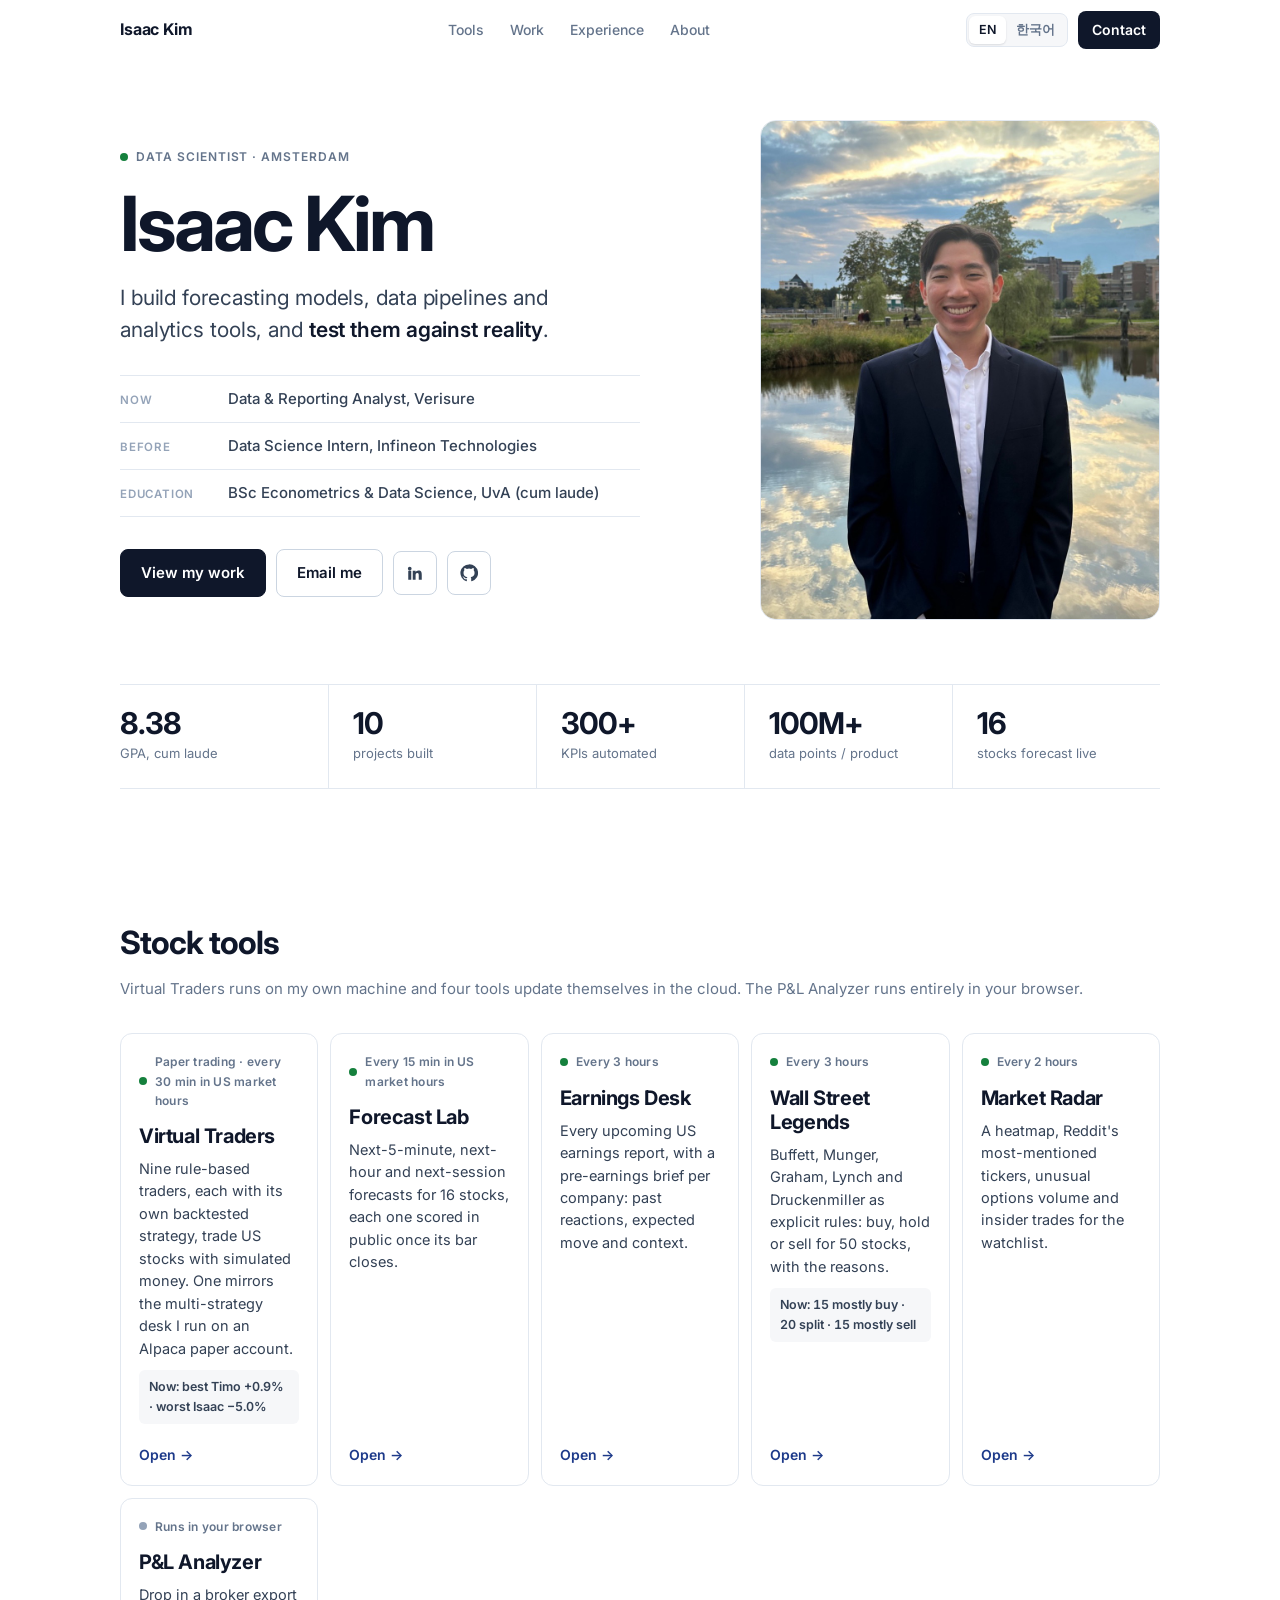
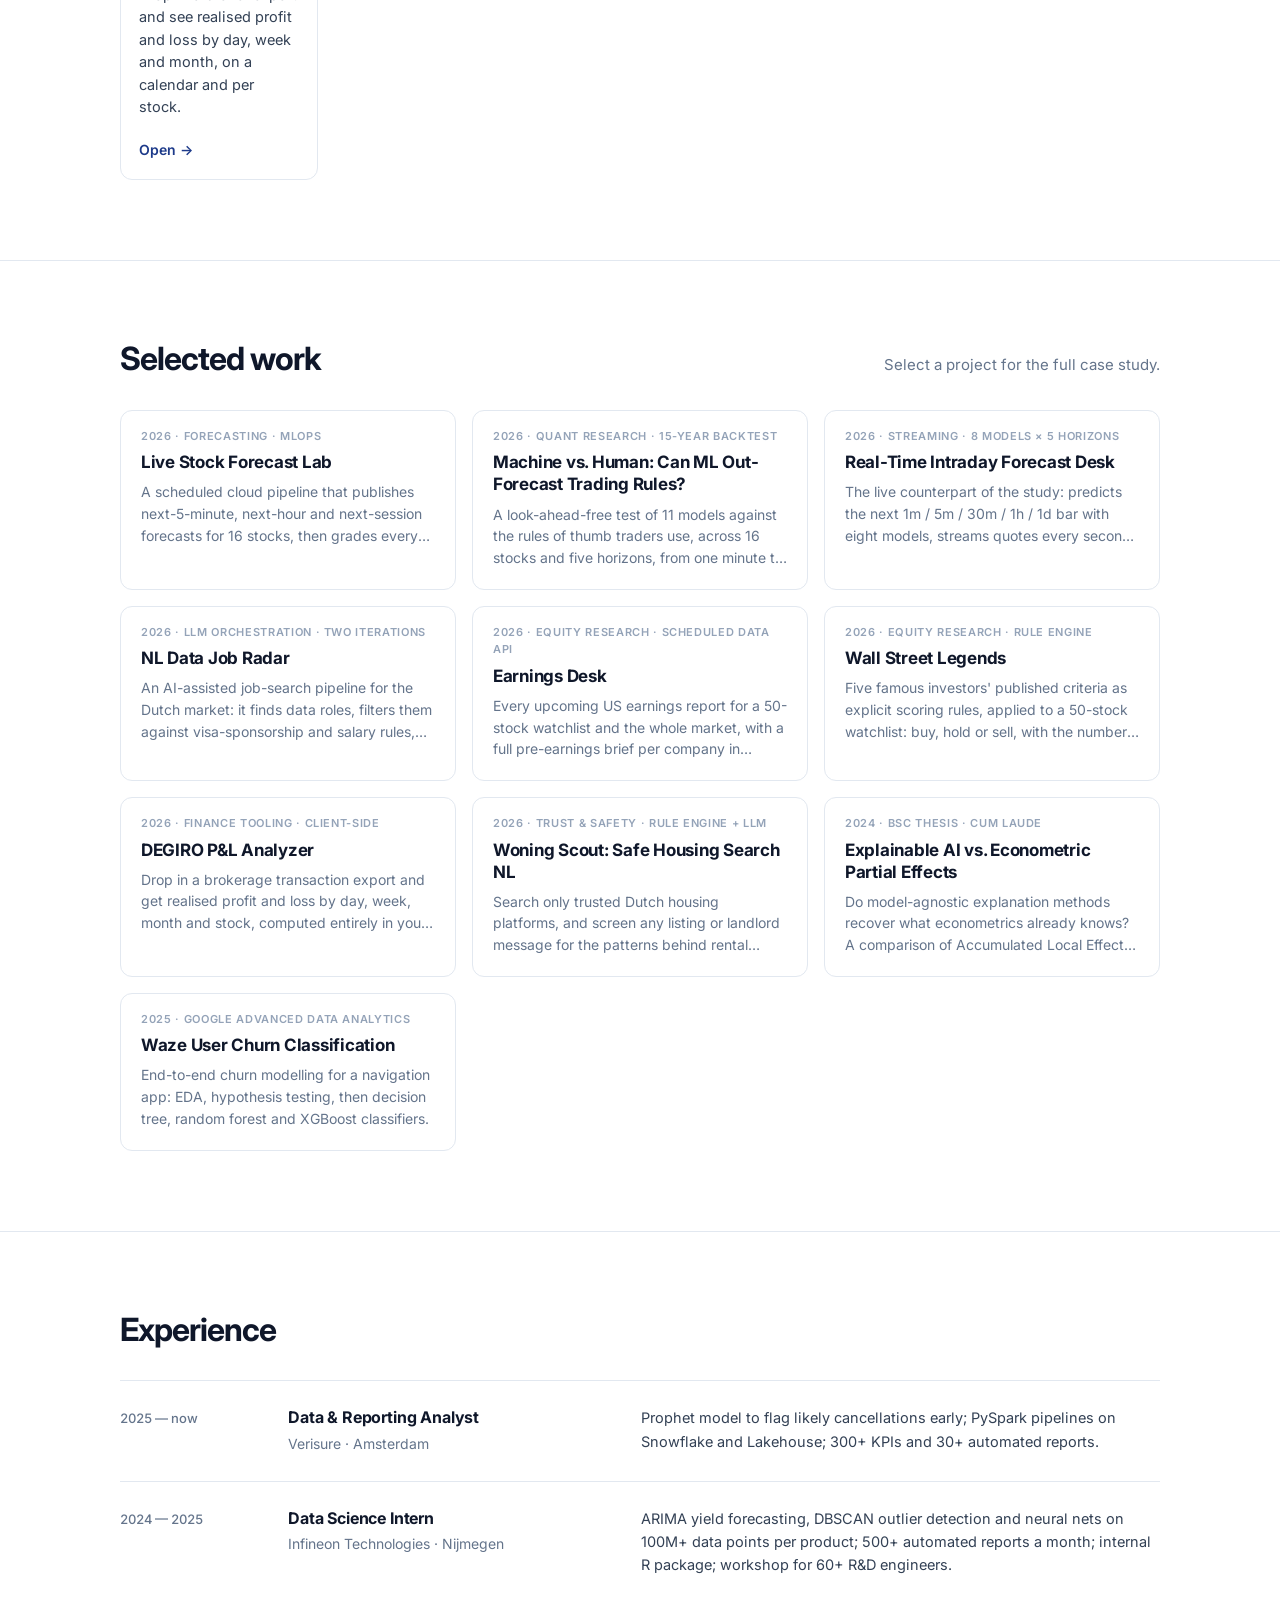
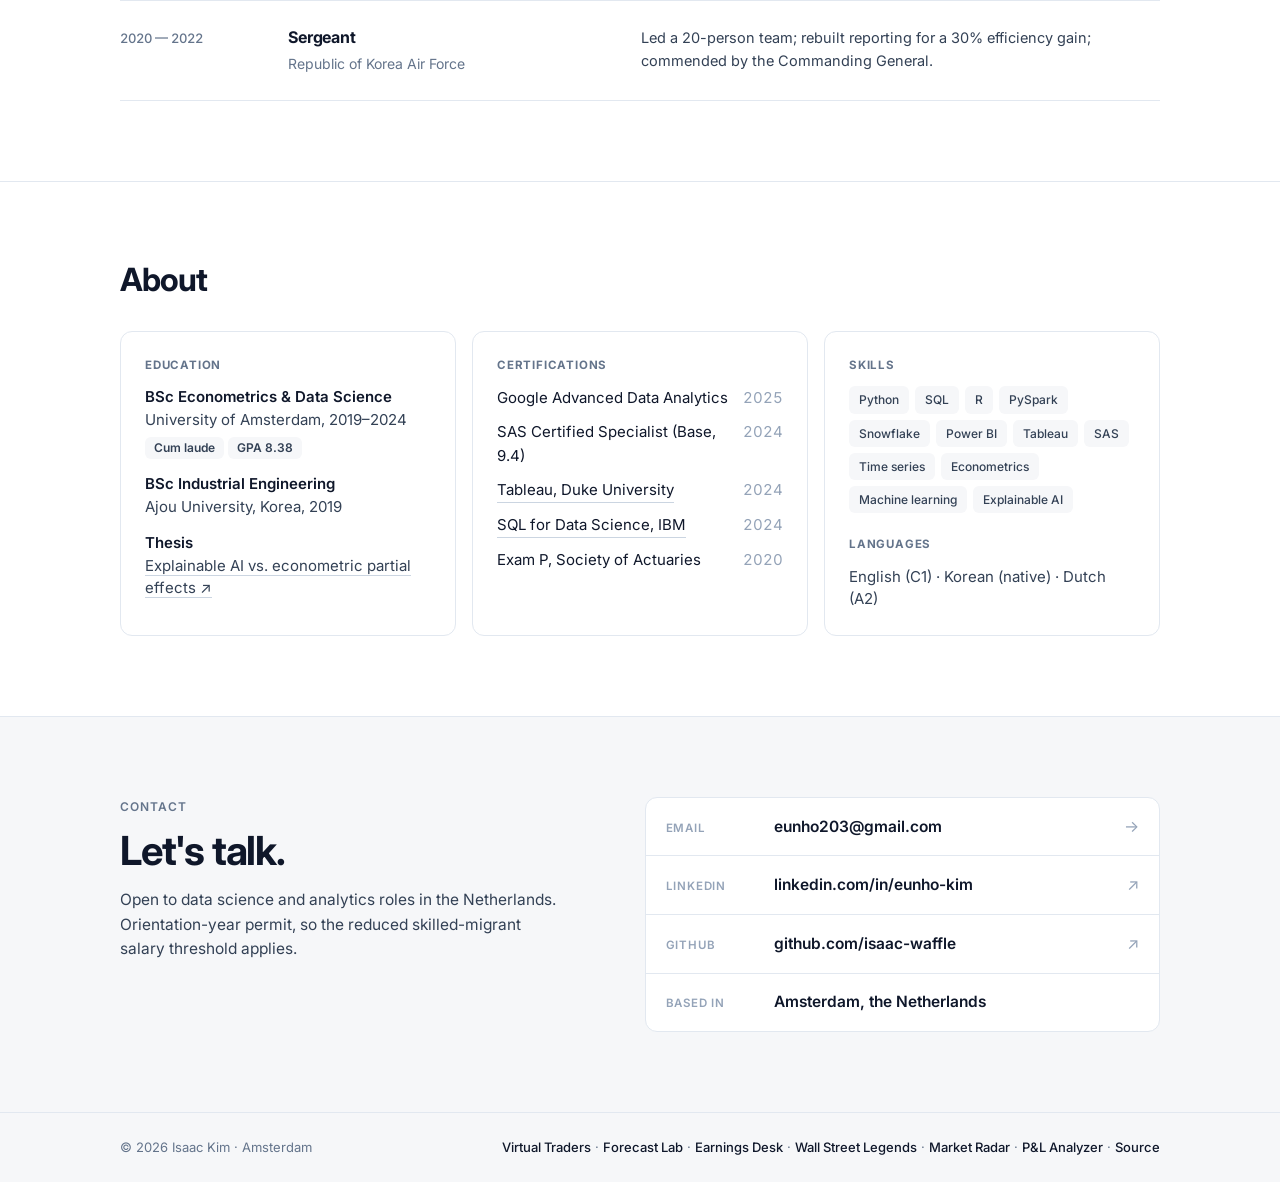
<file: site/index.html>
<!doctype html>
<html lang="en">
<head>
<meta charset="utf-8">
<meta name="viewport" content="width=device-width,initial-scale=1,viewport-fit=cover">
<title>Isaac Kim — Data Scientist</title>
<meta name="description" content="Isaac Kim is a data scientist and econometrician in Amsterdam building forecasting models, data pipelines and analytics tools. Includes a live stock forecast lab that grades itself in public.">
<meta name="theme-color" content="#ffffff">
<meta property="og:title" content="Isaac Kim — Data Scientist">
<meta property="og:description" content="Forecasting, econometrics and data engineering. Live stock forecast lab, case studies and experience.">
<meta property="og:type" content="website">
<meta property="og:url" content="https://isaac-waffle.github.io/portfolio/">
<meta property="og:image" content="https://isaac-waffle.github.io/portfolio/assets/img/isaac.jpg?v=2">
<link rel="icon" href="assets/img/favicon.ico">
<link rel="icon" type="image/png" sizes="32x32" href="assets/img/favicon-32x32.png">
<link rel="apple-touch-icon" href="assets/img/apple-touch-icon.png">
<link rel="preconnect" href="https://fonts.googleapis.com">
<link rel="preconnect" href="https://fonts.gstatic.com" crossorigin>
<link rel="stylesheet" href="https://fonts.googleapis.com/css2?family=Inter:wght@400;500;600;700&display=swap">
<link rel="stylesheet" href="assets/css/style.css?v=23">
<link rel="stylesheet" href="assets/css/home.css?v=6">
<script async src="https://www.googletagmanager.com/gtag/js?id=G-LF9100HZBE"></script>
<script>window.dataLayer=window.dataLayer||[];function gtag(){dataLayer.push(arguments)}gtag('js',new Date());gtag('config','G-LF9100HZBE');</script>
</head>
<body class="home">

<header class="nav" id="nav">
  <div class="wrap">
    <a class="brand" href="#top">Isaac Kim</a>
    <nav aria-label="Primary">
      <ul id="menu">
        <li><a href="#tools" data-i18n="nav.tools">Tools</a></li>
        <li><a href="#work" data-i18n="nav.work">Work</a></li>
        <li><a href="#experience" data-i18n="nav.exp">Experience</a></li>
        <li><a href="#about" data-i18n="nav.about">About</a></li>
      </ul>
    </nav>
    <div class="nav-end">
      <div class="lang" role="group" aria-label="Language">
        <button type="button" id="lang-en" aria-pressed="true">EN</button>
        <button type="button" id="lang-ko" aria-pressed="false">한국어</button>
      </div>
      <a class="cta" href="#contact" data-i18n="nav.contact">Contact</a>
      <button class="menu-btn" id="menuBtn" aria-label="Open menu" aria-expanded="false" aria-controls="menu">
        <svg width="18" height="18" viewBox="0 0 18 18" fill="none" stroke="currentColor" stroke-width="1.6"><path d="M2 5h14M2 13h14"/></svg>
      </button>
    </div>
  </div>
</header>

<main id="top">
  <section class="intro">
    <div class="wrap intro-grid">
      <div class="intro-text">
        <p class="eyebrow"><span class="dot"></span><span data-i18n="hero.eyebrow">Data Scientist · Amsterdam</span></p>
        <h1 class="name">Isaac Kim</h1>
        <p class="pitch" data-i18n="hero.pitch">I build forecasting models, data pipelines and analytics tools, and <em>test them against reality</em>.</p>
        <ul class="facts">
          <li><span data-i18n="hero.now">Now</span><b data-i18n="hero.nowV">Data &amp; Reporting Analyst, Verisure</b></li>
          <li><span data-i18n="hero.before">Before</span><b data-i18n="hero.beforeV">Data Science Intern, Infineon Technologies</b></li>
          <li><span data-i18n="hero.edu">Education</span><b data-i18n="hero.eduV">BSc Econometrics &amp; Data Science, UvA (cum laude)</b></li>
        </ul>
        <div class="actions">
          <a class="btn primary" href="#work" data-i18n="hero.cta">View my work</a>
          <a class="btn" href="mailto:eunho203@gmail.com" data-i18n="hero.mail">Email me</a>
          <a class="icon-btn" href="https://www.linkedin.com/in/eunho-kim" target="_blank" rel="noopener" aria-label="LinkedIn"><svg viewBox="0 0 24 24" fill="currentColor"><path d="M4.98 3.5a2.5 2.5 0 1 1 0 5 2.5 2.5 0 0 1 0-5zM3 9h4v12H3zM9 9h3.8v1.7h.05c.53-1 1.83-2.05 3.77-2.05C20.6 8.65 21 11.2 21 14.5V21h-4v-5.8c0-1.4-.03-3.2-1.95-3.2-1.95 0-2.25 1.5-2.25 3.1V21H9z"/></svg></a>
          <a class="icon-btn" href="https://github.com/isaac-waffle" target="_blank" rel="noopener" aria-label="GitHub"><svg viewBox="0 0 24 24" fill="currentColor"><path d="M12 .5a11.5 11.5 0 0 0-3.64 22.4c.58.1.79-.25.79-.56v-2c-3.2.7-3.88-1.37-3.88-1.37-.52-1.33-1.28-1.69-1.28-1.69-1.04-.71.08-.7.08-.7 1.16.08 1.77 1.19 1.77 1.19 1.03 1.76 2.7 1.25 3.36.96.1-.75.4-1.25.73-1.54-2.55-.29-5.24-1.28-5.24-5.69 0-1.26.45-2.29 1.19-3.1-.12-.29-.52-1.46.11-3.05 0 0 .97-.31 3.17 1.18a11 11 0 0 1 5.77 0c2.2-1.49 3.17-1.18 3.17-1.18.63 1.59.23 2.76.11 3.05.74.81 1.19 1.84 1.19 3.1 0 4.42-2.7 5.4-5.26 5.68.41.36.78 1.06.78 2.14v3.17c0 .31.21.67.8.56A11.5 11.5 0 0 0 12 .5z"/></svg></a>
        </div>
      </div>
      <figure class="portrait">
        <img src="assets/img/isaac.jpg?v=2" alt="Portrait of Isaac Kim" width="960" height="1200">
      </figure>
    </div>
    <div class="wrap">
      <div class="kpi-row">
        <div><b>8.38</b><span data-i18n="kpi.gpa">GPA, cum laude</span></div>
        <div><b id="projCount">10</b><span data-i18n="kpi.proj">projects built</span></div>
        <div><b>300+</b><span data-i18n="kpi.kpis">KPIs automated</span></div>
        <div><b>100M+</b><span data-i18n="kpi.data">data points / product</span></div>
        <div><b>16</b><span data-i18n="kpi.live">stocks forecast live</span></div>
      </div>
    </div>
  </section>

  <section class="sec" id="tools">
    <div class="wrap">
      <div class="sec-row">
        <h2 data-i18n="tools.h">Stock tools</h2>
        <p data-i18n="tools.p">Virtual Traders runs on my own machine and four tools update themselves in the cloud. The P&amp;L Analyzer runs entirely in your browser.</p>
      </div>
      <div class="tool-grid">
        <a class="tool" href="demos/traders.html">
          <span class="tool-top"><span class="dot"></span><span data-i18n="tools.tr.when">Paper trading · every 30 min in US market hours</span></span>
          <h3 data-i18n="tools.tr.h">Virtual Traders</h3>
          <p data-i18n="tools.tr.p">Nine rule-based traders, each with its own backtested strategy, trade US stocks with simulated money. One mirrors the multi-strategy desk I run on an Alpaca paper account.</p>
          <span class="tool-live" id="trLive" hidden></span>
          <span class="go" data-i18n="tools.open">Open</span>
        </a>
        <a class="tool" href="lab.html">
          <span class="tool-top"><span class="dot"></span><span data-i18n="tools.lab.when">Every 15 min in US market hours</span></span>
          <h3>Forecast Lab</h3>
          <p data-i18n="tools.lab.p">Next-5-minute, next-hour and next-session forecasts for 16 stocks, each one scored in public once its bar closes.</p>
          <span class="go" data-i18n="tools.open">Open</span>
        </a>
        <a class="tool" href="demos/earnings.html">
          <span class="tool-top"><span class="dot"></span><span data-i18n="tools.earn.when">Every 3 hours</span></span>
          <h3>Earnings Desk</h3>
          <p data-i18n="tools.earn.p">Every upcoming US earnings report, with a pre-earnings brief per company: past reactions, expected move and context.</p>
          <span class="go" data-i18n="tools.open">Open</span>
        </a>
        <a class="tool" href="demos/legends.html">
          <span class="tool-top"><span class="dot"></span><span data-i18n="tools.leg.when">Every 3 hours</span></span>
          <h3 data-i18n="tools.leg.h">Wall Street Legends</h3>
          <p data-i18n="tools.leg.p">Buffett, Munger, Graham, Lynch and Druckenmiller as explicit rules: buy, hold or sell for 50 stocks, with the reasons.</p>
          <span class="tool-live" id="legLive" hidden></span>
          <span class="go" data-i18n="tools.open">Open</span>
        </a>
        <a class="tool" href="demos/radar.html">
          <span class="tool-top"><span class="dot"></span><span data-i18n="tools.radar.when">Every 2 hours</span></span>
          <h3 data-i18n="tools.radar.h">Market Radar</h3>
          <p data-i18n="tools.radar.p">A heatmap, Reddit's most-mentioned tickers, unusual options volume and insider trades for the watchlist.</p>
          <span class="go" data-i18n="tools.open">Open</span>
        </a>
        <a class="tool" href="demos/pnl.html">
          <span class="tool-top"><span class="dot off"></span><span data-i18n="tools.pnl.when">Runs in your browser</span></span>
          <h3 data-i18n="tools.pnl.h">P&amp;L Analyzer</h3>
          <p data-i18n="tools.pnl.p">Drop in a broker export and see realised profit and loss by day, week and month, on a calendar and per stock.</p>
          <span class="go" data-i18n="tools.open">Open</span>
        </a>
      </div>
    </div>
  </section>

  <section class="sec" id="work">
    <div class="wrap">
      <div class="sec-row">
        <h2 data-i18n="work.h">Selected work</h2>
        <p data-i18n="work.p">Select a project for the full case study.</p>
      </div>
      <div class="work-grid" id="workGrid"></div>
    </div>
  </section>

  <section class="sec" id="experience">
    <div class="wrap">
      <div class="sec-row"><h2 data-i18n="exp.h">Experience</h2></div>
      <div class="xp">
        <div class="xp-row">
          <span class="when" data-i18n="exp.1.when">2025 — now</span>
          <div><b data-i18n="exp.1.role">Data &amp; Reporting Analyst</b><span class="org" data-i18n="exp.1.org">Verisure · Amsterdam</span></div>
          <p data-i18n="exp.1.p">Prophet model to flag likely cancellations early; PySpark pipelines on Snowflake and Lakehouse; 300+ KPIs and 30+ automated reports.</p>
        </div>
        <div class="xp-row">
          <span class="when">2024 — 2025</span>
          <div><b data-i18n="exp.2.role">Data Science Intern</b><span class="org" data-i18n="exp.2.org">Infineon Technologies · Nijmegen</span></div>
          <p data-i18n="exp.2.p">ARIMA yield forecasting, DBSCAN outlier detection and neural nets on 100M+ data points per product; 500+ automated reports a month; internal R package; workshop for 60+ R&amp;D engineers.</p>
        </div>
        <div class="xp-row">
          <span class="when">2020 — 2022</span>
          <div><b data-i18n="exp.3.role">Sergeant</b><span class="org" data-i18n="exp.3.org">Republic of Korea Air Force</span></div>
          <p data-i18n="exp.3.p">Led a 20-person team; rebuilt reporting for a 30% efficiency gain; commended by the Commanding General.</p>
        </div>
      </div>
    </div>
  </section>

  <section class="sec" id="about">
    <div class="wrap">
      <div class="sec-row"><h2 data-i18n="about.h">About</h2></div>
      <div class="about-grid">
        <div class="box">
          <h3 data-i18n="about.edu">Education</h3>
          <p><b data-i18n="about.edu1">BSc Econometrics &amp; Data Science</b><br><span data-i18n="about.edu1s">University of Amsterdam, 2019–2024</span><br><span class="pill">Cum laude</span> <span class="pill">GPA 8.38</span></p>
          <p><b data-i18n="about.edu2">BSc Industrial Engineering</b><br><span data-i18n="about.edu2s">Ajou University, Korea, 2019</span></p>
          <p><b data-i18n="about.thesis">Thesis</b><br><a class="ul" href="https://scripties.uba.uva.nl/search?id=c11249314" target="_blank" rel="noopener" data-i18n="about.thesisT">Explainable AI vs. econometric partial effects ↗</a></p>
        </div>
        <div class="box">
          <h3 data-i18n="about.cert">Certifications</h3>
          <ul class="clean">
            <li>Google Advanced Data Analytics <span>2025</span></li>
            <li>SAS Certified Specialist (Base, 9.4) <span>2024</span></li>
            <li><a class="ul" href="https://www.coursera.org/account/accomplishments/certificate/SLLYQ0B54LX5" target="_blank" rel="noopener">Tableau, Duke University</a> <span>2024</span></li>
            <li><a class="ul" href="https://www.coursera.org/account/accomplishments/certificate/SN6JCJCMASDN" target="_blank" rel="noopener">SQL for Data Science, IBM</a> <span>2024</span></li>
            <li>Exam P, Society of Actuaries <span>2020</span></li>
          </ul>
        </div>
        <div class="box">
          <h3 data-i18n="about.skills">Skills</h3>
          <div class="tags"><span>Python</span><span>SQL</span><span>R</span><span>PySpark</span><span>Snowflake</span><span>Power BI</span><span>Tableau</span><span>SAS</span><span>Time series</span><span>Econometrics</span><span>Machine learning</span><span>Explainable AI</span></div>
          <h3 style="margin-top:22px" data-i18n="about.langs">Languages</h3>
          <p data-i18n="about.langsV">English (C1) · Korean (native) · Dutch (A2)</p>
        </div>
      </div>
    </div>
  </section>

  <section class="sec contact-sec" id="contact">
    <div class="wrap contact-grid">
      <div class="contact-text">
        <p class="label" data-i18n="contact.label">Contact</p>
        <h2 data-i18n="contact.h">Let's talk.</h2>
        <p data-i18n="contact.p">Open to data science and analytics roles in the Netherlands. Orientation-year permit, so the reduced skilled-migrant salary threshold applies.</p>
      </div>
      <ul class="contact-list">
        <li><a href="mailto:eunho203@gmail.com"><span data-i18n="contact.email">Email</span><b>eunho203@gmail.com</b><i aria-hidden="true">→</i></a></li>
        <li><a href="https://www.linkedin.com/in/eunho-kim" target="_blank" rel="noopener"><span>LinkedIn</span><b>linkedin.com/in/eunho-kim</b><i aria-hidden="true">↗</i></a></li>
        <li><a href="https://github.com/isaac-waffle" target="_blank" rel="noopener"><span>GitHub</span><b>github.com/isaac-waffle</b><i aria-hidden="true">↗</i></a></li>
        <li><div><span data-i18n="contact.loc">Based in</span><b data-i18n="contact.locV">Amsterdam, the Netherlands</b></div></li>
      </ul>
    </div>
  </section>
</main>

<footer>
  <div class="wrap">
    <span>© <span id="yr">2026</span> Isaac Kim · Amsterdam</span>
    <span><a href="demos/traders.html" data-i18n="tools.tr.h">Virtual Traders</a> · <a href="lab.html">Forecast Lab</a> · <a href="demos/earnings.html">Earnings Desk</a> · <a href="demos/legends.html" data-i18n="tools.leg.h">Wall Street Legends</a> · <a href="demos/radar.html" data-i18n="tools.radar.h">Market Radar</a> · <a href="demos/pnl.html" data-i18n="tools.pnl.h">P&amp;L Analyzer</a> · <a href="https://github.com/isaac-waffle/portfolio" target="_blank" rel="noopener" data-i18n="foot.src">Source</a></span>
  </div>
</footer>

<dialog class="case" id="caseDlg" aria-labelledby="caseTitle"></dialog>

<script>if("serviceWorker" in navigator)navigator.serviceWorker.getRegistrations().then(function(rs){rs.forEach(function(r){r.unregister()})});</script>
<script src="assets/js/i18n.js?v=4"></script>
<script src="assets/js/main.js?v=23"></script>
</body>
</html>
</file>
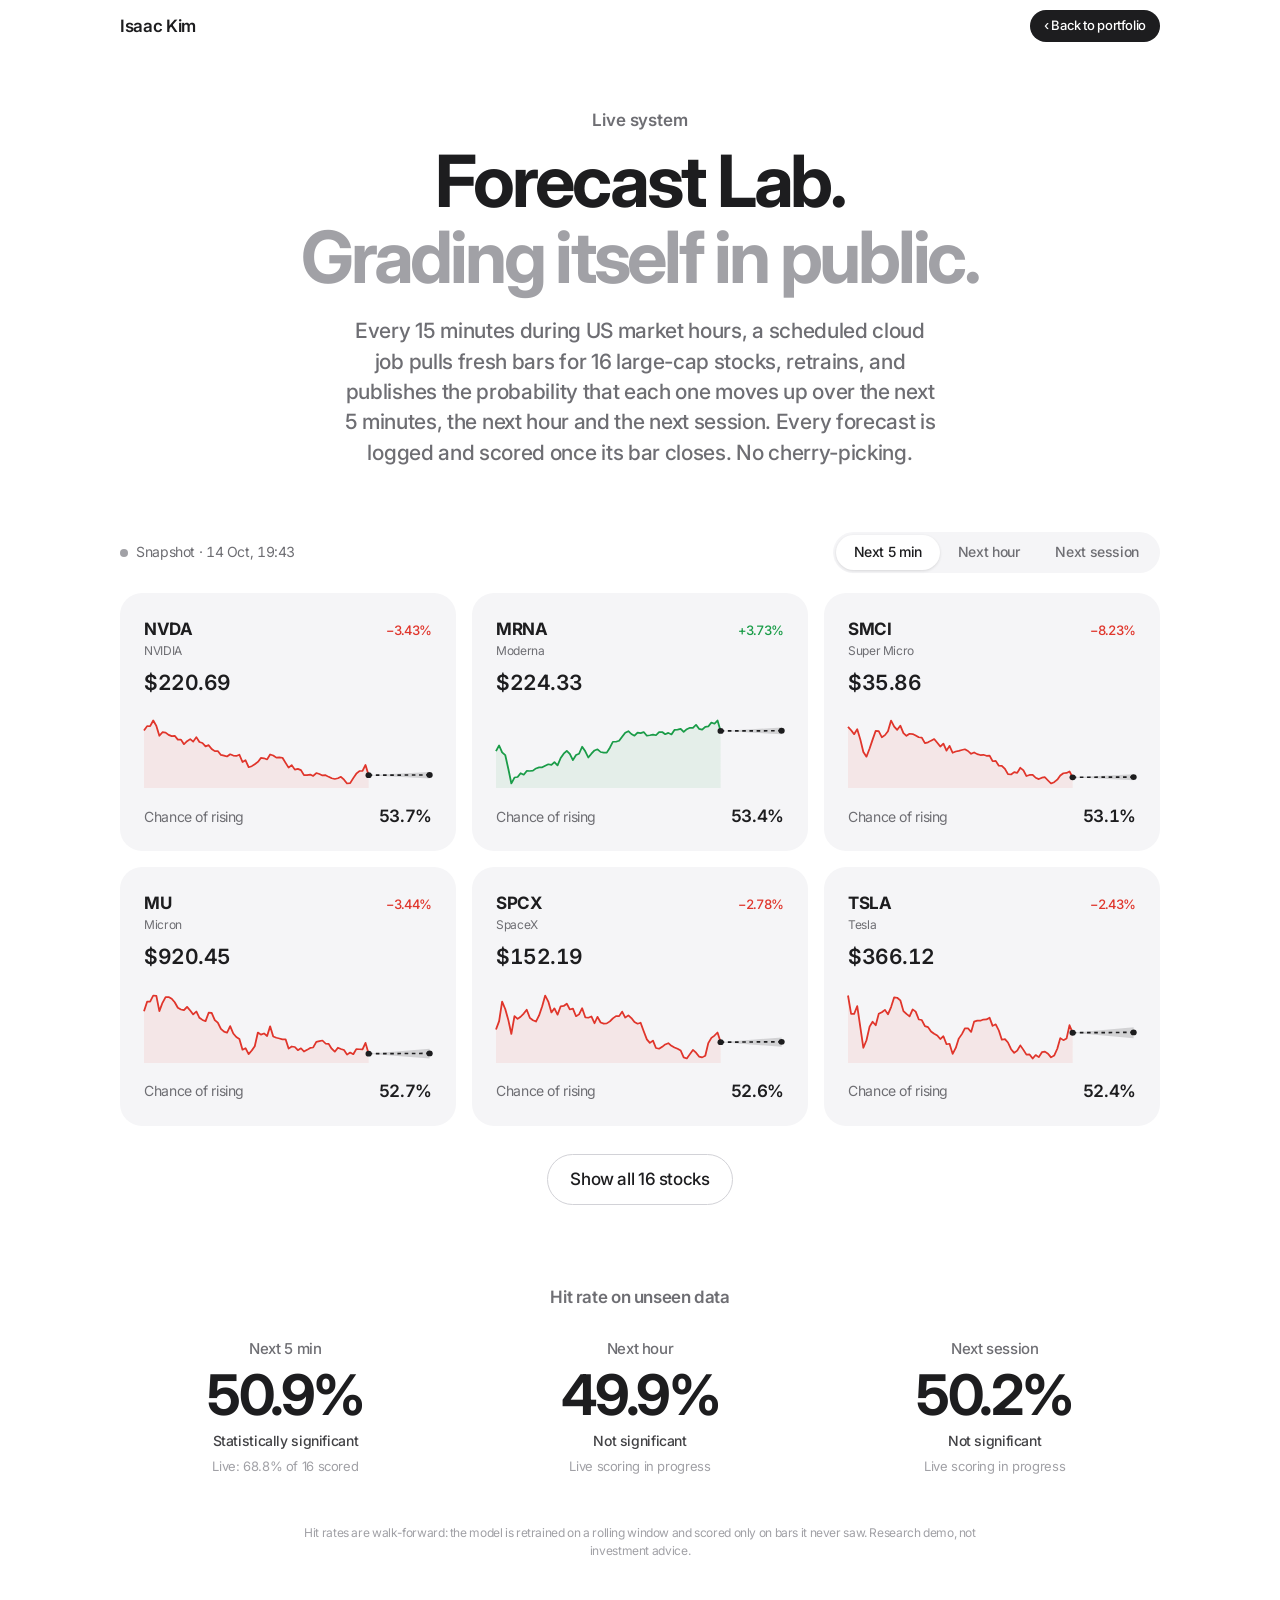
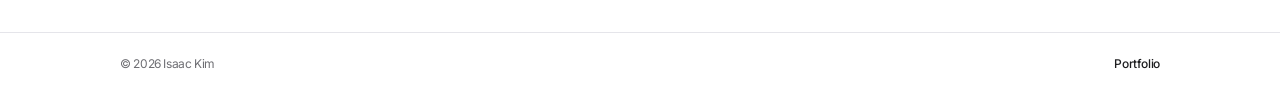
<file: site/lab.html>
<!doctype html>
<html lang="en">
<head>
<meta charset="utf-8">
<meta name="viewport" content="width=device-width,initial-scale=1,viewport-fit=cover">
<title>Forecast Lab — Isaac Kim</title>
<meta name="description" content="Isaac Kim is a data scientist and econometrician in Amsterdam building forecasting models, data pipelines and analytics tools. Includes a live stock forecast lab that grades itself in public.">
<meta name="theme-color" content="#ffffff">
<meta property="og:title" content="Isaac Kim — Data Scientist">
<meta property="og:description" content="Forecasting, econometrics and data engineering. Live stock forecast lab, case studies and experience.">
<meta property="og:type" content="website">
<meta property="og:url" content="https://isaac-waffle.github.io/portfolio/">
<meta property="og:image" content="https://isaac-waffle.github.io/portfolio/assets/img/isaac.jpg?v=2">
<link rel="icon" href="assets/img/favicon.ico">
<link rel="icon" type="image/png" sizes="32x32" href="assets/img/favicon-32x32.png">
<link rel="apple-touch-icon" href="assets/img/apple-touch-icon.png">
<link rel="preconnect" href="https://fonts.googleapis.com">
<link rel="preconnect" href="https://fonts.gstatic.com" crossorigin>
<link rel="stylesheet" href="https://fonts.googleapis.com/css2?family=Inter:wght@400;500;600;700;800&display=swap">
<link rel="stylesheet" href="assets/css/style.css?v=21">
<script async src="https://www.googletagmanager.com/gtag/js?id=G-LF9100HZBE"></script>
<script>window.dataLayer=window.dataLayer||[];function gtag(){dataLayer.push(arguments)}gtag('js',new Date());gtag('config','G-LF9100HZBE');</script>
</head>
<body>
<header class="nav" id="nav">
  <div class="wrap">
    <a class="brand" href="./">Isaac Kim</a>
    <a class="cta" href="./#work">‹ Back to portfolio</a>
  </div>
</header>
<main style="padding-top:52px">
  <section class="block lab" id="lab">
    <div class="wrap">
      <div class="sec-head">
        <div class="reveal">
          <div class="kicker">Live system</div>
          <h2 class="title">Forecast Lab. <em>Grading itself in public.</em></h2>
        </div>
        <p class="reveal">Every 15 minutes during US market hours, a scheduled cloud job pulls fresh bars for 16 large-cap stocks, retrains, and publishes the probability that each one moves up over the next 5 minutes, the next hour and the next session. Every forecast is logged and scored once its bar closes. No cherry-picking.</p>
      </div>

      <div class="lab-bar reveal">
        <span class="status" id="labStatus"><span class="dot off"></span>Loading live data…</span>
        <div class="seg" role="group" aria-label="Forecast horizon" id="hzSeg">
          <button type="button" data-h="5m" aria-pressed="true">Next 5 min</button>
          <button type="button" data-h="1h" aria-pressed="false">Next hour</button>
          <button type="button" data-h="1d" aria-pressed="false">Next session</button>
        </div>
      </div>

      <div class="cards reveal" id="cards" aria-live="polite"></div>
      <div class="more-wrap"><button class="btn" type="button" id="moreBtn">Show all 16 stocks</button></div>

      <div class="scores reveal" id="scorecard" aria-label="Model scorecard"></div>
      <p class="disclaimer">Hit rates are walk-forward: the model is retrained on a rolling window and scored only on bars it never saw. Research demo, not investment advice.</p>
    </div>
  </section>
</main>
<footer><div class="wrap"><span>© 2026 Isaac Kim</span><a href="./">Portfolio</a></div></footer>
<dialog class="case tm" id="tickerDlg" aria-label="Stock forecast detail"></dialog>
<script>
document.querySelectorAll(".reveal").forEach(function(e){e.classList.add("in")});
document.querySelectorAll("dialog.case").forEach(function(d){d.addEventListener("click",function(e){if(e.target===d||e.target.closest("[data-close]"))d.close()})});
</script>
<script src="assets/js/lab.js?v=20"></script>
</body>
</html>
</file>
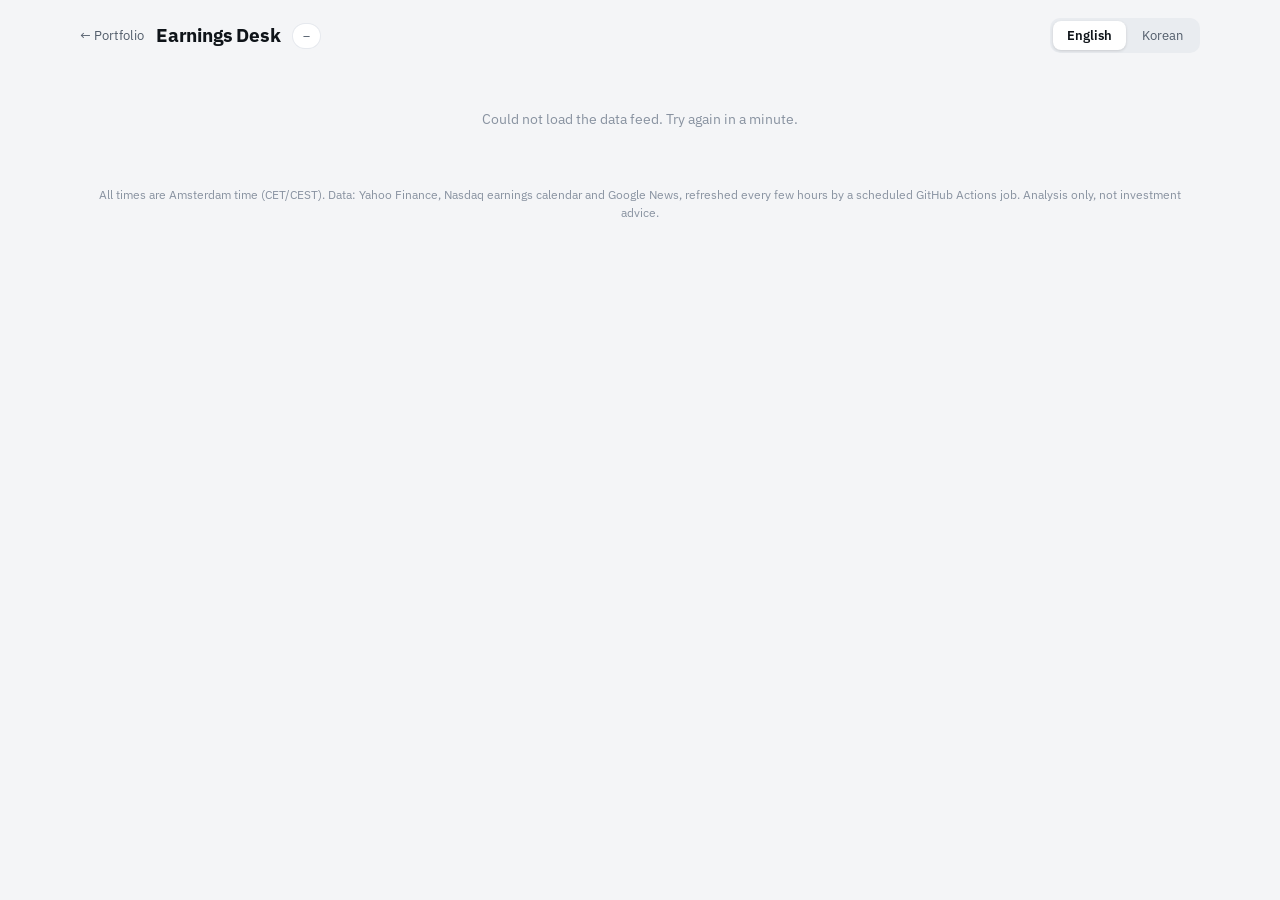
<file: site/demos/earnings.html>
<!doctype html>
<html lang="en">
<head>
<meta charset="utf-8">
<meta name="viewport" content="width=device-width,initial-scale=1,viewport-fit=cover">
<title>Earnings Desk</title>
<meta name="description" content="Upcoming US earnings for a watchlist and the whole market, with company profiles, price analysis, past earnings reactions and options-implied moves. English and Korean.">
<link rel="icon" href="../assets/img/favicon.ico">
<link rel="preconnect" href="https://fonts.googleapis.com">
<link rel="preconnect" href="https://fonts.gstatic.com" crossorigin>
<link href="https://fonts.googleapis.com/css2?family=IBM+Plex+Sans:wght@400;500;600;700&family=IBM+Plex+Mono:wght@400;500&display=swap" rel="stylesheet">
<style>
/* Layout: top bar → calendar (watchlist | all US) or ticker detail (header + section nav + 8 stacked sections). One column, max 1120px */
:root{
  --bg:#f4f5f7; --surface:#ffffff; --cell:#f6f7f9; --seg-bg:#e9ecf0;
  --ink:#0f1419; --ink2:#525d6b; --muted:#8892a0; --line:#e6e9ee; --axis:#cdd3db; --hover:rgba(15,20,25,.05);
  --gain:#0e9f8e; --gain-ink:#06695c; --loss:#e5484d; --loss-ink:#c0252a; --blue:#2f6fe0; --amber:#d08a00; --violet:#7c5cd6;
  --accent:#0f1419; --accent-ink:#ffffff; --focus:#2f6fe0;
  --note-bg:#fff6e0; --note-ink:#6b4a00; --note-line:#f0dba5; --shadow:0 1px 2px rgba(15,20,25,.05),0 8px 24px rgba(15,20,25,.04);
  --font:"IBM Plex Sans","Apple SD Gothic Neo","Malgun Gothic","Noto Sans KR",system-ui,sans-serif;
  --mono:"IBM Plex Mono",ui-monospace,SFMono-Regular,Menlo,monospace;
}
@media (prefers-color-scheme: dark){
  :root:not([data-theme="light"]){
    --bg:#0b0e12; --surface:#14181e; --cell:#1a1f26; --seg-bg:#232932;
    --ink:#eef1f5; --ink2:#b4bcc8; --muted:#8a93a0; --line:#232932; --axis:#394150; --hover:rgba(255,255,255,.06);
    --gain:#16a493; --gain-ink:#4fd6c4; --loss:#e45e5e; --loss-ink:#ff9ea1; --blue:#5b94f5; --amber:#e3a52b; --violet:#a28bf0;
    --accent:#eef1f5; --accent-ink:#0b0e12; --focus:#7aa8ff;
    --note-bg:#2a2412; --note-ink:#e9c76a; --note-line:#4a3f1c; --shadow:0 0 0 1px rgba(255,255,255,.02);
    color-scheme:dark;
  }
}
:root[data-theme="dark"]{
  --bg:#0b0e12; --surface:#14181e; --cell:#1a1f26; --seg-bg:#232932;
  --ink:#eef1f5; --ink2:#b4bcc8; --muted:#8a93a0; --line:#232932; --axis:#394150; --hover:rgba(255,255,255,.06);
  --gain:#16a493; --gain-ink:#4fd6c4; --loss:#e45e5e; --loss-ink:#ff9ea1; --blue:#5b94f5; --amber:#e3a52b; --violet:#a28bf0;
  --accent:#eef1f5; --accent-ink:#0b0e12; --focus:#7aa8ff;
  --note-bg:#2a2412; --note-ink:#e9c76a; --note-line:#4a3f1c; --shadow:0 0 0 1px rgba(255,255,255,.02);
  color-scheme:dark;
}

*{box-sizing:border-box}
html{scroll-padding-top:calc(env(safe-area-inset-top,0px) + 64px)}
body{margin:0;background:var(--bg);color:var(--ink);font-family:var(--font);font-size:14px;line-height:1.5;
  padding-left:max(16px,env(safe-area-inset-left,0px));padding-right:max(16px,env(safe-area-inset-right,0px));padding-block:18px 56px}
.wrap{max-width:1120px;margin-inline:auto;display:flex;flex-direction:column;gap:16px}
h1{font-size:19px;font-weight:700;margin:0;letter-spacing:-.01em}
h2{font-size:16px;font-weight:600;margin:0;text-wrap:balance}
h3{font-size:13px;font-weight:600;margin:0;color:var(--ink2);text-transform:uppercase;letter-spacing:.05em}
p{margin:0}
a{color:var(--blue)}
.sub{color:var(--ink2);font-size:13px}
.mut{color:var(--muted)}
.g{color:var(--gain-ink)} .r{color:var(--loss-ink)}
.num{font-variant-numeric:tabular-nums}
.mono{font-family:var(--mono);font-size:12.5px}
button,select,input{font-family:inherit;font-size:13px}
:focus-visible{outline:2px solid var(--focus);outline-offset:2px}

.top{display:flex;flex-wrap:wrap;gap:10px 16px;align-items:center;justify-content:space-between}
.brand{display:flex;flex-wrap:wrap;gap:6px 12px;align-items:center;min-width:0}
.brand a.home{color:var(--ink2);text-decoration:none;font-size:13px}
.actions{display:flex;flex-wrap:wrap;gap:8px;align-items:center}
.pill{font-size:12px;color:var(--ink2);background:var(--surface);border-radius:999px;padding:3px 10px;box-shadow:0 0 0 1px var(--line);white-space:nowrap}
.pill.warn{color:var(--note-ink);background:var(--note-bg);box-shadow:0 0 0 1px var(--note-line)}
.btn{font-weight:500;border:0;background:var(--surface);color:var(--ink);border-radius:8px;padding:7px 14px;cursor:pointer;box-shadow:0 0 0 1px var(--axis)}
.btn:hover{background:var(--hover)}
.seg{display:inline-flex;background:var(--seg-bg);border-radius:10px;padding:3px;gap:2px;max-width:100%;overflow-x:auto}
.seg button{background:transparent;color:var(--ink2);border:0;border-radius:8px;padding:6px 14px;cursor:pointer;white-space:nowrap}
.seg button[aria-pressed="true"]{background:var(--surface);color:var(--ink);font-weight:600;box-shadow:0 1px 3px rgba(0,0,0,.14)}

.card{background:var(--surface);border-radius:14px;box-shadow:var(--shadow),0 0 0 1px var(--line);padding:18px;display:flex;flex-direction:column;gap:14px;min-width:0}
.card-head{display:flex;flex-wrap:wrap;gap:8px 14px;align-items:baseline;justify-content:space-between}
.tiles{display:grid;grid-template-columns:repeat(auto-fit,minmax(150px,1fr));gap:10px}
.tiles.t5{grid-template-columns:repeat(5,minmax(0,1fr))}
@media (max-width:760px){.tiles.t5{grid-template-columns:repeat(2,minmax(0,1fr))}.tiles.t5 .tile:last-child{grid-column:span 2}}
.tile{background:var(--cell);border-radius:10px;padding:10px 12px;display:flex;flex-direction:column;gap:2px;min-width:0}
.tile .k{font-size:12px;color:var(--ink2)}
.tile .v{font-size:20px;font-weight:600;letter-spacing:-.01em;font-variant-numeric:tabular-nums;overflow-wrap:anywhere}
.tile .s{font-size:12px;color:var(--muted)}
.note{background:var(--note-bg);color:var(--note-ink);border-radius:10px;padding:10px 12px;font-size:13px;box-shadow:0 0 0 1px var(--note-line)}
.grid2{display:grid;grid-template-columns:minmax(0,3fr) minmax(0,2fr);gap:16px}
.grid3{display:grid;grid-template-columns:repeat(3,minmax(0,1fr));gap:16px}
@media (max-width:820px){.grid2,.grid3{grid-template-columns:minmax(0,1fr)}}

.tbl-wrap{overflow-x:auto;border-radius:10px;box-shadow:0 0 0 1px var(--line)}
table{border-collapse:collapse;width:100%;font-variant-numeric:tabular-nums}
th{background:var(--cell);text-align:left;font-weight:500;font-size:12px;color:var(--ink2);padding:8px 10px;white-space:nowrap;position:sticky;top:0}
td{padding:8px 10px;border-top:1px solid var(--line);white-space:nowrap}
td.n,th.n{text-align:right}
tr.go{cursor:pointer;user-select:none}
tr.go:hover td{background:var(--hover)}
tr.off td{color:var(--muted)}
.tk{font-weight:600}
.dot{display:inline-block;width:6px;height:6px;border-radius:50%;background:var(--blue);margin-right:6px;vertical-align:middle}
.dd{display:inline-block;border-radius:6px;padding:1px 7px;font-size:12px;background:var(--cell);color:var(--ink2)}
.dd.hot{background:var(--accent);color:var(--accent-ink)}
.kv{display:grid;grid-template-columns:auto 1fr;gap:6px 16px;font-size:13px}
.kv dt{color:var(--ink2)} .kv dd{margin:0;text-align:right;font-variant-numeric:tabular-nums}
.filters{display:flex;flex-wrap:wrap;gap:10px;align-items:center}
.filters label{display:flex;gap:6px;align-items:center;font-size:13px;color:var(--ink2)}
.filters select,.filters input{background:var(--surface);color:var(--ink);border:0;box-shadow:0 0 0 1px var(--axis);border-radius:8px;padding:6px 10px}
.filters input{min-width:0;width:220px;max-width:100%}
.day-head{display:flex;gap:10px;align-items:baseline;margin-top:6px}

.dhead{display:flex;flex-wrap:wrap;gap:12px 24px;align-items:flex-end;justify-content:space-between}
.dhead .price{font-size:30px;font-weight:700;letter-spacing:-.02em;font-variant-numeric:tabular-nums}
.secnav{position:sticky;top:env(safe-area-inset-top,0px);z-index:5;background:var(--bg);padding-block:8px;display:flex;gap:6px;overflow-x:auto;scrollbar-width:none}
.secnav a{flex:none;font-size:13px;text-decoration:none;color:var(--ink2);background:var(--surface);box-shadow:0 0 0 1px var(--line);border-radius:999px;padding:5px 12px}
.secnav a:hover{color:var(--ink)}
.chart{width:100%;min-width:0;position:relative}
.chart svg{display:block;width:100%}
.tip{position:absolute;left:0;top:0;pointer-events:none;z-index:3;background:var(--surface);color:var(--ink);border-radius:9px;padding:8px 10px;font-size:12px;line-height:1.5;white-space:nowrap;font-variant-numeric:tabular-nums;box-shadow:0 0 0 1px var(--line),0 8px 24px rgba(15,20,25,.14);min-width:170px}
.tip .h{font-weight:600;margin-bottom:3px}
.tip .row{display:flex;justify-content:space-between;gap:16px}
.tip .row span:first-child{color:var(--ink2)}
.tip .sec{margin-top:6px;padding-top:5px;border-top:1px solid var(--line);font-weight:600}
.readout{font-size:12px;color:var(--ink2);min-height:18px;font-variant-numeric:tabular-nums}
.legend{display:flex;flex-wrap:wrap;gap:6px 14px;font-size:12px;color:var(--ink2)}
.legend i{display:inline-block;width:14px;height:3px;border-radius:2px;margin-right:6px;vertical-align:middle}
.seglist{margin:0;padding-left:18px;display:flex;flex-direction:column;gap:4px}
.news{display:flex;flex-direction:column}
.news a{display:flex;flex-direction:column;gap:2px;padding:10px 0;border-top:1px solid var(--line);text-decoration:none;color:var(--ink)}
.news a:first-child{border-top:0}
.news a:hover .t{text-decoration:underline}
.news .m{font-size:12px;color:var(--muted)}
.bars{display:flex;flex-direction:column;gap:6px}
.bars .row{display:grid;grid-template-columns:90px 1fr 32px;gap:8px;align-items:center;font-size:12px}
.bars .track{height:10px;background:var(--cell);border-radius:5px;overflow:hidden}
.bars .fill{height:100%;border-radius:5px}
.overview{max-width:68ch;line-height:1.65}
.empty{padding:40px 0;text-align:center;color:var(--muted)}
.foot{font-size:12px;color:var(--muted);text-align:center}
@media (prefers-reduced-motion:no-preference){html{scroll-behavior:smooth}}
</style>
</head>
<body>
<div class="wrap" id="app">
  <header class="top">
    <div class="brand">
      <a class="home" href="../#work" data-i18n="home">← Portfolio</a>
      <h1 id="title">Earnings Desk</h1>
      <span class="pill" id="updated">Loading…</span>
    </div>
    <div class="actions">
      <button class="btn" id="back" hidden data-i18n="back">← Calendar</button>
      <div class="seg" role="group" aria-label="Language">
        <button id="lang-en" aria-pressed="true">English</button>
        <button id="lang-ko" aria-pressed="false">Korean</button>
      </div>
    </div>
  </header>
  <main id="view"><div class="empty" data-i18n="loading">Loading the latest data…</div></main>
  <p class="foot" data-i18n="foot">All times are Amsterdam time (CET/CEST). Data: Yahoo Finance, Nasdaq earnings calendar and Google News, refreshed every few hours by a scheduled GitHub Actions job. Analysis only, not investment advice.</p>
</div>

<script>
(function () {
  "use strict";
  var qs = new URLSearchParams(location.search);
  var BASE = qs.get("data") || "https://raw.githubusercontent.com/isaac-waffle/portfolio/earnings-data/";
  if (BASE.slice(-1) !== "/") BASE += "/";

  /* ---------- i18n ---------- */
  var T = {
    en: {
      home: "← Portfolio", back: "← Calendar", loading: "Loading the latest data…",
      foot: "All times are Amsterdam time (CET/CEST). Data: Yahoo Finance, Nasdaq earnings calendar and Google News, refreshed every few hours by a scheduled GitHub Actions job. Analysis only, not investment advice.",
      before: "before", after: "after", earnRep: "Earnings report", odds: "Odds and size of the reaction-day move", downProb: "Down probability", avgRise: "Avg rise when up", avgDrop: "Avg drop when down", weighted: "Probability-weighted move", weightedNote: "P(up) × avg rise + P(down) × avg drop", allRep: "All reports", oddsNote: "Based on this stock's own reaction days on record; a small sample, not a forecast.", qoq: "Revenue vs prior quarter", yoy: "Revenue vs a year ago", qEnd: "Quarter ending", vsStart: "vs 5 sessions ago", vsDay: "vs day's first bar", beatW: "Beat", missW: "Miss", ams: "Amsterdam", estimated: "date estimated",
      updated: "Updated", loadFail: "Could not load the data feed. Try again in a minute.",
      watch: "My watchlist", allus: "All US", soon14: "Reporting in 14 days", thisweek: "This week", nextup: "Next up",
      hint: "Double-click a row (tap on a phone) to open the full analysis.",
      hintAll: "Rows with a blue dot are on the watchlist. Every watchlist name and every company worth $50B or more has full analysis; double-click a row to open it. Grey rows have no detail page.",
      ticker: "Ticker", company: "Company", nextE: "Next earnings", dday: "D-day", timing: "Timing", timeAms: "Date & time (Amsterdam)", session: "Pre / after market", clockAms: "Time (Amsterdam)", epsEst: "EPS est.", price: "Price", day: "Day",
      mcap: "Market cap", size: "Size", lyEps: "EPS a year ago", nEst: "Estimates",
      bmo: "Pre-market", amc: "After close", tba: "Time TBA", today: "Today", reported: "Reported", daysAgo: "d ago", noE: "No earnings",
      period: "Days ahead", minCap: "Min. market cap", all: "All", search: "Search ticker or company", companies: "companies", noDetail: "No detail page for this ticker yet",
      secCompany: "Company", secPrice: "Price", secPast: "Past earnings", secOutlook: "Earnings outlook", secSize: "Size", secFund: "Fundamentals", secNews: "News", secRecent: "Recent moves",
      overview: "Business overview", segments: "Main businesses", keyFin: "Key financials", quarterly: "Quarterly revenue and net income", revenue: "Revenue", netIncome: "Net income",
      revTTM: "Revenue (TTM)", revG: "Revenue growth (YoY)", epsG: "Earnings growth (YoY)", gm: "Gross margin", om: "Operating margin", pm: "Net margin", roe: "Return on equity", fcf: "Free cash flow",
      industry: "Industry", country: "Country", employees: "Employees", website: "Website", sector: "Sector",
      noKo: "", ret1w: "1 week", ret1m: "1 month", ret3m: "3 months", ret6m: "6 months", ytd: "Year to date", ret1y: "1 year", vsSpy: "1 year vs S&P 500",
      ma50: "50-day avg", ma200: "200-day avg", volume: "Volume", rsi: "RSI (14)", earnMark: "Dotted lines mark earnings reports",
      trend: "Trend", up: "Uptrend: price above the 50-day, which is above the 200-day.", down: "Downtrend: price below the 50-day, which is below the 200-day.", mixed: "Mixed: the averages disagree, often a turning point.",
      rsiL: "RSI (14)", overbought: "overbought", oversold: "oversold", neutral: "neutral",
      range52: "52-week range", position: "now at", offHigh: "from the high", vol: "Volatility (3-month, annualised)", beta: "beta",
      reports: "Reports on record", upRate: "Up on the reaction day", avgMove: "Average absolute move", beatRate: "Beat EPS estimate", maxMove: "Biggest up / down",
      reacDay: "Reaction day", gap: "Opening gap", w5: "5-day", surprise: "Surprise", est: "Estimate", actual: "Actual", date: "Date",
      reacNote: "Reaction day: same-day close vs prior close for pre-market reports; next-day close vs report-day close for after-close reports.",
      noPast: "No earnings history on record (new listing, or an asset without earnings).",
      disclaimer: "This is the range the options market is pricing plus how the stock has moved in the past. It does not predict the direction and is not investment advice.",
      noNext: "No upcoming earnings date on record.", implied: "Options-implied move", histMove: "Past average move", ratio: "Past ÷ implied",
      ratioLo: "Options price a bigger move than usual", ratioHi: "Past moves beat what options price",
      expiry: "expiry", strike: "strike", rangeTitle: "Expected price range after the report", rangeNote: "±1σ covers roughly 68% of outcomes and ±2σ roughly 95%. Falls back to the past average when options data is missing.",
      now: "Now", scen: "How the stock reacted, by result", beat: "Beat EPS estimate", miss: "Met or missed", count: "Times", avgReac: "Average reaction", upProb: "Up probability",
      scenNote: "If the stock often falls even after a beat, the good news was probably already in the price.", consensus: "Consensus for the next report", avg: "Average", low: "Low", high: "High", eps: "EPS",
      sizeTitle: "Market-cap class", sizeTable: [["Mega cap", "$200B and up", "Most liquid, moves the indexes, smaller earnings reactions"], ["Large cap", "$10B to $200B", "Established, broad analyst coverage"], ["Mid cap", "$2B to $10B", "Between growth and stability"], ["Small cap", "$300M to $2B", "More volatile, bigger earnings reactions"], ["Micro cap", "Under $300M", "Thin liquidity, high risk"]],
      cls: "Class", range: "Range", traits: "Typical traits",
      valuation: "Valuation", health: "Balance sheet and ownership", analysts: "Analysts",
      pe: "P/E (trailing)", fpe: "P/E (forward)", peg: "PEG", ps: "Price / sales", pb: "Price / book", evEbitda: "EV / EBITDA", epsTTM: "EPS (TTM)", div: "Dividend yield",
      cash: "Cash", debt: "Debt", de: "Debt / equity", cr: "Current ratio", short: "Short interest (float)", shortDays: "Days to cover", inst: "Institutions", insider: "Insiders",
      target: "Mean price target", targetRange: "range", analystsN: "analysts", rating: "rating",
      dist: ["Strong buy", "Buy", "Hold", "Sell", "Strong sell"], noNews: "No news in the last two weeks.",
      intraday: "Last 5 sessions (15-minute bars)", last15: "Last 15 sessions", open: "Open", hi: "High", lo: "Low", close: "Close", chg: "Change", volRel: "Volume vs 3M avg",
      bigMoves: "Moves over 2σ", none: "None", crypto: "Bitcoin is not a company, so it has no earnings; only the price sections apply.",
      sizeNames: ["Mega cap", "Large cap", "Mid cap", "Small cap", "Micro cap"], notFound: "No detail page for this ticker."
    },
    ko: {
      home: "← 포트폴리오", back: "← 캘린더", loading: "최신 데이터를 불러오는 중…",
      before: "이전", after: "이후", earnRep: "어닝 발표", odds: "반응일 상승·하락 확률과 폭", downProb: "하락 확률", avgRise: "상승 시 평균 상승폭", avgDrop: "하락 시 평균 하락폭", weighted: "확률 가중 평균 변동", weightedNote: "상승 확률 × 평균 상승폭 + 하락 확률 × 평균 하락폭", allRep: "전체 어닝", oddsNote: "이 종목의 과거 반응일 기록만으로 계산한 값이며, 표본이 작아 예측이 아닙니다.", qoq: "매출 전분기 대비", yoy: "매출 전년 동기 대비", qEnd: "분기 마감", vsStart: "5거래일 전 대비", vsDay: "당일 첫 봉 대비", beatW: "상회", missW: "하회", ams: "암스테르담", estimated: "예상 날짜",
      foot: "모든 시간은 암스테르담 시간(CET/CEST)입니다. 데이터: Yahoo Finance, 나스닥 어닝 캘린더, Google 뉴스. GitHub Actions 예약 작업이 몇 시간마다 갱신합니다. 분석 자료이며 투자 권유가 아닙니다.",
      updated: "갱신", loadFail: "데이터를 불러오지 못했습니다. 잠시 후 다시 시도해 주세요.",
      watch: "내 관심종목", allus: "미국 전체", soon14: "2주 내 어닝", thisweek: "이번 주", nextup: "가장 가까운 어닝",
      hint: "행을 더블클릭하면(휴대폰은 탭) 상세 분석이 열립니다.",
      hintAll: "파란 점은 관심종목입니다. 관심종목 전체와 시가총액 $50B 이상 기업은 상세 분석이 있으며, 행을 더블클릭하면 열립니다. 회색 행은 상세 분석이 없습니다.",
      ticker: "티커", company: "회사", nextE: "다음 어닝", dday: "D-day", timing: "발표 시점", timeAms: "발표 일시 (암스테르담)", session: "장전 / 장후", clockAms: "발표 시각 (암스테르담)", epsEst: "EPS 예상", price: "현재가", day: "일간",
      mcap: "시가총액", size: "규모", lyEps: "전년 EPS", nEst: "추정 수",
      bmo: "장전", amc: "장후", tba: "시간 미정", today: "오늘", reported: "발표됨", daysAgo: "일 전", noE: "어닝 없음",
      period: "기간(일)", minCap: "최소 시가총액", all: "전체", search: "티커 또는 회사명 검색", companies: "개 기업", noDetail: "이 종목은 아직 상세 분석이 없습니다",
      secCompany: "회사 분석", secPrice: "주가 분석", secPast: "과거 어닝 반응", secOutlook: "어닝 후 예측", secSize: "규모", secFund: "투자 지표", secNews: "최근 뉴스", secRecent: "최근 주가 변동",
      overview: "사업 개요", segments: "주요 사업", keyFin: "핵심 재무", quarterly: "분기 매출 · 순이익", revenue: "매출", netIncome: "순이익",
      revTTM: "매출 (TTM)", revG: "매출 성장률 (YoY)", epsG: "이익 성장률 (YoY)", gm: "매출총이익률", om: "영업이익률", pm: "순이익률", roe: "자기자본이익률 (ROE)", fcf: "잉여현금흐름",
      industry: "업종", country: "국가", employees: "직원 수", website: "웹사이트", sector: "섹터",
      noKo: "이 종목은 한국어 요약이 아직 없어 영어 원문을 보여드립니다.", ret1w: "1주", ret1m: "1개월", ret3m: "3개월", ret6m: "6개월", ytd: "연초 대비", ret1y: "1년", vsSpy: "1년 S&P500 대비",
      ma50: "50일선", ma200: "200일선", volume: "거래량", rsi: "RSI (14)", earnMark: "점선은 어닝 발표일입니다",
      trend: "추세", up: "상승 추세: 주가가 50일선 위, 50일선이 200일선 위에 있습니다.", down: "하락 추세: 주가가 50일선 아래, 50일선이 200일선 아래에 있습니다.", mixed: "혼조: 이동평균이 엇갈리는 추세 전환 구간입니다.",
      rsiL: "RSI (14)", overbought: "과매수", oversold: "과매도", neutral: "중립",
      range52: "52주 범위", position: "현재 위치", offHigh: "고점 대비", vol: "변동성 (3개월, 연율)", beta: "베타",
      reports: "기록된 어닝", upRate: "반응일 상승 확률", avgMove: "평균 절대 변동", beatRate: "EPS 예상 상회 비율", maxMove: "최대 상승 / 하락",
      reacDay: "반응일", gap: "시가 갭", w5: "5일 누적", surprise: "서프라이즈", est: "예상", actual: "실제", date: "발표일",
      reacNote: "반응일: 장전 발표는 당일 종가 / 전일 종가, 장후 발표는 다음날 종가 / 발표일 종가로 계산합니다.",
      noPast: "과거 어닝 기록이 없습니다 (신규 상장 또는 어닝이 없는 자산).",
      disclaimer: "옵션 시장이 가격에 반영한 변동 폭과 과거 주가 반응을 보여줄 뿐, 방향을 예측하지 않으며 투자 권유가 아닙니다.",
      noNext: "예정된 어닝 날짜가 없습니다.", implied: "옵션 내재 변동폭", histMove: "과거 평균 변동폭", ratio: "과거 ÷ 내재",
      ratioLo: "옵션이 평소보다 큰 변동을 반영", ratioHi: "과거 변동이 옵션 예상보다 큼",
      expiry: "만기", strike: "행사가", rangeTitle: "발표 후 예상 주가 범위", rangeNote: "±1σ는 약 68%, ±2σ는 약 95% 확률 구간입니다. 옵션 데이터가 없으면 과거 평균으로 대체합니다.",
      now: "현재", scen: "실적 결과별 과거 반응", beat: "EPS 상회 (Beat)", miss: "부합 또는 하회 (Miss)", count: "횟수", avgReac: "평균 반응", upProb: "상승 확률",
      scenNote: "EPS를 상회해도 자주 하락했다면, 기대가 이미 주가에 반영돼 있었다는 뜻일 수 있습니다.", consensus: "다음 실적 컨센서스", avg: "평균", low: "최저", high: "최고", eps: "EPS",
      sizeTitle: "시가총액 분류", sizeTable: [["초대형주", "$200B 이상", "유동성 최고, 지수 영향 큼, 어닝 반응이 상대적으로 작음"], ["대형주", "$10B ~ $200B", "안정적, 애널리스트 커버리지 많음"], ["중형주", "$2B ~ $10B", "성장성과 안정성의 중간"], ["소형주", "$300M ~ $2B", "변동성 큼, 어닝 반응이 큼"], ["초소형주", "$300M 미만", "유동성 낮음, 고위험"]],
      cls: "분류", range: "시가총액", traits: "일반적 특성",
      valuation: "밸류에이션", health: "재무 건전성 · 수급", analysts: "애널리스트",
      pe: "PER (TTM)", fpe: "PER (선행)", peg: "PEG", ps: "PSR", pb: "PBR", evEbitda: "EV/EBITDA", epsTTM: "EPS (TTM)", div: "배당수익률",
      cash: "현금", debt: "부채", de: "부채비율 (D/E)", cr: "유동비율", short: "공매도 비율 (유통주식)", shortDays: "숏 커버 일수", inst: "기관 보유", insider: "내부자 보유",
      target: "평균 목표가", targetRange: "범위", analystsN: "명", rating: "의견",
      dist: ["강력 매수", "매수", "보유", "매도", "강력 매도"], noNews: "최근 2주 뉴스가 없습니다.",
      intraday: "최근 5거래일 (15분봉)", last15: "최근 15거래일", open: "시가", hi: "고가", lo: "저가", close: "종가", chg: "등락", volRel: "거래량 / 3개월 평균",
      bigMoves: "2σ 이상 큰 움직임", none: "없음", crypto: "비트코인은 기업이 아니라 어닝이 없습니다. 주가 관련 항목만 해당됩니다.",
      sizeNames: ["초대형주", "대형주", "중형주", "소형주", "초소형주"], notFound: "이 종목은 상세 분석이 없습니다."
    }
  };
  var lang = "en";
  try { lang = localStorage.getItem("earn-lang") === "ko" ? "ko" : "en"; } catch (e) {}
  var t = function (k) { return T[lang][k] != null ? T[lang][k] : T.en[k]; };

  /* ---------- helpers ---------- */
  var $ = function (s, r) { return (r || document).querySelector(s); };
  var esc = function (s) { return String(s == null ? "" : s).replace(/[&<>"']/g, function (c) { return { "&": "&amp;", "<": "&lt;", ">": "&gt;", '"': "&quot;", "'": "&#39;" }[c]; }); };
  var isNum = function (x) { return typeof x === "number" && isFinite(x); };
  var big = function (x) { if (!isNum(x)) return "–"; var a = Math.abs(x); if (a >= 1e12) return "$" + (x / 1e12).toFixed(2) + "T"; if (a >= 1e9) return "$" + (x / 1e9).toFixed(1) + "B"; if (a >= 1e6) return "$" + (x / 1e6).toFixed(0) + "M"; return "$" + x.toFixed(0); };
  var pct = function (x, d, plain) { if (!isNum(x)) return "–"; var s = (x * 100).toFixed(d == null ? 1 : d) + "%"; return plain ? s : (x > 0 ? "+" : "") + s; };
  var num = function (x, d) { return isNum(x) ? x.toLocaleString("en-US", { minimumFractionDigits: d == null ? 2 : d, maximumFractionDigits: d == null ? 2 : d }) : "–"; };
  var usd = function (x) { return isNum(x) ? "$" + num(x, x >= 1000 ? 0 : 2) : "–"; };
  var cls = function (x) { return isNum(x) && x !== 0 ? (x > 0 ? "g" : "r") : ""; };
  var sizeIdx = function (mc) { if (!isNum(mc)) return -1; var b = mc / 1e9; return b >= 200 ? 0 : b >= 10 ? 1 : b >= 2 ? 2 : b >= 0.3 ? 3 : 4; };
  var sizeName = function (mc) { var i = sizeIdx(mc); return i < 0 ? "–" : t("sizeNames")[i]; };
  var timingName = function (x) { return x === "bmo" ? t("bmo") : x === "amc" ? t("amc") : t("tba"); };
  var parseD = function (s) { var p = s.split("-"); return new Date(+p[0], +p[1] - 1, +p[2]); };
  var daysBetween = function (a, b) { return Math.round((parseD(b) - parseD(a)) / 864e5); };
  var fmtDate = function (s, withDow) {
    if (!s) return "–"; var d = parseD(s);
    if (lang === "ko") return (d.getMonth() + 1) + "/" + d.getDate() + (withDow ? " (" + "일월화수목금토"[d.getDay()] + ")" : "");
    return d.toLocaleDateString("en-US", withDow ? { weekday: "short", month: "short", day: "numeric" } : { month: "short", day: "numeric", year: "numeric" });
  };
  /* every clock time is shown in Amsterdam time; US sessions are converted from New York wall time */
  var TZ = "Europe/Amsterdam";
  var amsClock = function (d) { return d.toLocaleTimeString("en-GB", { timeZone: TZ, hour: "2-digit", minute: "2-digit" }); };
  var amsDateTime = function (d, opts) { return d.toLocaleString(lang === "ko" ? "ko-KR" : "en-US", Object.assign({ timeZone: TZ, month: "short", day: "numeric", hour: "2-digit", minute: "2-digit", hourCycle: "h23" }, opts || {})); };
  var nyToUtc = function (ds, h, m) {
    var p = ds.split("-"), g = Date.UTC(+p[0], +p[1] - 1, +p[2], h, m), at = new Date(g);
    var off = new Date(at.toLocaleString("en-US", { timeZone: "America/New_York" })) - new Date(at.toLocaleString("en-US", { timeZone: "UTC" }));
    return new Date(g - off);
  };
  var parseTs = function (ts) { return ts ? new Date(ts.replace("Z", ":00Z")) : null; };
  var amsDay = function (d) { return d.toLocaleDateString("en-CA", { timeZone: TZ }); };
  /* report clock time in Amsterdam: exact when Yahoo has it, otherwise the US session boundary ("before 15:30") */
  var earnClock = function (timing, ds, ts) {
    var at = parseTs(ts);
    if (at) return amsClock(at);
    if (!ds || (timing !== "bmo" && timing !== "amc")) return "";
    var edge = amsClock(timing === "bmo" ? nyToUtc(ds, 9, 30) : nyToUtc(ds, 16, 0)), w = t(timing === "bmo" ? "before" : "after");
    return lang === "ko" ? edge + " " + w : w + " " + edge;
  };
  /* "Tue, Oct 21 22:00": the report's date and time in Amsterdam */
  var earnWhen = function (timing, ds, ts) {
    var at = parseTs(ts), c = earnClock(timing, ds, ts);
    return fmtDate(at ? amsDay(at) : ds, true) + (c ? " " + c : "");
  };
  var ddLabel = function (n) { return n == null ? "–" : n < 0 ? t("reported") + " " + (-n) + t("daysAgo") : n === 0 ? t("today") : "D-" + n; };
  var css = function (v) { return getComputedStyle(document.documentElement).getPropertyValue(v).trim(); };
  function get(path) { return fetch(BASE + path, { cache: "no-store" }).then(function (r) { if (!r.ok) throw new Error(r.status); return r.json(); }); }

  /* ---------- state ---------- */
  var S = { cal: null, tab: "watch", days: 10, minCap: 2e9, q: "", detail: {}, sym: null, range: 252 };
  try { var saved = JSON.parse(localStorage.getItem("earn-ui") || "{}"); if (saved.tab) S.tab = saved.tab; if (saved.minCap != null) S.minCap = saved.minCap; if (saved.days) S.days = saved.days; } catch (e) {}
  function saveUi() { try { localStorage.setItem("earn-ui", JSON.stringify({ tab: S.tab, minCap: S.minCap, days: S.days })); } catch (e) {} }

  /* ---------- language ---------- */
  function setLang(l) {
    lang = l;
    try { localStorage.setItem("earn-lang", l); } catch (e) {}
    document.documentElement.lang = l;
    $("#lang-en").setAttribute("aria-pressed", l === "en");
    $("#lang-ko").setAttribute("aria-pressed", l === "ko");
    document.querySelectorAll("[data-i18n]").forEach(function (el) { el.textContent = t(el.getAttribute("data-i18n")); });
    render();
  }
  $("#lang-en").onclick = function () { setLang("en"); };
  $("#lang-ko").onclick = function () { setLang("ko"); };
  $("#back").onclick = function () { location.hash = ""; };

  /* ---------- open a ticker: double-click on desktop, single tap on touch ---------- */
  var coarse = window.matchMedia("(pointer: coarse)").matches;
  function bindRows(root) {
    root.querySelectorAll("tr.go").forEach(function (tr) {
      var open = function () { location.hash = tr.getAttribute("data-sym"); };
      tr.addEventListener(coarse ? "click" : "dblclick", open);
      tr.addEventListener("keydown", function (e) { if (e.key === "Enter") open(); });
    });
  }

  /* ---------- calendar view ---------- */
  function renderCalendar() {
    var C = S.cal, today = C.today, covered = {};
    C.covered.forEach(function (s) { covered[s] = 1; });
    var watchSet = {}; C.watch.forEach(function (w) { watchSet[w.sym] = 1; });
    var h = '<div class="seg" role="group" aria-label="View" style="align-self:flex-start">' +
      '<button data-tab="watch" aria-pressed="' + (S.tab === "watch") + '">' + t("watch") + "</button>" +
      '<button data-tab="all" aria-pressed="' + (S.tab === "all") + '">' + t("allus") + "</button></div>";

    if (S.tab === "watch") {
      var rows = C.watch.map(function (w) { var n = w.next ? daysBetween(today, w.next) : null; return Object.assign({ dd: n }, w); });
      rows.sort(function (a, b) { var ka = a.dd == null ? 1e9 : a.dd < 0 ? 1e6 - a.dd : a.dd, kb = b.dd == null ? 1e9 : b.dd < 0 ? 1e6 - b.dd : b.dd; return ka - kb; });
      var soon = rows.filter(function (r) { return r.dd != null && r.dd >= 0 && r.dd <= 14; });
      var wk = rows.filter(function (r) { return r.dd != null && r.dd >= 0 && r.dd <= 6; });
      h += '<div class="tiles">' +
        tile(t("soon14"), soon.length) + tile(t("thisweek"), wk.length) +
        tile(t("nextup"), soon.length ? soon[0].sym : "–", soon.length ? earnWhen(soon[0].timing, soon[0].next, soon[0].ts) + " · " + timingName(soon[0].timing) : "") + "</div>";
      h += '<p class="sub">' + t("hint") + "</p>";
      h += '<div class="tbl-wrap"><table><thead><tr><th>' + t("ticker") + "</th><th>" + t("company") + "</th><th>" + t("timeAms") + "</th><th>" + t("dday") + "</th><th>" + t("session") +
        '</th><th class="n">' + t("epsEst") + '</th><th class="n">' + t("price") + '</th><th class="n">' + t("day") + '</th><th class="n">' + t("mcap") + "</th><th>" + t("size") + "</th></tr></thead><tbody>";
      rows.forEach(function (r) {
        var hot = r.dd != null && r.dd >= 0 && r.dd <= 2;
        h += '<tr class="go" tabindex="0" data-sym="' + esc(r.sym) + '"><td class="tk">' + esc(r.sym) + "</td><td>" + esc(trim(r.name, 30)) + "</td><td>" + (r.next ? (r.dd >= 0 ? earnWhen(r.timing, r.next, r.ts) : fmtDate(r.next, true)) : (r.sym.slice(-4) === "-USD" ? t("noE") : "–")) +
          '</td><td><span class="dd' + (hot ? " hot" : "") + '">' + ddLabel(r.dd) + "</span></td><td>" + (r.next && r.dd >= 0 ? timingName(r.timing) : "") +
          '</td><td class="n">' + num(r.eps) + '</td><td class="n">' + usd(r.price) + '</td><td class="n ' + cls(r.chg) + '">' + pct(r.chg, 2) + '</td><td class="n">' + big(r.mc) + "</td><td>" + sizeName(r.mc) + "</td></tr>";
      });
      h += "</tbody></table></div>";
    } else {
      var end = new Date(parseD(today).getTime() + S.days * 864e5), q = S.q.trim().toLowerCase();
      var list = C.calendar.filter(function (r) {
        return parseD(r.date) < end && (r.mc || 0) >= S.minCap && (!q || r.sym.toLowerCase().indexOf(q) >= 0 || (r.name || "").toLowerCase().indexOf(q) >= 0);
      });
      list.sort(function (a, b) { return a.date < b.date ? -1 : a.date > b.date ? 1 : (b.mc || 0) - (a.mc || 0); });
      var caps = [[0, t("all")], [3e8, "$300M+"], [2e9, "$2B+"], [1e10, "$10B+"], [2e11, "$200B+"]];
      h += '<div class="filters"><label>' + t("period") + ' <select id="f-days">' + [3, 5, 7, 10, 14].map(function (d) { return '<option value="' + d + '"' + (d === S.days ? " selected" : "") + ">" + d + "</option>"; }).join("") +
        '</select></label><label>' + t("minCap") + ' <select id="f-cap">' + caps.map(function (c) { return '<option value="' + c[0] + '"' + (c[0] === S.minCap ? " selected" : "") + ">" + c[1] + "</option>"; }).join("") +
        '</select></label><input id="f-q" type="search" placeholder="' + esc(t("search")) + '" value="' + esc(S.q) + '" aria-label="' + esc(t("search")) + '"></div>';
      h += '<p class="sub">' + list.length + (lang === "ko" ? t("companies") : " " + t("companies")) + " · " + t("hintAll") + "</p>";
      var byDay = {};
      list.forEach(function (r) { (byDay[r.date] = byDay[r.date] || []).push(r); });
      Object.keys(byDay).sort().forEach(function (d) {
        var g = byDay[d];
        h += '<div class="day-head"><h2>' + fmtDate(d, true) + '</h2><span class="sub">' + g.length + (lang === "ko" ? t("companies") : " " + t("companies")) + "</span></div>";
        h += '<div class="tbl-wrap"><table><thead><tr><th>' + t("ticker") + "</th><th>" + t("company") + "</th><th>" + t("clockAms") + "</th><th>" + t("session") + '</th><th class="n">' + t("mcap") + "</th><th>" + t("size") +
          '</th><th class="n">' + t("epsEst") + '</th><th class="n">' + t("lyEps") + '</th><th class="n">' + t("nEst") + "</th></tr></thead><tbody>";
        g.forEach(function (r) {
          var ok = covered[r.sym];
          h += "<tr" + (ok ? ' class="go" tabindex="0" data-sym="' + esc(r.sym) + '"' : ' class="off" title="' + esc(t("noDetail")) + '"') + '><td class="tk">' + (watchSet[r.sym] ? '<span class="dot" aria-hidden="true"></span>' : "") + esc(r.sym) +
            "</td><td>" + esc(trim(r.name, 36)) + "</td><td>" + (earnClock(r.timing, r.date, null) || "–") + "</td><td>" + timingName(r.timing) + '</td><td class="n">' + big(r.mc) + "</td><td>" + sizeName(r.mc) + '</td><td class="n">' + esc(r.eps || "–") +
            '</td><td class="n">' + esc(r.ly || "–") + '</td><td class="n">' + esc(r.n || "–") + "</td></tr>";
        });
        h += "</tbody></table></div>";
      });
      if (!list.length) h += '<div class="empty">–</div>';
    }
    var v = $("#view"); v.innerHTML = '<div style="display:flex;flex-direction:column;gap:14px">' + h + "</div>";
    v.querySelectorAll("[data-tab]").forEach(function (b) { b.onclick = function () { S.tab = b.getAttribute("data-tab"); saveUi(); render(); }; });
    var fd = $("#f-days"), fc = $("#f-cap"), fq = $("#f-q");
    if (fd) fd.onchange = function () { S.days = +fd.value; saveUi(); render(); };
    if (fc) fc.onchange = function () { S.minCap = +fc.value; saveUi(); render(); };
    if (fq) fq.oninput = function () { S.q = fq.value; var pos = fq.selectionStart; render(); var n = $("#f-q"); n.focus(); n.setSelectionRange(pos, pos); };
    bindRows(v);
  }
  function tile(k, v, s, vc) { return '<div class="tile"><span class="k">' + esc(k) + '</span><span class="v ' + (vc || "") + '">' + esc(v) + "</span>" + (s ? '<span class="s">' + esc(s) + "</span>" : "") + "</div>"; }
  function trim(s, n) { s = s || ""; return s.length > n ? s.slice(0, n - 1) + "…" : s; }

  /* ---------- charts (hand-rolled SVG, sized to the container) ---------- */
  function svgOpen(w, h, label) { return '<svg width="' + w + '" height="' + h + '" viewBox="0 0 ' + w + " " + h + '" role="img" aria-label="' + esc(label) + '">'; }
  function ticks(lo, hi, n) {
    var span = hi - lo || 1, step = Math.pow(10, Math.floor(Math.log10(span / n))), err = span / n / step;
    step *= err >= 7.5 ? 10 : err >= 3.5 ? 5 : err >= 1.5 ? 2 : 1;
    var out = []; for (var v = Math.ceil(lo / step) * step; v <= hi + 1e-9; v += step) out.push(+v.toFixed(10)); return out;
  }
  /* hover details: one floating card per chart, follows the pointer, flips at the right edge */
  function tipHtml(title, rows) {
    return '<div class="h">' + esc(title) + "</div>" + rows.filter(Boolean).map(function (r) {
      return r[0] === "§" ? '<div class="sec">' + esc(r[1]) + "</div>" : '<div class="row"><span>' + esc(r[0]) + '</span><span class="' + (r[2] || "") + '">' + r[1] + "</span></div>";
    }).join("");
  }
  function hover(el, o) {
    var svg = el.querySelector("svg"), tip = document.createElement("div"), cur = -1;
    tip.className = "tip"; tip.hidden = true; el.appendChild(tip); svg.style.touchAction = "pan-y";
    var hide = function () { cur = -1; tip.hidden = true; if (o.unmark) o.unmark(); };
    var at = function (e) {
      var b = svg.getBoundingClientRect(), px = e.clientX - b.left, py = e.clientY - b.top, i = o.idx(px);
      if (!(i >= 0 && i < o.n)) { hide(); return; }
      if (i !== cur) { cur = i; tip.innerHTML = o.html(i); if (o.mark) o.mark(i); }
      tip.hidden = false;
      var tw = tip.offsetWidth, th = tip.offsetHeight, ax = o.ax ? o.ax(i) : px, x = ax + 14;
      if (x + tw > b.width) x = ax - tw - 14;
      x = Math.max(0, Math.min(x, b.width - tw));
      tip.style.transform = "translate(" + x + "px," + Math.max(0, Math.min(py - th / 2, b.height - th)) + "px)";
    };
    svg.addEventListener("pointermove", at); svg.addEventListener("pointerdown", at); svg.addEventListener("pointerleave", hide);
  }
  var fmtLong = function (s) {
    var d = parseD(s);
    return lang === "ko" ? d.getFullYear() + "/" + (d.getMonth() + 1) + "/" + d.getDate() + " (" + "일월화수목금토"[d.getDay()] + ")" : d.toLocaleDateString("en-US", { weekday: "short", month: "short", day: "numeric", year: "numeric" });
  };
  var reacRows = function (r) {
    return [[t("timing"), timingName(r.timing)], [t("est"), num(r.est)], [t("actual"), num(r.act)],
      [t("surprise"), pct(r.sur) + (isNum(r.sur) ? " · " + (r.sur > 0 ? t("beatW") : t("missW")) : ""), cls(r.sur)],
      [t("gap"), pct(r.gap), cls(r.gap)], [t("reacDay"), "<b>" + pct(r.day) + "</b>", cls(r.day)], [t("w5"), pct(r.w5), cls(r.w5)]];
  };
  function priceChart(el, d) {
    var rows = d.ohlc.slice(-S.range), W = Math.max(300, el.clientWidth), PH = W < 560 ? 220 : 300, VH = 54, RH = 70, gap = 14, H = PH + VH + RH + gap * 2 + 22;
    var L = 8, R = 58, n = rows.length, x = function (i) { return L + (i + 0.5) * (W - L - R) / n; }, bw = Math.max(1, (W - L - R) / n * 0.7);
    var lo = Infinity, hi = -Infinity; rows.forEach(function (r) { lo = Math.min(lo, r[3], r[7] || Infinity, r[6] || Infinity); hi = Math.max(hi, r[2], r[7] || -Infinity, r[6] || -Infinity); });
    var pad = (hi - lo) * 0.05; lo -= pad; hi += pad;
    var y = function (v) { return 8 + (hi - v) / (hi - lo) * (PH - 16); };
    var vmax = Math.max.apply(null, rows.map(function (r) { return r[5]; })) || 1, vy0 = PH + gap, ry0 = PH + VH + gap * 2;
    var ry = function (v) { return ry0 + (100 - v) / 100 * RH; };
    var up = css("--gain"), dn = css("--loss"), ax = css("--axis"), mut = css("--muted"), line = css("--line");
    var s = svgOpen(W, H, d.sym + " price chart");
    ticks(lo, hi, 5).forEach(function (v) { s += '<line x1="' + L + '" x2="' + (W - R) + '" y1="' + y(v) + '" y2="' + y(v) + '" stroke="' + line + '"/><text x="' + (W - R + 6) + '" y="' + (y(v) + 4) + '" font-size="11" fill="' + mut + '">' + num(v, v >= 100 ? 0 : 2) + "</text>"; });
    var edates = {}; (d.reactions || []).forEach(function (r) { edates[r.date] = 1; });
    rows.forEach(function (r, i) { if (edates[r[0]]) s += '<line x1="' + x(i) + '" x2="' + x(i) + '" y1="4" y2="' + PH + '" stroke="' + mut + '" stroke-dasharray="2 3"/>'; });
    if (n <= 160) rows.forEach(function (r, i) {
      var c = r[4] >= r[1] ? up : dn;
      s += '<line x1="' + x(i) + '" x2="' + x(i) + '" y1="' + y(r[2]) + '" y2="' + y(r[3]) + '" stroke="' + c + '"/><rect x="' + (x(i) - bw / 2) + '" y="' + Math.min(y(r[1]), y(r[4])) + '" width="' + bw + '" height="' + Math.max(1, Math.abs(y(r[1]) - y(r[4]))) + '" fill="' + c + '"/>';
    });
    else s += '<path d="' + rows.map(function (r, i) { return (i ? "L" : "M") + x(i).toFixed(1) + " " + y(r[4]).toFixed(1); }).join("") + '" fill="none" stroke="' + css("--ink") + '" stroke-width="1.5"/>';
    [[6, css("--amber")], [7, css("--violet")]].forEach(function (m) {
      var p = "", on = false; rows.forEach(function (r, i) { if (isNum(r[m[0]])) { p += (on ? "L" : "M") + x(i).toFixed(1) + " " + y(r[m[0]]).toFixed(1); on = true; } });
      if (p) s += '<path d="' + p + '" fill="none" stroke="' + m[1] + '" stroke-width="1.4"/>';
    });
    rows.forEach(function (r, i) { var hgt = r[5] / vmax * VH; s += '<rect x="' + (x(i) - bw / 2) + '" y="' + (vy0 + VH - hgt) + '" width="' + bw + '" height="' + hgt + '" fill="' + (r[4] >= r[1] ? up : dn) + '" opacity=".45"/>'; });
    s += '<text x="' + (W - R + 6) + '" y="' + (vy0 + 10) + '" font-size="11" fill="' + mut + '">' + t("volume") + "</text>";
    [30, 70].forEach(function (v) { s += '<line x1="' + L + '" x2="' + (W - R) + '" y1="' + ry(v) + '" y2="' + ry(v) + '" stroke="' + (v === 70 ? dn : up) + '" stroke-dasharray="3 3" opacity=".7"/><text x="' + (W - R + 6) + '" y="' + (ry(v) + 4) + '" font-size="11" fill="' + mut + '">' + v + "</text>"; });
    s += '<path d="' + rows.map(function (r, i) { return isNum(r[8]) ? (i ? "L" : "M") + x(i).toFixed(1) + " " + ry(r[8]).toFixed(1) : ""; }).join("") + '" fill="none" stroke="' + css("--blue") + '" stroke-width="1.3"/>';
    s += '<text x="' + (W - R + 6) + '" y="' + (ry0 + RH / 2 + 4) + '" font-size="11" fill="' + mut + '">RSI</text>';
    var lab = Math.max(1, Math.floor(n / (W < 560 ? 3 : 6)));
    for (var i = 0; i < n; i += lab) s += '<text x="' + x(i) + '" y="' + (H - 4) + '" font-size="11" fill="' + mut + '" text-anchor="middle">' + rows[i][0].slice(2, 7).replace("-", ".") + "</text>";
    s += '<line id="xh" x1="0" x2="0" y1="0" y2="' + (H - 18) + '" stroke="' + ax + '" visibility="hidden"/><circle id="xd" r="4" fill="' + css("--ink") + '" stroke="' + css("--surface") + '" stroke-width="2" visibility="hidden"/></svg>';
    el.innerHTML = s;
    var ro = el.previousElementSibling, xh = el.querySelector("#xh"), xd = el.querySelector("#xd"), off = d.ohlc.length - n, emap = {};
    (d.reactions || []).forEach(function (r) { emap[r.date] = r; });
    var readout = function (i) { var r = rows[i]; ro.innerHTML = esc(r[0]) + " · O " + num(r[1]) + " H " + num(r[2]) + " L " + num(r[3]) + " C <b>" + num(r[4]) + "</b> · " + t("volume") + " " + num(r[5] / 1e6, 1) + "M · RSI " + (isNum(r[8]) ? r[8].toFixed(0) : "–"); };
    readout(n - 1);
    hover(el, {
      n: n, ax: x, idx: function (px) { return Math.floor((px - L) / ((W - L - R) / n)); },
      html: function (i) {
        var r = rows[i], prev = d.ohlc[off + i - 1], chg = prev ? r[4] / prev[4] - 1 : null, e = emap[r[0]];
        return tipHtml(fmtLong(r[0]), [[t("open"), num(r[1])], [t("hi"), num(r[2])], [t("lo"), num(r[3])], [t("close"), "<b>" + num(r[4]) + "</b>"],
          [t("chg"), pct(chg, 2), cls(chg)], [t("volume"), num(r[5] / 1e6, 1) + "M"], [t("ma50"), num(r[6]) + (isNum(r[6]) ? " (" + pct(r[4] / r[6] - 1) + ")" : "")],
          [t("ma200"), num(r[7]) + (isNum(r[7]) ? " (" + pct(r[4] / r[7] - 1) + ")" : "")], ["RSI (14)", isNum(r[8]) ? r[8].toFixed(0) : "–"]]
          .concat(e ? [["§", t("earnRep")]].concat(reacRows(e)) : []));
      },
      mark: function (i) { readout(i); xh.setAttribute("x1", x(i)); xh.setAttribute("x2", x(i)); xh.setAttribute("visibility", "visible"); xd.setAttribute("cx", x(i)); xd.setAttribute("cy", y(rows[i][4])); xd.setAttribute("visibility", "visible"); },
      unmark: function () { readout(n - 1); xh.setAttribute("visibility", "hidden"); xd.setAttribute("visibility", "hidden"); }
    });
  }
  function barChart(el, items, opts) {
    var W = Math.max(300, el.clientWidth), H = opts.h || 220, L = 8, R = 46, T = 22, B = 24, n = items.length;
    var vals = items.map(function (it) { return it.v; }).filter(isNum), lo = Math.min(0, Math.min.apply(null, vals)), hi = Math.max(0, Math.max.apply(null, vals));
    var pad = (hi - lo) * 0.12 || 0.01; lo -= lo < 0 ? pad : 0; hi += pad;
    var y = function (v) { return T + (hi - v) / (hi - lo) * (H - T - B); }, bw = (W - L - R) / n, mut = css("--muted"), line = css("--line");
    var s = svgOpen(W, H, opts.label) + '<rect id="hl" y="' + (T - 14) + '" width="' + bw + '" height="' + (H - T - B + 14) + '" rx="6" fill="' + css("--hover") + '" visibility="hidden"/>';
    ticks(lo, hi, 4).forEach(function (v) { s += '<line x1="' + L + '" x2="' + (W - R) + '" y1="' + y(v) + '" y2="' + y(v) + '" stroke="' + line + '"/><text x="' + (W - R + 6) + '" y="' + (y(v) + 4) + '" font-size="11" fill="' + mut + '">' + opts.fmt(v) + "</text>"; });
    items.forEach(function (it, i) {
      if (!isNum(it.v)) return;
      var x0 = L + i * bw + bw * 0.15, w = bw * 0.7, y0 = y(Math.max(0, it.v)), hh = Math.max(1, Math.abs(y(it.v) - y(0)));
      s += '<rect x="' + x0 + '" y="' + y0 + '" width="' + w + '" height="' + hh + '" rx="3" fill="' + (it.c || (it.v >= 0 ? css("--gain") : css("--loss"))) + '"/>';
      if (opts.labels && bw > 26) s += '<text x="' + (x0 + w / 2) + '" y="' + (it.v >= 0 ? y0 - 5 : y0 + hh + 12) + '" font-size="10.5" fill="' + css("--ink2") + '" text-anchor="middle">' + opts.fmt(it.v) + "</text>";
      var every = Math.ceil(n / (W / 70));
      if (i % every === 0) s += '<text x="' + (x0 + w / 2) + '" y="' + (H - 6) + '" font-size="11" fill="' + mut + '" text-anchor="middle">' + esc(it.x) + "</text>";
    });
    el.innerHTML = s + '<line x1="' + L + '" x2="' + (W - R) + '" y1="' + y(0) + '" y2="' + y(0) + '" stroke="' + css("--axis") + '"/></svg>';
    var hl = el.querySelector("#hl");
    if (opts.html) hover(el, {
      n: n, ax: function (i) { return L + (i + 0.5) * bw; }, idx: function (px) { return Math.floor((px - L) / bw); }, html: opts.html,
      mark: function (i) { hl.setAttribute("x", L + i * bw); hl.setAttribute("visibility", "visible"); }, unmark: function () { hl.setAttribute("visibility", "hidden"); }
    });
  }
  function groupBars(el, q) {
    var W = Math.max(300, el.clientWidth), H = 220, L = 8, R = 56, T = 12, B = 24, n = q.length;
    var vals = []; q.forEach(function (r) { if (isNum(r[1])) vals.push(r[1]); if (isNum(r[2])) vals.push(r[2]); });
    var lo = Math.min(0, Math.min.apply(null, vals)), hi = Math.max.apply(null, vals) * 1.08, y = function (v) { return T + (hi - v) / (hi - lo) * (H - T - B); };
    var bw = (W - L - R) / n, mut = css("--muted"), s = svgOpen(W, H, t("quarterly")) + '<rect id="hl" y="0" width="' + bw + '" height="' + (H - B) + '" rx="6" fill="' + css("--hover") + '" visibility="hidden"/>';
    ticks(lo, hi, 4).forEach(function (v) { s += '<line x1="' + L + '" x2="' + (W - R) + '" y1="' + y(v) + '" y2="' + y(v) + '" stroke="' + css("--line") + '"/><text x="' + (W - R + 6) + '" y="' + (y(v) + 4) + '" font-size="11" fill="' + mut + '">' + big(v) + "</text>"; });
    q.forEach(function (r, i) {
      [[1, css("--blue")], [2, css("--gain")]].forEach(function (m, j) {
        var v = r[m[0]]; if (!isNum(v)) return;
        var x0 = L + i * bw + bw * (0.12 + j * 0.38), w = bw * 0.36, y0 = y(Math.max(0, v));
        s += '<rect x="' + x0 + '" y="' + y0 + '" width="' + w + '" height="' + Math.max(1, Math.abs(y(v) - y(0))) + '" rx="3" fill="' + (v < 0 ? css("--loss") : m[1]) + '"/>';
      });
      s += '<text x="' + (L + i * bw + bw / 2) + '" y="' + (H - 6) + '" font-size="11" fill="' + mut + '" text-anchor="middle">' + r[0].slice(2).replace("-", ".") + "</text>";
    });
    el.innerHTML = s + "</svg>";
    var hl = el.querySelector("#hl");
    hover(el, {
      n: n, ax: function (i) { return L + (i + 0.5) * bw; }, idx: function (px) { return Math.floor((px - L) / bw); },
      html: function (i) {
        var r = q[i], pq = q[i - 1], py = q[i - 4], d0 = parseD(r[0] + "-01");
        var qoq = pq && isNum(pq[1]) ? r[1] / pq[1] - 1 : null, yoy = py && isNum(py[1]) ? r[1] / py[1] - 1 : null, m = isNum(r[2]) && r[1] ? r[2] / r[1] : null;
        var label = lang === "ko" ? d0.getFullYear() + "년 " + (d0.getMonth() + 1) + "월 " + t("qEnd") : t("qEnd") + " " + d0.toLocaleDateString("en-US", { month: "short", year: "numeric" });
        return tipHtml(label, [[t("revenue"), big(r[1])], [t("netIncome"), big(r[2]), cls(r[2])], [t("pm"), pct(m, 1, true)], [t("qoq"), pct(qoq), cls(qoq)], yoy != null ? [t("yoy"), pct(yoy), cls(yoy)] : null]);
      },
      mark: function (i) { hl.setAttribute("x", L + i * bw); hl.setAttribute("visibility", "visible"); }, unmark: function () { hl.setAttribute("visibility", "hidden"); }
    });
  }
  function areaChart(el, pts) {
    var W = Math.max(300, el.clientWidth), H = 200, L = 8, R = 58, T = 10, B = 22, n = pts.length;
    var vs = pts.map(function (p) { return p[1]; }), lo = Math.min.apply(null, vs), hi = Math.max.apply(null, vs), pad = (hi - lo) * 0.08 || 1; lo -= pad; hi += pad;
    var x = function (i) { return L + i / (n - 1) * (W - L - R); }, y = function (v) { return T + (hi - v) / (hi - lo) * (H - T - B); };
    var c = vs[n - 1] >= vs[0] ? css("--gain") : css("--loss"), mut = css("--muted"), s = svgOpen(W, H, t("intraday"));
    ticks(lo, hi, 4).forEach(function (v) { s += '<line x1="' + L + '" x2="' + (W - R) + '" y1="' + y(v) + '" y2="' + y(v) + '" stroke="' + css("--line") + '"/><text x="' + (W - R + 6) + '" y="' + (y(v) + 4) + '" font-size="11" fill="' + mut + '">' + num(v, v >= 100 ? 0 : 2) + "</text>"; });
    var path = pts.map(function (p, i) { return (i ? "L" : "M") + x(i).toFixed(1) + " " + y(p[1]).toFixed(1); }).join("");
    s += '<path d="' + path + "L" + x(n - 1) + " " + (H - B) + "L" + x(0) + " " + (H - B) + 'Z" fill="' + c + '" opacity=".12"/><path d="' + path + '" fill="none" stroke="' + c + '" stroke-width="1.6"/>';
    s += '<circle cx="' + x(n - 1) + '" cy="' + y(vs[n - 1]) + '" r="3.5" fill="' + c + '"/>';
    var lastDay = "";
    var dayFirst = [], first = 0;
    pts.forEach(function (p, i) { var dday = p[0].slice(0, 10); if (dday !== lastDay) { lastDay = dday; first = i; if (i) s += '<line x1="' + x(i) + '" x2="' + x(i) + '" y1="' + T + '" y2="' + (H - B) + '" stroke="' + css("--line") + '"/>'; s += '<text x="' + (x(i) + 4) + '" y="' + (H - 6) + '" font-size="11" fill="' + mut + '">' + fmtDate(dday, false).replace(/, \d{4}/, "") + "</text>"; } dayFirst.push(first); });
    s += '<line id="xh" y1="' + T + '" y2="' + (H - B) + '" stroke="' + css("--axis") + '" visibility="hidden"/><circle id="xd" r="4" fill="' + c + '" stroke="' + css("--surface") + '" stroke-width="2" visibility="hidden"/>';
    el.innerHTML = s + "</svg>";
    var xh = el.querySelector("#xh"), xd = el.querySelector("#xd");
    hover(el, {
      n: n, ax: x, idx: function (px) { return Math.round((px - L) / (W - L - R) * (n - 1)); },
      html: function (i) {
        var p = pts[i], hm = p[0].slice(11).split(":"), at = nyToUtc(p[0].slice(0, 10), +hm[0], +hm[1]);
        var a = p[1] / pts[0][1] - 1, b = p[1] / pts[dayFirst[i]][1] - 1;
        return tipHtml(amsDateTime(at, { weekday: "short" }) + " · " + t("ams"), [[t("price"), "<b>" + num(p[1]) + "</b>"], [t("vsDay"), pct(b, 2), cls(b)], [t("vsStart"), pct(a, 2), cls(a)]]);
      },
      mark: function (i) { xh.setAttribute("x1", x(i)); xh.setAttribute("x2", x(i)); xh.setAttribute("visibility", "visible"); xd.setAttribute("cx", x(i)); xd.setAttribute("cy", y(vs[i])); xd.setAttribute("visibility", "visible"); },
      unmark: function () { xh.setAttribute("visibility", "hidden"); xd.setAttribute("visibility", "hidden"); }
    });
  }
  function rangeChart(el, price, move) {
    var W = Math.max(300, el.clientWidth), H = 96, L = 30, R = 30, lo = price * (1 - 2.4 * move), hi = price * (1 + 2.4 * move);
    var x = function (v) { return L + (v - lo) / (hi - lo) * (W - L - R); }, s = svgOpen(W, H, t("rangeTitle")), ink2 = css("--ink2");
    s += '<rect x="' + x(price * (1 - 2 * move)) + '" y="34" width="' + (x(price * (1 + 2 * move)) - x(price * (1 - 2 * move))) + '" height="22" rx="6" fill="' + css("--axis") + '" opacity=".45"/>';
    s += '<rect x="' + x(price * (1 - move)) + '" y="34" width="' + (x(price * (1 + move)) - x(price * (1 - move))) + '" height="22" rx="6" fill="' + css("--blue") + '" opacity=".4"/>';
    s += '<line x1="' + x(price) + '" x2="' + x(price) + '" y1="28" y2="62" stroke="' + css("--ink") + '" stroke-width="2"/>';
    [[-2, "−2σ"], [-1, "−1σ"], [0, t("now")], [1, "+1σ"], [2, "+2σ"]].forEach(function (k, i) {
      var v = price * (1 + k[0] * move), above = i % 2 === 0;
      if (W < 480 && Math.abs(k[0]) === 1) above = true;
      s += '<text x="' + x(v) + '" y="' + (above ? 20 : 80) + '" font-size="11" fill="' + ink2 + '" text-anchor="middle">' + k[1] + " " + usd(v) + "</text>";
    });
    el.innerHTML = s + "</svg>";
  }
  function capScale(el, mc) {
    var W = Math.max(300, el.clientWidth), H = 82, L = 10, R = 10, a = Math.log10(0.05), b = Math.log10(6000);
    var x = function (bn) { return L + (Math.log10(bn) - a) / (b - a) * (W - L - R); }, bands = [[0.05, 0.3], [0.3, 2], [2, 10], [10, 200], [200, 6000]];
    var s = svgOpen(W, H, t("sizeTitle")), shades = [0.12, 0.22, 0.34, 0.48, 0.64], names = t("sizeNames").slice().reverse();
    bands.forEach(function (bd, i) {
      s += '<rect x="' + x(bd[0]) + '" y="30" width="' + (x(bd[1]) - x(bd[0]) - 2) + '" height="22" rx="4" fill="' + css("--blue") + '" opacity="' + shades[i] + '"/>';
      if (x(bd[1]) - x(bd[0]) > 70) s += '<text x="' + ((x(bd[0]) + x(bd[1])) / 2) + '" y="45" font-size="11" fill="' + css("--ink") + '" text-anchor="middle">' + names[i] + "</text>";
    });
    [[0.3, "$300M"], [2, "$2B"], [10, "$10B"], [200, "$200B"], [1000, "$1T"]].forEach(function (k) { s += '<text x="' + x(k[0]) + '" y="70" font-size="11" fill="' + css("--muted") + '" text-anchor="middle">' + k[1] + "</text>"; });
    if (isNum(mc)) { var px = x(Math.min(5900, Math.max(0.051, mc / 1e9))); s += '<line x1="' + px + '" x2="' + px + '" y1="22" y2="58" stroke="' + css("--loss") + '" stroke-width="3"/><text x="' + Math.min(W - 40, Math.max(40, px)) + '" y="14" font-size="12" font-weight="600" fill="' + css("--ink") + '" text-anchor="middle">' + big(mc) + "</text>"; }
    el.innerHTML = s + "</svg>";
  }

  /* ---------- detail view ---------- */
  function sec(id, title, body) { return '<section class="card" id="' + id + '"><div class="card-head"><h2>' + esc(title) + "</h2></div>" + body + "</section>"; }
  function kv(pairs) { return '<dl class="kv">' + pairs.map(function (p) { return "<dt>" + esc(p[0]) + '</dt><dd class="' + (p[2] || "") + '">' + p[1] + "</dd>"; }).join("") + "</dl>"; }
  function renderDetail(d) {
    var chg = isNum(d.price) && isNum(d.prev) ? d.price / d.prev - 1 : null, nx = d.next || {}, today = S.cal.today;
    var ndd = nx.date ? daysBetween(today, nx.date) : null;
    var h = '<div style="display:flex;flex-direction:column;gap:16px">';
    h += '<div class="dhead"><div style="min-width:0"><p class="sub">' + esc([d.sym, d.exchange, d.sector].filter(Boolean).join(" · ")) + '</p><h2 style="font-size:24px">' + esc(d.name) + '</h2></div><div style="text-align:right"><div class="price">' + usd(d.price) +
      '</div><div class="num ' + cls(chg) + '">' + pct(chg, 2) + "</div></div></div>";
    h += '<div class="tiles t5">' + tile(t("mcap"), big(d.mc)) + tile(t("size"), sizeName(d.mc)) +
      tile(t("nextE"), nx.date ? earnWhen(nx.timing, nx.date, nx.ts) : d.crypto ? t("noE") : "–", nx.date ? ddLabel(ndd) + " · " + timingName(nx.timing) + " · " + t("ams") + (nx.estimated ? " · " + t("estimated") : "") : "") +
      tile(t("epsEst"), num(nx.eps_avg), isNum(nx.rev_avg) ? t("revenue") + " " + big(nx.rev_avg) : "") + tile(t("sector"), d.sector || "–", d.industry || "") + "</div>";
    var secs = [["company", t("secCompany")], ["price", t("secPrice")], ["past", t("secPast")], ["outlook", t("secOutlook")], ["size", t("secSize")], ["fund", t("secFund")], ["news", t("secNews")], ["recent", t("secRecent")]];
    h += '<nav class="secnav" aria-label="Sections">' + secs.map(function (s) { return '<a href="#' + d.sym + "/" + s[0] + '">' + esc(s[1]) + "</a>"; }).join("") + "</nav>";
    if (d.crypto) h += '<div class="note">' + esc(t("crypto")) + "</div>";

    /* 1 company */
    var ov, segs = "";
    if (lang === "ko" && d.ko) { ov = '<p class="overview">' + esc(d.ko.overview) + "</p>"; if (d.ko.segments && d.ko.segments.length) segs = "<h3>" + t("segments") + '</h3><ul class="seglist">' + d.ko.segments.map(function (s) { return "<li>" + esc(s) + "</li>"; }).join("") + "</ul>"; }
    else ov = (lang === "ko" && d.summary ? '<p class="note">' + esc(t("noKo")) + "</p>" : "") + '<p class="overview">' + esc(d.summary || "–") + "</p>";
    var f = d.fin || {};
    var facts = [[t("industry"), esc(d.industry || "–")], [t("country"), esc(d.country || "–")], [t("employees"), isNum(d.employees) ? num(d.employees, 0) : "–"]];
    if (d.website) facts.push([t("website"), '<a href="' + esc(d.website) + '" target="_blank" rel="noopener">' + esc(d.website.replace(/^https?:\/\/(www\.)?/, "").replace(/\/$/, "")) + "</a>"]);
    h += sec("company", t("secCompany"), '<div class="grid2"><div style="display:flex;flex-direction:column;gap:12px;min-width:0"><h3>' + t("overview") + "</h3>" + ov + segs + "</div>" +
      '<div style="display:flex;flex-direction:column;gap:14px;min-width:0"><h3>' + t("keyFin") + "</h3>" +
      kv([[t("revTTM"), big(f.rev)], [t("revG"), pct(f.rev_g), cls(f.rev_g)], [t("epsG"), pct(f.eps_g), cls(f.eps_g)], [t("gm"), pct(f.gm, 1, true)], [t("om"), pct(f.om, 1, true)], [t("pm"), pct(f.pm, 1, true)], [t("roe"), pct(f.roe, 1, true)], [t("fcf"), big(f.fcf)]]) +
      kv(facts) + "</div></div>" + (d.quarterly && d.quarterly.length ? "<h3>" + t("quarterly") + '</h3><div class="legend"><span><i style="background:var(--blue)"></i>' + t("revenue") + '</span><span><i style="background:var(--gain)"></i>' + t("netIncome") + '</span></div><div class="chart" id="c-q"></div>' : ""));

    /* 2 price */
    var rows = d.ohlc, last = rows[rows.length - 1], p = last[4], ma50 = last[6], ma200 = last[7], r14 = last[8], R = d.ret || {};
    var trend = p > ma50 && ma50 > ma200 ? "up" : p < ma50 && ma50 < ma200 ? "down" : "mixed";
    var pos = isNum(d.hi52) && d.hi52 > d.lo52 ? (p - d.lo52) / (d.hi52 - d.lo52) : null;
    var rngs = [[63, "3M"], [126, "6M"], [252, "1Y"], [504, "2Y"]];
    h += sec("price", t("secPrice"), '<div class="seg" role="group" aria-label="Range" style="align-self:flex-start">' + rngs.map(function (r) { return '<button data-range="' + r[0] + '" aria-pressed="' + (S.range === r[0]) + '">' + r[1] + "</button>"; }).join("") + "</div>" +
      '<div class="legend"><span><i style="background:var(--amber)"></i>' + t("ma50") + '</span><span><i style="background:var(--violet)"></i>' + t("ma200") + '</span><span><i style="background:var(--blue)"></i>' + t("rsi") + '</span><span class="mut">' + t("earnMark") + "</span></div>" +
      '<div class="readout"></div><div class="chart" id="c-price"></div>' +
      '<div class="tiles">' + [["ret1w", R["1w"]], ["ret1m", R["1m"]], ["ret3m", R["3m"]], ["ret6m", R["6m"]], ["ytd", R.ytd], ["ret1y", R["1y"]], ["vsSpy", isNum(R["1y"]) && isNum(R.spy1y) ? R["1y"] - R.spy1y : null]].map(function (k) { return tile(t(k[0]), pct(k[1]), "", cls(k[1])); }).join("") + "</div>" +
      '<ul class="seglist"><li><b>' + t("trend") + ":</b> " + t(trend) + " " + t("ma50") + " " + usd(ma50) + ' (<span class="' + cls(p / ma50 - 1) + '">' + pct(p / ma50 - 1) + "</span>), " + t("ma200") + " " + usd(ma200) + ' (<span class="' + cls(p / ma200 - 1) + '">' + pct(p / ma200 - 1) + "</span>)</li>" +
      "<li><b>" + t("rsiL") + ":</b> " + (isNum(r14) ? r14.toFixed(0) + " · " + (r14 >= 70 ? t("overbought") : r14 <= 30 ? t("oversold") : t("neutral")) : "–") + "</li>" +
      "<li><b>" + t("range52") + ":</b> " + usd(d.lo52) + " – " + usd(d.hi52) + (pos != null ? ", " + t("position") + " " + Math.round(pos * 100) + "% · " + pct(p / d.hi52 - 1) + " " + t("offHigh") : "") + "</li>" +
      "<li><b>" + t("vol") + ":</b> " + pct(d.vol3m, 0, true) + " · " + t("beta") + " " + num((d.health || {}).beta) + "</li></ul>");

    /* 3 past earnings */
    var re = d.reactions || [];
    if (!re.length) h += sec("past", t("secPast"), '<p class="sub">' + t("noPast") + "</p>");
    else {
      var days = re.map(function (r) { return r.day; }).filter(isNum), abs = days.map(Math.abs);
      var mean = function (a) { return a.length ? a.reduce(function (x, y) { return x + y; }, 0) / a.length : null; };
      var beats = re.filter(function (r) { return isNum(r.sur) && r.sur > 0; });
      h += sec("past", t("secPast"), '<div class="tiles t5">' + tile(t("reports"), re.length) + tile(t("upRate"), Math.round(days.filter(function (v) { return v > 0; }).length / days.length * 100) + "%") +
        tile(t("avgMove"), "±" + pct(mean(abs), 1, true)) + tile(t("beatRate"), Math.round(beats.length / re.length * 100) + "%") +
        tile(t("maxMove"), pct(Math.max.apply(null, days)) + " / " + pct(Math.min.apply(null, days))) + "</div>" +
        '<div class="chart" id="c-react"></div>' +
        '<div class="tbl-wrap"><table><thead><tr><th>' + t("date") + "</th><th>" + t("timing") + '</th><th class="n">' + t("est") + '</th><th class="n">' + t("actual") + '</th><th class="n">' + t("surprise") +
        '</th><th class="n">' + t("gap") + '</th><th class="n">' + t("reacDay") + '</th><th class="n">' + t("w5") + "</th></tr></thead><tbody>" +
        re.map(function (r) { return "<tr><td>" + fmtDate(r.date) + "</td><td>" + timingName(r.timing) + '</td><td class="n">' + num(r.est) + '</td><td class="n">' + num(r.act) + '</td><td class="n ' + cls(r.sur) + '">' + pct(r.sur) +
          '</td><td class="n ' + cls(r.gap) + '">' + pct(r.gap) + '</td><td class="n ' + cls(r.day) + '"><b>' + pct(r.day) + '</b></td><td class="n ' + cls(r.w5) + '">' + pct(r.w5) + "</td></tr>"; }).join("") +
        '</tbody></table></div><p class="sub">' + t("reacNote") + "</p>");
    }

    /* 4 outlook */
    var im = d.implied, histMove = re.length ? (function () { var a = re.map(function (r) { return Math.abs(r.day); }).filter(isNum); return a.reduce(function (x, y) { return x + y; }, 0) / a.length; })() : null;
    var o = '<div class="note">' + esc(t("disclaimer")) + "</div>";
    if (!nx.date) o += '<p class="sub">' + t("noNext") + "</p>";
    else {
      var ratio = im && isNum(histMove) ? histMove / im.move : null, move = im ? im.move : histMove;
      o += '<div class="tiles">' + tile(t("nextE"), earnWhen(nx.timing, nx.date, nx.ts), ddLabel(ndd) + " · " + timingName(nx.timing) + " · " + t("ams")) +
        tile(t("implied"), im ? "±" + pct(im.move, 1, true) : "–", im ? t("expiry") + " " + fmtDate(im.expiry).replace(/, \d{4}/, "") + " · " + t("strike") + " " + num(im.strike, im.strike % 1 ? 1 : 0) : "") +
        tile(t("histMove"), isNum(histMove) ? "±" + pct(histMove, 1, true) : "–") +
        (ratio != null ? tile(t("ratio"), ratio.toFixed(2) + "×", ratio < 1 ? t("ratioLo") : t("ratioHi")) : "") + "</div>";
      if (isNum(move) && move > 0) o += "<h3>" + t("rangeTitle") + '</h3><div class="chart" id="c-range"></div><p class="sub">' + t("rangeNote") + "</p>";
      if (re.length) {
        var all = re.filter(function (r) { return isNum(r.day); }).map(function (r) { return r.day; });
        var b = re.filter(function (r) { return isNum(r.sur) && r.sur > 0 && isNum(r.day); }).map(function (r) { return r.day; }), m = re.filter(function (r) { return isNum(r.sur) && r.sur <= 0 && isNum(r.day); }).map(function (r) { return r.day; });
        /* odds and size of each direction: P(up), mean move on up days, P(down), mean move on down days */
        var split = function (a) {
          var avg = function (x) { return x.length ? x.reduce(function (p, q) { return p + q; }, 0) / x.length : null; };
          var u = a.filter(function (v) { return v > 0; }), dn = a.filter(function (v) { return v <= 0; });
          return { n: a.length, avg: avg(a), pu: a.length ? u.length / a.length : null, mu: avg(u), pd: a.length ? dn.length / a.length : null, md: avg(dn) };
        };
        var A = split(all), pp = function (x) { return x == null ? "–" : Math.round(x * 100) + "%"; };
        o += "<h3>" + t("odds") + '</h3><div class="tiles">' +
          tile(t("upProb"), pp(A.pu), t("avgRise") + " " + pct(A.mu) + (isNum(A.mu) ? " → " + usd(d.price * (1 + A.mu)) : ""), "g") +
          tile(t("downProb"), pp(A.pd), t("avgDrop") + " " + pct(A.md) + (isNum(A.md) ? " → " + usd(d.price * (1 + A.md)) : ""), "r") +
          tile(t("weighted"), pct(A.avg), t("weightedNote"), cls(A.avg)) + "</div>";
        var row = function (name, a) {
          var x = split(a);
          return "<tr><td>" + name + '</td><td class="n">' + x.n + '</td><td class="n ' + cls(x.avg) + '">' + pct(x.avg) + '</td><td class="n">' + pp(x.pu) + '</td><td class="n g">' + pct(x.mu) +
            '</td><td class="n">' + pp(x.pd) + '</td><td class="n r">' + pct(x.md) + "</td></tr>";
        };
        o += "<h3>" + t("scen") + '</h3><div class="tbl-wrap"><table><thead><tr><th></th><th class="n">' + t("count") + '</th><th class="n">' + t("avgReac") + '</th><th class="n">' + t("upProb") +
          '</th><th class="n">' + t("avgRise") + '</th><th class="n">' + t("downProb") + '</th><th class="n">' + t("avgDrop") + "</th></tr></thead><tbody>" +
          row(t("allRep"), all) + row(t("beat"), b) + row(t("miss"), m) + '</tbody></table></div><p class="sub">' + t("scenNote") + " " + t("oddsNote") + "</p>";
      }
      if (isNum(nx.eps_avg) || isNum(nx.rev_avg)) o += "<h3>" + t("consensus") + '</h3><div class="tbl-wrap"><table><thead><tr><th></th><th class="n">' + t("avg") + '</th><th class="n">' + t("low") + '</th><th class="n">' + t("high") + "</th></tr></thead><tbody>" +
        "<tr><td>" + t("eps") + '</td><td class="n">' + num(nx.eps_avg) + '</td><td class="n">' + num(nx.eps_lo) + '</td><td class="n">' + num(nx.eps_hi) + "</td></tr><tr><td>" + t("revenue") + '</td><td class="n">' + big(nx.rev_avg) + '</td><td class="n">' + big(nx.rev_lo) + '</td><td class="n">' + big(nx.rev_hi) + "</td></tr></tbody></table></div>";
    }
    h += sec("outlook", t("secOutlook"), o);

    /* 5 size */
    var si = sizeIdx(d.mc);
    h += sec("size", t("secSize"), '<div class="tiles">' + tile(t("cls"), sizeName(d.mc), big(d.mc)) + '</div><div class="chart" id="c-cap"></div>' +
      '<div class="tbl-wrap"><table><thead><tr><th>' + t("cls") + "</th><th>" + t("range") + "</th><th>" + t("traits") + "</th></tr></thead><tbody>" +
      t("sizeTable").map(function (r, i) { return "<tr" + (i === si ? ' style="font-weight:600"' : "") + "><td>" + esc(r[0]) + "</td><td>" + esc(r[1]) + '</td><td style="white-space:normal">' + esc(r[2]) + "</td></tr>"; }).join("") + "</tbody></table></div>");

    /* 6 fundamentals */
    var V = d.val || {}, Hh = d.health || {}, A = d.analyst || {};
    var dist = "";
    if (A.dist) { var mx = Math.max.apply(null, A.dist) || 1, cols = ["--gain", "--gain", "--axis", "--loss", "--loss"], op = [1, .55, 1, .55, 1];
      dist = '<div class="bars">' + A.dist.map(function (v, i) { return '<div class="row"><span>' + esc(t("dist")[i]) + '</span><span class="track"><span class="fill" style="display:block;width:' + (v / mx * 100) + "%;background:var(" + cols[i] + ");opacity:" + op[i] + '"></span></span><span class="num" style="text-align:right">' + v + "</span></div>"; }).join("") + "</div>"; }
    h += sec("fund", t("secFund"), '<div class="grid3"><div style="display:flex;flex-direction:column;gap:10px;min-width:0"><h3>' + t("valuation") + "</h3>" +
      kv([[t("pe"), num(V.pe, 1)], [t("fpe"), num(V.fpe, 1)], [t("peg"), num(V.peg)], [t("ps"), num(V.ps)], [t("pb"), num(V.pb)], [t("evEbitda"), num(V.ev_ebitda, 1)], [t("epsTTM"), num(V.eps)], [t("div"), isNum(V.div) ? V.div.toFixed(2) + "%" : "–"]]) +
      '</div><div style="display:flex;flex-direction:column;gap:10px;min-width:0"><h3>' + t("health") + "</h3>" +
      kv([[t("cash"), big(Hh.cash)], [t("debt"), big(Hh.debt)], [t("de"), num(Hh.de, 1)], [t("cr"), num(Hh.cr)], [t("short"), pct(Hh.short, 1, true)], [t("shortDays"), num(Hh.short_days, 1)], [t("inst"), pct(Hh.inst, 1, true)], [t("insider"), pct(Hh.insider, 1, true)]]) +
      '</div><div style="display:flex;flex-direction:column;gap:10px;min-width:0"><h3>' + t("analysts") + "</h3>" +
      tile(t("target"), usd(A.mean), isNum(A.mean) && isNum(d.price) ? pct(A.mean / d.price - 1) + " · " + t("targetRange") + " " + usd(A.lo) + " – " + usd(A.hi) : "", isNum(A.mean) ? cls(A.mean - d.price) : "") +
      '<p class="sub">' + (A.n ? A.n + (lang === "ko" ? t("analystsN") : " " + t("analystsN")) + " · " : "") + t("rating") + " " + esc(String(A.key || "–").replace("_", " ").toUpperCase()) + "</p>" + dist + "</div></div>");

    /* 7 news */
    h += sec("news", t("secNews"), d.news && d.news.length ? '<div class="news">' + d.news.map(function (n) {
      var when = new Date(n.d.replace("Z", ":00Z"));
      return '<a href="' + esc(n.u) + '" target="_blank" rel="noopener"><span class="t">' + esc(n.t) + '</span><span class="m">' + esc(n.s) + " · " + amsDateTime(when) + "</span></a>";
    }).join("") + "</div>" : '<p class="sub">' + t("noNews") + "</p>");

    /* 8 recent moves */
    var last16 = rows.slice(-16), vol63 = rows.slice(-63).reduce(function (a, r) { return a + r[5]; }, 0) / Math.min(63, rows.length);
    var rets = rows.slice(-253).map(function (r, i, a) { return i ? r[4] / a[i - 1][4] - 1 : null; }).filter(isNum);
    var sd = Math.sqrt(rets.reduce(function (a, v) { return a + v * v; }, 0) / rets.length);
    var recent = []; for (var i = last16.length - 1; i >= 1; i--) { var r0 = last16[i], c = r0[4] / last16[i - 1][4] - 1; recent.push([r0, c]); }
    var bigM = recent.filter(function (x) { return Math.abs(x[1]) > 2 * sd; });
    h += sec("recent", t("secRecent"), (d.intraday && d.intraday.length > 2 ? "<h3>" + t("intraday") + '</h3><div class="chart" id="c-intra"></div>' : "") +
      "<h3>" + t("last15") + '</h3><div class="tbl-wrap"><table><thead><tr><th>' + t("date") + '</th><th class="n">' + t("open") + '</th><th class="n">' + t("hi") + '</th><th class="n">' + t("lo") + '</th><th class="n">' + t("close") + '</th><th class="n">' + t("chg") + '</th><th class="n">' + t("volume") + '</th><th class="n">' + t("volRel") + "</th></tr></thead><tbody>" +
      recent.map(function (x) { var r = x[0], rel = r[5] / vol63; return "<tr><td>" + fmtDate(r[0], true) + '</td><td class="n">' + num(r[1]) + '</td><td class="n">' + num(r[2]) + '</td><td class="n">' + num(r[3]) + '</td><td class="n"><b>' + num(r[4]) + '</b></td><td class="n ' + cls(x[1]) + '">' + pct(x[1], 2) + '</td><td class="n">' + num(r[5], 0) + '</td><td class="n"' + (rel >= 1.5 ? ' style="font-weight:600"' : "") + ">" + rel.toFixed(2) + "×</td></tr>"; }).join("") +
      '</tbody></table></div><p class="sub"><b>' + t("bigMoves") + ":</b> " + (bigM.length ? bigM.map(function (x) { return fmtDate(x[0][0], false).replace(/, \d{4}/, "") + ' <span class="' + cls(x[1]) + '">' + pct(x[1]) + "</span>"; }).join(" · ") : t("none")) + "</p>");

    h += "</div>";
    $("#view").innerHTML = h;
    $("#view").querySelectorAll("[data-range]").forEach(function (b) { b.onclick = function () { S.range = +b.getAttribute("data-range"); $("#view").querySelectorAll("[data-range]").forEach(function (x) { x.setAttribute("aria-pressed", x === b); }); priceChart($("#c-price"), d); }; });
    drawCharts(d, histMove);
  }
  function drawCharts(d, histMove) {
    var el, ab = (d.reactions || []).map(function (r) { return Math.abs(r.day); }).filter(isNum);
    if (!isNum(histMove) && ab.length) histMove = ab.reduce(function (x, y) { return x + y; }, 0) / ab.length;
    if ((el = $("#c-q"))) groupBars(el, d.quarterly.filter(function (r) { return isNum(r[1]); }));
    if ((el = $("#c-price"))) priceChart(el, d);
    if ((el = $("#c-react"))) (function () {
      var rr = d.reactions.slice().reverse();
      barChart(el, rr.map(function (r) { return { x: r.date.slice(2, 7).replace("-", "."), v: r.day }; }), { label: t("reacDay"), labels: true,
        fmt: function (v) { return (v * 100).toFixed(Math.abs(v) < 0.1 ? 1 : 0) + "%"; },
        html: function (i) { return tipHtml(t("earnRep") + " · " + fmtLong(rr[i].date), reacRows(rr[i])); } });
    })();
    if ((el = $("#c-range"))) rangeChart(el, d.price, d.implied ? d.implied.move : histMove);
    if ((el = $("#c-cap"))) capScale(el, d.mc);
    if ((el = $("#c-intra"))) areaChart(el, d.intraday);
  }

  /* ---------- routing ---------- */
  function route() {
    var hsh = decodeURIComponent(location.hash.slice(1)), sym = hsh.split("/")[0].toUpperCase(), part = hsh.split("/")[1];
    S.sym = sym || null;
    render(part);
  }
  function render(part) {
    if (!S.cal) return;
    $("#updated").textContent = t("updated") + " " + amsDateTime(parseTs(S.cal.generated)) + " · " + t("ams");
    $("#back").hidden = !S.sym;
    $("#title").textContent = S.sym ? S.sym : "Earnings Desk";
    document.title = S.sym ? S.sym + " · Earnings Desk" : "Earnings Desk";
    if (!S.sym) { renderCalendar(); return; }
    var sym = S.sym, d = S.detail[sym];
    if (d) { renderDetail(d); if (part) { var tgt = document.getElementById(part); if (tgt) tgt.scrollIntoView(); } else if (typeof part === "string" || part === undefined) {} return; }
    if (S.cal.covered.indexOf(sym) < 0) { $("#view").innerHTML = '<div class="empty">' + esc(t("notFound")) + "</div>"; return; }
    $("#view").innerHTML = '<div class="empty">' + esc(t("loading")) + "</div>";
    get("t/" + sym + ".json").then(function (j) { S.detail[sym] = j; if (S.sym === sym) { render(part); if (!part) window.scrollTo(0, 0); } })
      .catch(function () { $("#view").innerHTML = '<div class="empty">' + esc(t("loadFail")) + "</div>"; });
  }
  window.addEventListener("hashchange", function () { var part = location.hash.split("/")[1]; route(); if (!part) window.scrollTo(0, 0); });
  var rt; window.addEventListener("resize", function () { clearTimeout(rt); rt = setTimeout(function () { if (S.sym && S.detail[S.sym]) drawCharts(S.detail[S.sym], null); }, 150); });
  matchMedia("(prefers-color-scheme: dark)").addEventListener("change", function () { render(); });

  setLang(lang);
  get("calendar.json").then(function (j) { S.cal = j; route(); })
    .catch(function () { $("#updated").textContent = "–"; $("#view").innerHTML = '<div class="empty">' + esc(t("loadFail")) + "</div>"; });
})();
</script>
</body>
</html>
</file>
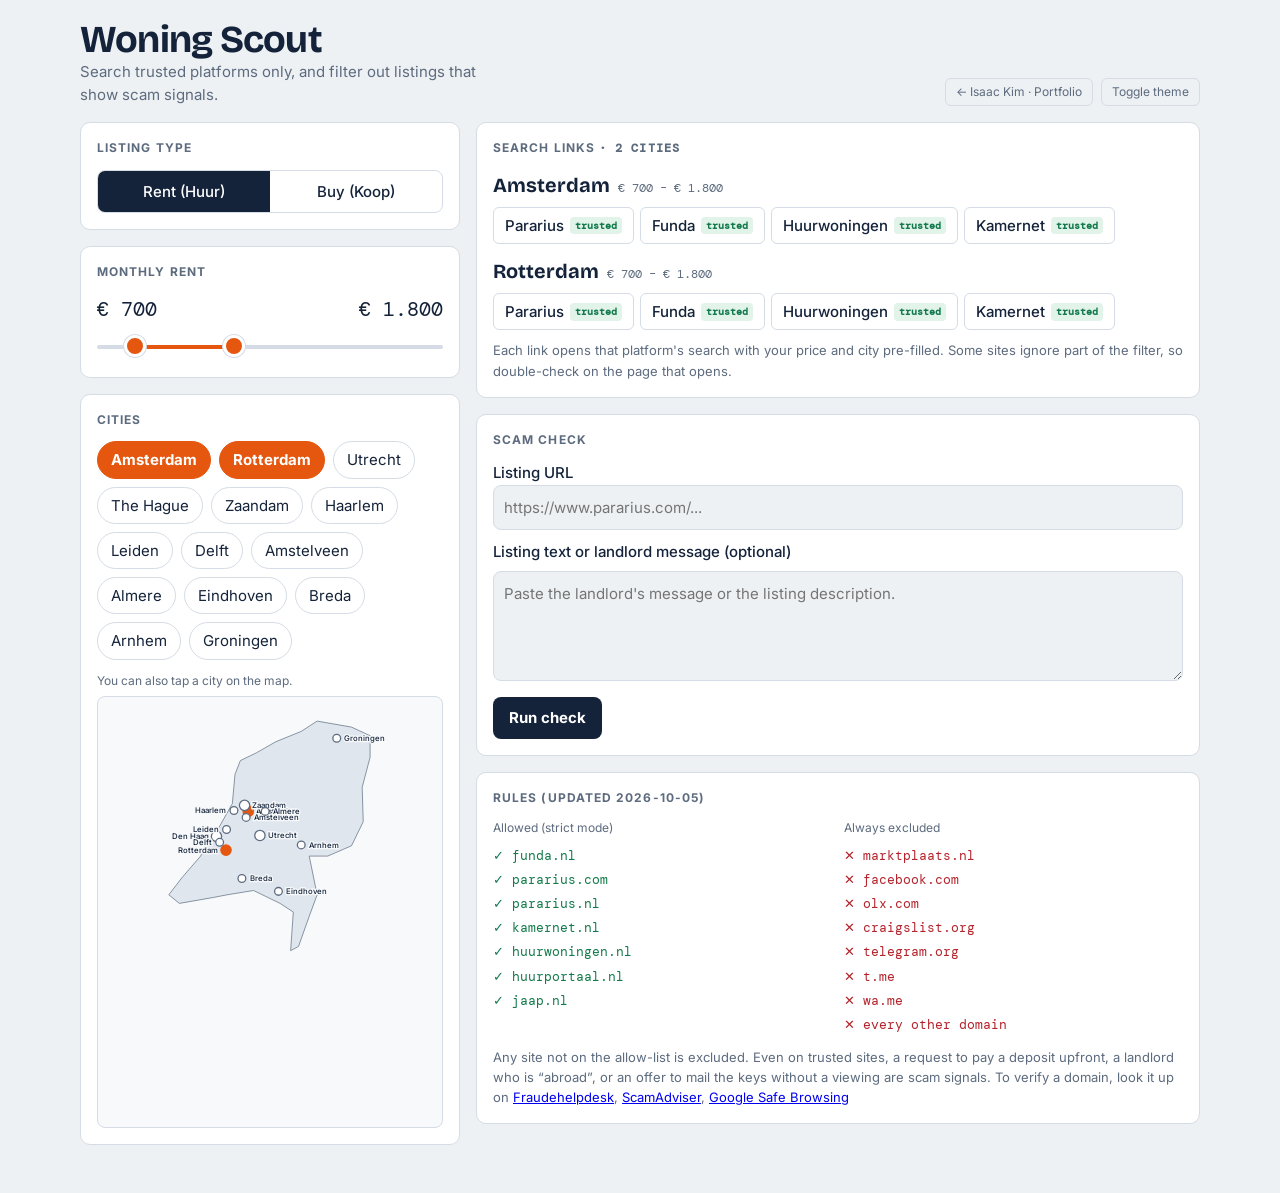
<file: site/demos/housing.html>
<!doctype html><html lang="en"><head><meta charset=utf8><meta name=viewport content="width=device-width,initial-scale=1,viewport-fit=cover"><style>:root{color-scheme:light;box-sizing:border-box;padding-top:env(safe-area-inset-top,0px);padding-bottom:env(safe-area-inset-bottom,0px)}html{scroll-padding-top:env(safe-area-inset-top,0px)}body{margin:0;padding:0;font:14px -apple-system,BlinkMacSystemFont,sans-serif;background:#faf9f5;color:#141413}img{max-width:100%}[hidden]:not([hidden=until-found i]){display:none!important}</style></head><body>
<title>Woning Scout · Safe Housing Search NL</title>
<link rel="preconnect" href="https://fonts.googleapis.com">
<link rel="stylesheet" href="https://fonts.googleapis.com/css2?family=Inter:wght@400;500;700&family=DM+Mono:wght@400;500&family=Bricolage+Grotesque:opsz,wght@12..96,700&display=swap">
<style>
:root{
  --bg:#eef1f4; --panel:#ffffff; --ink:#14233a; --mute:#5d6b7e; --line:#d5dce5;
  --accent:#e5570f; --accent-ink:#ffffff; --good:#137a4b; --good-bg:#e2f3ea;
  --warn:#9a6700; --warn-bg:#fbf0d2; --bad:#b4232c; --bad-bg:#fbe3e4; --land:#dfe6ee; --sea:#f7f9fb;
  --f-display:'Bricolage Grotesque','Inter',sans-serif; --f-body:'Inter',system-ui,sans-serif; --f-mono:'DM Mono',ui-monospace,monospace;
}
@media (prefers-color-scheme:dark){:root:not([data-theme="light"]){
  --bg:#0e1724; --panel:#16233a; --ink:#e6edf6; --mute:#9aa9bd; --line:#2a3a55;
  --accent:#ff7a3d; --accent-ink:#1a0d04; --good:#5fd39a; --good-bg:#12382a;
  --warn:#f0c15a; --warn-bg:#3b2f10; --bad:#ff8088; --bad-bg:#431a1e; --land:#22324d; --sea:#101c2e; color-scheme:dark}}
:root[data-theme="dark"]{
  --bg:#0e1724; --panel:#16233a; --ink:#e6edf6; --mute:#9aa9bd; --line:#2a3a55;
  --accent:#ff7a3d; --accent-ink:#1a0d04; --good:#5fd39a; --good-bg:#12382a;
  --warn:#f0c15a; --warn-bg:#3b2f10; --bad:#ff8088; --bad-bg:#431a1e; --land:#22324d; --sea:#101c2e; color-scheme:dark}
body{background:var(--bg);color:var(--ink);font-family:var(--f-body);font-size:15px;line-height:1.55;padding-inline:16px;padding-block:20px 48px}
*{box-sizing:border-box}
.wrap{max-width:1120px;margin:0 auto;display:grid;gap:16px}
header{display:flex;flex-wrap:wrap;align-items:end;justify-content:space-between;gap:8px 16px}
h1{font-family:var(--f-display);font-size:clamp(26px,5vw,38px);line-height:1.05;margin:0;letter-spacing:-.02em}
header p{margin:0;color:var(--mute);max-width:46ch}
.grid{display:grid;grid-template-columns:minmax(0,380px) minmax(0,1fr);gap:16px;align-items:start}
@media(max-width:860px){.grid{grid-template-columns:minmax(0,1fr)}}
.col{display:grid;gap:16px;min-width:0}
.card{background:var(--panel);border:1px solid var(--line);border-radius:10px;padding:16px;min-width:0;transition:box-shadow.2s ease}
.card:hover{box-shadow:0 4px 12px rgba(0,0,0,.08)}
h2{font-size:12px;letter-spacing:.09em;text-transform:uppercase;color:var(--mute);margin:0 0 12px;font-weight:700}
.seg{display:grid;grid-template-columns:1fr 1fr;border:1px solid var(--line);border-radius:8px;overflow:hidden}
.seg button{border:0;background:transparent;color:var(--ink);padding:9px;font:inherit;font-weight:500;cursor:pointer;transition:all.15s ease}
.seg button:active{transform:scale(.98)}
.seg button[aria-pressed="true"]{background:var(--ink);color:var(--panel)}
.price{display:flex;justify-content:space-between;font-family:var(--f-mono);font-size:20px;margin-bottom:6px;flex-wrap:wrap;gap:4px}
.price small{font-size:12px;color:var(--mute);align-self:end;font-family:var(--f-body)}
.sliders{position:relative;height:30px}
.sliders input{position:absolute;left:0;width:100%;top:4px;margin:0;pointer-events:none;background:none;-webkit-appearance:none;appearance:none;height:22px}
.sliders input::-webkit-slider-thumb{pointer-events:auto;-webkit-appearance:none;width:22px;height:22px;border-radius:50%;background:var(--accent);border:3px solid var(--panel);box-shadow:0 0 0 1px var(--line);cursor:grab;transition:box-shadow.1s ease}
.sliders input::-webkit-slider-thumb:active{box-shadow:0 0 0 4px var(--accent)}
.sliders input::-moz-range-thumb{pointer-events:auto;width:16px;height:16px;border-radius:50%;background:var(--accent);border:3px solid var(--panel);cursor:grab}
.sliders input::-webkit-slider-runnable-track{background:transparent}
.sliders input::-moz-range-track{background:transparent}
.track{position:absolute;left:0;right:0;top:14px;height:4px;background:var(--line);border-radius:2px}
.track i{position:absolute;top:0;bottom:0;background:var(--accent);border-radius:2px}
.chips{display:flex;flex-wrap:wrap;gap:8px}
.chip{border:1px solid var(--line);background:transparent;color:var(--ink);border-radius:999px;padding:6px 13px;font:inherit;cursor:pointer;transition:all.15s ease}
.chip:hover{border-color:var(--accent);transform:translateY(-1px)}
.chip[aria-pressed="true"]{background:var(--accent);border-color:var(--accent);color:var(--accent-ink);font-weight:700}
.chip:focus-visible,.seg button:focus-visible,.btn:focus-visible,a:focus-visible,textarea:focus-visible,input:focus-visible{outline:2px solid var(--accent);outline-offset:2px}
.sub{font-size:12px;color:var(--mute);margin:12px 0 6px}
.mapbox{background:var(--sea);border-radius:8px;border:1px solid var(--line);display:flex;justify-content:center}
.mapbox svg{width:100%;max-width:260px;max-height:430px;height:auto}
.land{fill:var(--land);stroke:var(--mute);stroke-width:.8;stroke-linejoin:round}
.pin{cursor:pointer;transition:opacity.15s ease}
.pin:hover circle{filter:brightness(1.1)}
.pin circle{fill:var(--panel);stroke:var(--mute);stroke-width:1.5;transition:all.15s ease}
.pin.on circle{fill:var(--accent);stroke:var(--accent)}
.pin text{font:500 9px var(--f-body);fill:var(--ink);paint-order:stroke;stroke:var(--sea);stroke-width:3px}
.sources{display:grid;gap:12px}
.city h3{margin:0 0 6px;font-family:var(--f-display);font-size:20px}
.city h3 span{font-family:var(--f-mono);font-size:12px;color:var(--mute);font-weight:400;margin-left:8px}
.links{display:flex;flex-wrap:wrap;gap:6px}
.links a{display:inline-flex;gap:6px;align-items:center;padding:6px 11px;border:1px solid var(--line);border-radius:6px;color:var(--ink);text-decoration:none;font-weight:500;transition:all.15s ease}
.links a:hover{border-color:var(--accent);color:var(--accent);box-shadow:0 2px 8px rgba(0,0,0,.06)}
.links a b{font-size:10px;font-family:var(--f-mono);color:var(--good);background:var(--good-bg);padding:1px 5px;border-radius:4px}
.empty{color:var(--mute);margin:0}
textarea,input[type=text]{width:100%;font:inherit;color:var(--ink);background:var(--bg);border:1px solid var(--line);border-radius:8px;padding:10px;transition:border-color.15s ease}
textarea:focus,input[type=text]:focus{border-color:var(--accent);outline:none}
textarea{min-height:110px;resize:vertical;margin-top:8px}
.row{display:flex;gap:8px;flex-wrap:wrap;margin-top:10px;align-items:center}
.btn{background:var(--ink);color:var(--panel);border:0;border-radius:8px;padding:9px 16px;font:inherit;font-weight:700;cursor:pointer;transition:all.15s ease}
.btn:hover{background:var(--accent);transform:translateY(-2px);box-shadow:0 4px 12px rgba(0,0,0,.15)}
.btn:active{transform:translateY(0)}
.btn.alt{background:transparent;color:var(--ink);border:1px solid var(--line)}
.btn.alt:hover{border-color:var(--accent);background:var(--accent);color:var(--accent-ink)}
.btn[disabled]{opacity:.5;cursor:wait;transform:none}
.verdict{margin-top:12px;border-radius:8px;padding:12px 14px;display:grid;gap:6px;animation:slideIn.3s ease}
.verdict strong{font-size:16px}
.verdict ul{margin:0;padding-left:18px}
.v-pass{background:var(--good-bg);color:var(--good)}
.v-warn{background:var(--warn-bg);color:var(--warn)}
.v-bad{background:var(--bad-bg);color:var(--bad)}
.verdict .body{color:var(--ink)}
.lists{display:grid;grid-template-columns:1fr 1fr;gap:12px}
@media(max-width:560px){.lists{grid-template-columns:1fr}}
.host{font-family:var(--f-mono);font-size:13px;display:block;padding:2px 0}
.ok{color:var(--good)} .no{color:var(--bad)}
.note{font-size:13px;color:var(--mute);margin:10px 0 0}
.theme{background:none;border:1px solid var(--line);color:var(--mute);border-radius:6px;padding:4px 10px;font:inherit;font-size:12px;cursor:pointer;transition:all.15s ease}
.theme:hover{border-color:var(--accent);color:var(--accent)}
@keyframes slideIn{from{opacity:0;transform:translateY(-8px)}to{opacity:1;transform:translateY(0)}}
</style>

<div class="wrap">
  <header>
    <div>
      <h1>Woning Scout</h1>
      <p>Search trusted platforms only, and filter out listings that show scam signals.</p>
    </div>
    <div style="display:flex;gap:8px;flex-wrap:wrap"><a class="theme" href="../#work" style="text-decoration:none">← Isaac Kim · Portfolio</a><button class="theme" id="theme" type="button">Toggle theme</button></div>
  </header>

  <div class="grid">
    <div class="col">
      <section class="card">
        <h2>Listing type</h2>
        <div class="seg" role="group" aria-label="Listing type">
          <button type="button" id="m-rent" aria-pressed="true">Rent (Huur)</button>
          <button type="button" id="m-buy" aria-pressed="false">Buy (Koop)</button>
        </div>
      </section>

      <section class="card">
        <h2 id="price-h">Monthly rent</h2>
        <div class="price"><span id="pmin"></span><span id="pmax"></span></div>
        <div class="sliders">
          <div class="track"><i id="fill"></i></div>
          <input type="range" id="rmin" aria-label="Minimum price">
          <input type="range" id="rmax" aria-label="Maximum price">
        </div>
      </section>

      <section class="card">
        <h2>Cities</h2>
        <div class="chips" id="chips"></div>
        <p class="sub">You can also tap a city on the map.</p>
        <div class="mapbox"><svg id="map" viewBox="0 0 260 500" role="img" aria-label="Map of the Netherlands"></svg></div>
      </section>
    </div>

    <div class="col">
      <section class="card">
        <h2>Search links <span id="count" style="font-family:var(--f-mono)"></span></h2>
        <div class="sources" id="sources"></div>
        <p class="note">Each link opens that platform's search with your price and city pre-filled. Some sites ignore part of the filter, so double-check on the page that opens.</p>
      </section>

      <section class="card">
        <h2>Scam check</h2>
        <label for="url" style="font-weight:500">Listing URL</label>
        <input type="text" id="url" placeholder="https://www.pararius.com/..." autocomplete="off">
        <label for="txt" style="font-weight:500;display:block;margin-top:10px">Listing text or landlord message (optional)</label>
        <textarea id="txt" placeholder="Paste the landlord's message or the listing description."></textarea>
        <div class="row">
          <button class="btn" id="check" type="button">Run check</button>
        </div>
        <div id="result"></div>
      </section>

      <section class="card">
        <h2>Rules (updated 2026-10-05)</h2>
        <div class="lists">
          <div><div class="sub" style="margin-top:0">Allowed (strict mode)</div><div id="wl"></div></div>
          <div><div class="sub" style="margin-top:0">Always excluded</div><div id="bl"></div></div>
        </div>
        <p class="note">Any site not on the allow-list is excluded. Even on trusted sites, a request to pay a deposit upfront, a landlord who is “abroad”, or an offer to mail the keys without a viewing are scam signals. To verify a domain, look it up on <a href="https://www.fraudehelpdesk.nl" target="_blank" rel="noopener">Fraudehelpdesk</a>, <a href="https://www.scamadviser.com" target="_blank" rel="noopener">ScamAdviser</a>, <a href="https://transparencyreport.google.com/safe-browsing/search" target="_blank" rel="noopener">Google Safe Browsing</a></p>
      </section>
    </div>
  </div>
</div>

<script>
(function(){
  var CITIES=[
    {id:'amsterdam',n:'Amsterdam',en:'Amsterdam',lon:4.90,lat:52.37,main:1},
    {id:'rotterdam',n:'Rotterdam',en:'Rotterdam',lon:4.48,lat:51.92,main:1},
    {id:'utrecht',n:'Utrecht',en:'Utrecht',lon:5.12,lat:52.09,main:1},
    {id:'den-haag',n:'The Hague',en:'Den Haag',lon:4.30,lat:52.08,main:1},
    {id:'zaandam',n:'Zaandam',en:'Zaandam',lon:4.83,lat:52.44,main:1},
    {id:'haarlem',n:'Haarlem',en:'Haarlem',lon:4.63,lat:52.38},
    {id:'leiden',n:'Leiden',en:'Leiden',lon:4.49,lat:52.16},
    {id:'delft',n:'Delft',en:'Delft',lon:4.36,lat:52.01},
    {id:'amstelveen',n:'Amstelveen',en:'Amstelveen',lon:4.86,lat:52.30},
    {id:'almere',n:'Almere',en:'Almere',lon:5.22,lat:52.37},
    {id:'eindhoven',n:'Eindhoven',en:'Eindhoven',lon:5.47,lat:51.44},
    {id:'breda',n:'Breda',en:'Breda',lon:4.78,lat:51.59},
    {id:'arnhem',n:'Arnhem',en:'Arnhem',lon:5.90,lat:51.98},
    {id:'groningen',n:'Groningen',en:'Groningen',lon:6.57,lat:53.22}
  ];
  var OUT=[[4.75,52.96],[5.05,53.05],[5.42,53.18],[5.9,53.3],[6.2,53.42],[6.85,53.35],[7.2,53.25],[7.2,53.0],[7.05,52.65],[7.07,52.25],[6.85,51.97],[6.4,51.85],[6.05,51.85],[6.2,51.4],[6.05,51.15],[5.85,50.8],[5.7,50.75],[5.75,51.2],[5.5,51.3],[5.0,51.45],[4.5,51.4],[4.25,51.37],[3.6,51.3],[3.4,51.4],[3.65,51.6],[4.0,51.85],[4.1,51.98],[4.27,52.1],[4.6,52.46],[4.65,52.8]];
  function px(lon){return (lon-3.2)*61.6}
  function py(lat){return (53.7-lat)*100}

  var WHITE=['funda.nl','pararius.com','pararius.nl','kamernet.nl','huurwoningen.nl','huurportaal.nl','jaap.nl'];
  var BLACK=['marktplaats.nl','facebook.com','olx.com','craigslist.org','telegram.org','t.me','wa.me'];
  var RANGE={rent:{min:400,max:4000,step:50,def:[700,1800],h:'Monthly rent'},buy:{min:100000,max:1500000,step:10000,def:[250000,600000],h:'Purchase price'}};

  var st={mode:'rent',cities:['amsterdam','rotterdam'],lo:700,hi:1800};
  var $=function(id){return document.getElementById(id)};
  var fmt=function(v){return '€ '+v.toLocaleString('nl-NL')};
  var rmin=$('rmin'),rmax=$('rmax');

  function setRange(){
    var r=RANGE[st.mode];
    [rmin,rmax].forEach(function(e){e.min=r.min;e.max=r.max;e.step=r.step});
    rmin.value=st.lo;rmax.value=st.hi;
    $('price-h').textContent=r.h;
    drawPrice();
  }
  function drawPrice(){
    var r=RANGE[st.mode];
    $('pmin').textContent=fmt(st.lo);
    $('pmax').textContent=fmt(st.hi)+(st.hi>=r.max?'+':'');
    var a=(st.lo-r.min)/(r.max-r.min)*100,b=(st.hi-r.min)/(r.max-r.min)*100;
    $('fill').style.left=a+'%';$('fill').style.right=(100-b)+'%';
  }
  rmin.addEventListener('input',function(){st.lo=Math.min(+rmin.value,st.hi-RANGE[st.mode].step);rmin.value=st.lo;drawPrice();renderResults()});
  rmax.addEventListener('input',function(){st.hi=Math.max(+rmax.value,st.lo+RANGE[st.mode].step);rmax.value=st.hi;drawPrice();renderResults()});

  function setMode(m){
    st.mode=m;st.lo=RANGE[m].def[0];st.hi=RANGE[m].def[1];
    $('m-rent').setAttribute('aria-pressed',m==='rent');
    $('m-buy').setAttribute('aria-pressed',m==='buy');
    setRange();renderResults();
  }
  $('m-rent').onclick=function(){setMode('rent')};
  $('m-buy').onclick=function(){setMode('buy')};

  function toggleCity(id){
    var i=st.cities.indexOf(id);
    if(i>-1)st.cities.splice(i,1);else st.cities.push(id);
    renderCities();renderResults();
  }
  function renderCities(){
    var box=$('chips');box.innerHTML='';
    CITIES.forEach(function(c){
      var b=document.createElement('button');b.type='button';b.className='chip';b.textContent=c.n;
      b.setAttribute('aria-pressed',st.cities.indexOf(c.id)>-1);
      b.onclick=function(){toggleCity(c.id)};box.appendChild(b);
    });
    var svg=$('map'),NS='http://www.w3.org/2000/svg';svg.innerHTML='';
    var p=document.createElementNS(NS,'polygon');
    p.setAttribute('class','land');
    p.setAttribute('points',OUT.map(function(q){return px(q[0]).toFixed(1)+','+py(q[1]).toFixed(1)}).join(' '));
    svg.appendChild(p);
    CITIES.forEach(function(c){
      var g=document.createElementNS(NS,'g');
      g.setAttribute('class','pin'+(st.cities.indexOf(c.id)>-1?' on':''));
      g.setAttribute('tabindex','0');g.setAttribute('role','button');
      g.setAttribute('aria-label',c.n);
      var ci=document.createElementNS(NS,'circle');
      ci.setAttribute('cx',px(c.lon));ci.setAttribute('cy',py(c.lat));ci.setAttribute('r',c.main?6:4.5);
      var t=document.createElementNS(NS,'text');
      var right=c.lon<4.7;
      t.setAttribute('x',px(c.lon)+(right?-9:9));t.setAttribute('y',py(c.lat)+3);
      t.setAttribute('text-anchor',right?'end':'start');t.textContent=c.en;
      g.appendChild(ci);g.appendChild(t);
      g.onclick=function(){toggleCity(c.id)};
      g.onkeydown=function(e){if(e.key==='Enter'||e.key===' '){e.preventDefault();toggleCity(c.id)}};
      svg.appendChild(g);
    });
  }

  function links(c){
    var lo=st.lo,hi=st.hi,out=[];
    var f=function(o){return encodeURIComponent(JSON.stringify(o))};
    if(st.mode==='rent'){
      out.push(['Pararius','https://www.pararius.com/apartments/'+c.id+'/'+lo+'-'+hi]);
      out.push(['Funda','https://www.funda.nl/zoeken/huur?selected_area='+f([c.id])+'&price='+f(lo+'-'+hi)]);
      out.push(['Huurwoningen','https://www.huurwoningen.nl/in/'+c.id+'/?price='+lo+'-'+hi]);
      out.push(['Kamernet','https://kamernet.nl/en/for-rent/properties-'+c.id]);
    }else{
      out.push(['Funda','https://www.funda.nl/zoeken/koop?selected_area='+f([c.id])+'&price='+f(lo+'-'+hi)]);
      out.push(['Jaap','https://www.jaap.nl/koophuizen/'+c.id]);
    }
    return out;
  }
  function renderResults(){
    var box=$('sources');box.innerHTML='';
    var sel=CITIES.filter(function(c){return st.cities.indexOf(c.id)>-1});
    $('count').textContent=sel.length?'· '+sel.length+' cities':'';
    if(!sel.length){box.innerHTML='<p class="empty">Select at least one city.</p>';return}
    sel.forEach(function(c){
      var d=document.createElement('div');d.className='city';
      var h=document.createElement('h3');h.textContent=c.n;
      var s=document.createElement('span');s.textContent=fmt(st.lo)+' – '+fmt(st.hi);h.appendChild(s);
      d.appendChild(h);
      var l=document.createElement('div');l.className='links';
      links(c).forEach(function(x){
        var a=document.createElement('a');a.href=x[1];a.target='_blank';a.rel='noopener noreferrer';
        a.textContent=x[0]+' ';var b=document.createElement('b');b.textContent='trusted';a.appendChild(b);l.appendChild(a);
      });
      d.appendChild(l);box.appendChild(d);
    });
  }

  function renderLists(){
    $('wl').innerHTML=WHITE.map(function(h){return '<span class="host ok">✓ '+h+'</span>'}).join('');
    $('bl').innerHTML=BLACK.map(function(h){return '<span class="host no">✕ '+h+'</span>'}).join('')+'<span class="host no">✕ every other domain</span>';
  }

  function hostOf(u){
    try{ if(!/^https?:\/\//i.test(u))u='https://'+u; return new URL(u).hostname.replace(/^www\./,'').toLowerCase() }catch(e){return ''}
  }
  function match(h,list){return list.some(function(d){return h===d||h.endsWith('.'+d)})}

  var FLAGS=[
    [/western ?union|moneygram|bitcoin|crypto|gift ?card|paysafe|wire transfer/i,3,'Asks for an untraceable payment method (Western Union, crypto, gift cards).'],
    [/(deposit|waarborg|borg|advance|voorschot|vooruit|first month).{0,60}(before|voor|prior|upfront|first)|(before|voor|prior).{0,60}(viewing|bezichtiging|contract|sleutel|key)/i,3,'Asks you to send money before a viewing or contract.'],
    [/(abroad|buitenland|overseas|missionary|out of (the )?(country|netherlands)|not in (the )?netherlands|living in (uk|usa|spain|london|dubai))/i,2,'Says the landlord is abroad.'],
    [/(no viewing|geen bezichtiging|cannot show|can't show|keys? (will be )?(sent|mailed|shipped|couriered)|sleutel.{0,30}(opsturen|post|versturen))/i,3,'Offers to mail the keys instead of showing the home.'],
    [/whatsapp|telegram|signal|wechat/i,1,'Tries to move the conversation to an off-platform messenger.'],
    [/(urgent|act now|first to pay|many (people|applicants) (are )?interested|snel beslissen|direct betalen)/i,1,'Pressures you to decide quickly.'],
    [/@(gmail|yahoo|hotmail|outlook|proton|protonmail)\./i,1,'Uses a free personal e-mail address; real agencies use their own domain.'],
    [/(dm|stuur|send).{0,30}(passport|paspoort|id card|bsn)/i,2,'Asks for a passport or BSN copy before a contract.']
  ];

  function local(){
    var u=$('url').value.trim(),t=$('txt').value,h=u?hostOf(u):'';
    var reasons=[],score=0,excluded=false;
    if(u){
      if(!h){reasons.push('The link format could not be read.');excluded=true}
      else if(match(h,BLACK)){reasons.push(h+' is classified as high-risk for scams and was excluded.');excluded=true}
      else if(!match(h,WHITE)){reasons.push(h+' is not on the allow-list, so strict mode excludes it.');excluded=true}
      if(/xn--/.test(h))reasons.push('The domain uses punycode and may be a look-alike fake address.');
    }
    FLAGS.forEach(function(f){ if(f[0].test(t)){score+=f[1];reasons.push(f[2])} });
    return {host:h,excluded:excluded,score:score,reasons:reasons,hasInput:!!(u||t.trim())};
  }
  function verdict(r,extra){
    var cls,title;
    if(r.excluded||r.score>=3){cls='v-bad';title='Excluded: high scam risk'}
    else if(r.score>=1||r.reasons.length){cls='v-warn';title='Caution: needs more checking'}
    else{cls='v-pass';title='No obvious scam signals'}
    var h='<div class="verdict '+cls+'"><strong>'+title+'</strong>';
    if(r.reasons.length){h+='<ul class="body">'+r.reasons.map(function(x){return '<li>'+esc(x)+'</li>'}).join('')+'</ul>'}
    else{h+='<span class="body">No signals does not mean safe. Visit in person before signing, and only pay a deposit after you have the contract, to the Dutch bank account named in it.</span>'}
    if(extra)h+=extra;
    return h+'</div>';
  }
  function esc(s){var d=document.createElement('div');d.textContent=String(s);return d.innerHTML}

  $('check').onclick=function(){
    var r=local();
    $('result').innerHTML=r.hasInput?verdict(r):'<div class="verdict v-warn"><strong>Enter a link or a description</strong></div>';
  };

  $('theme').onclick=function(){
    var r=document.documentElement,cur=r.getAttribute('data-theme');
    var dark=cur?cur==='dark':matchMedia('(prefers-color-scheme:dark)').matches;
    r.setAttribute('data-theme',dark?'light':'dark');
  };

  renderCities();renderLists();setRange();renderResults();
})();
</script>

</body></html>
</file>
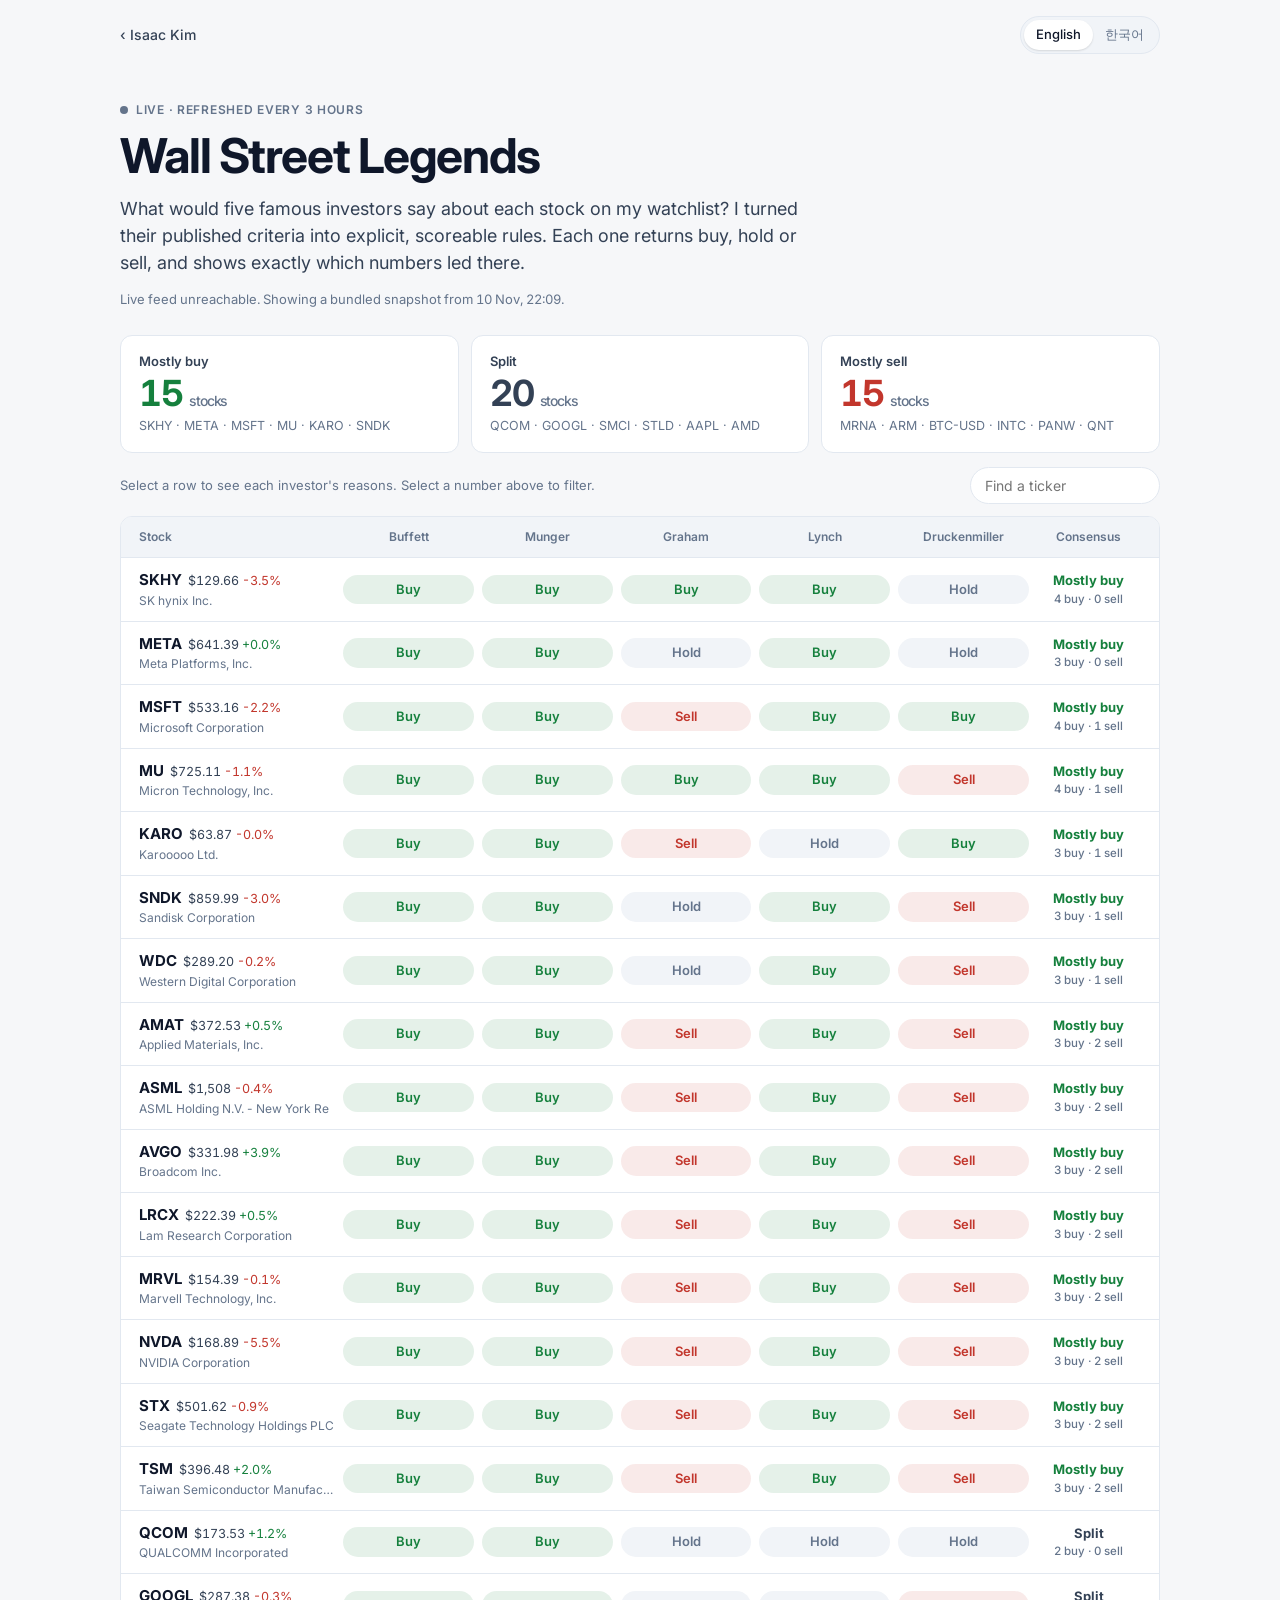
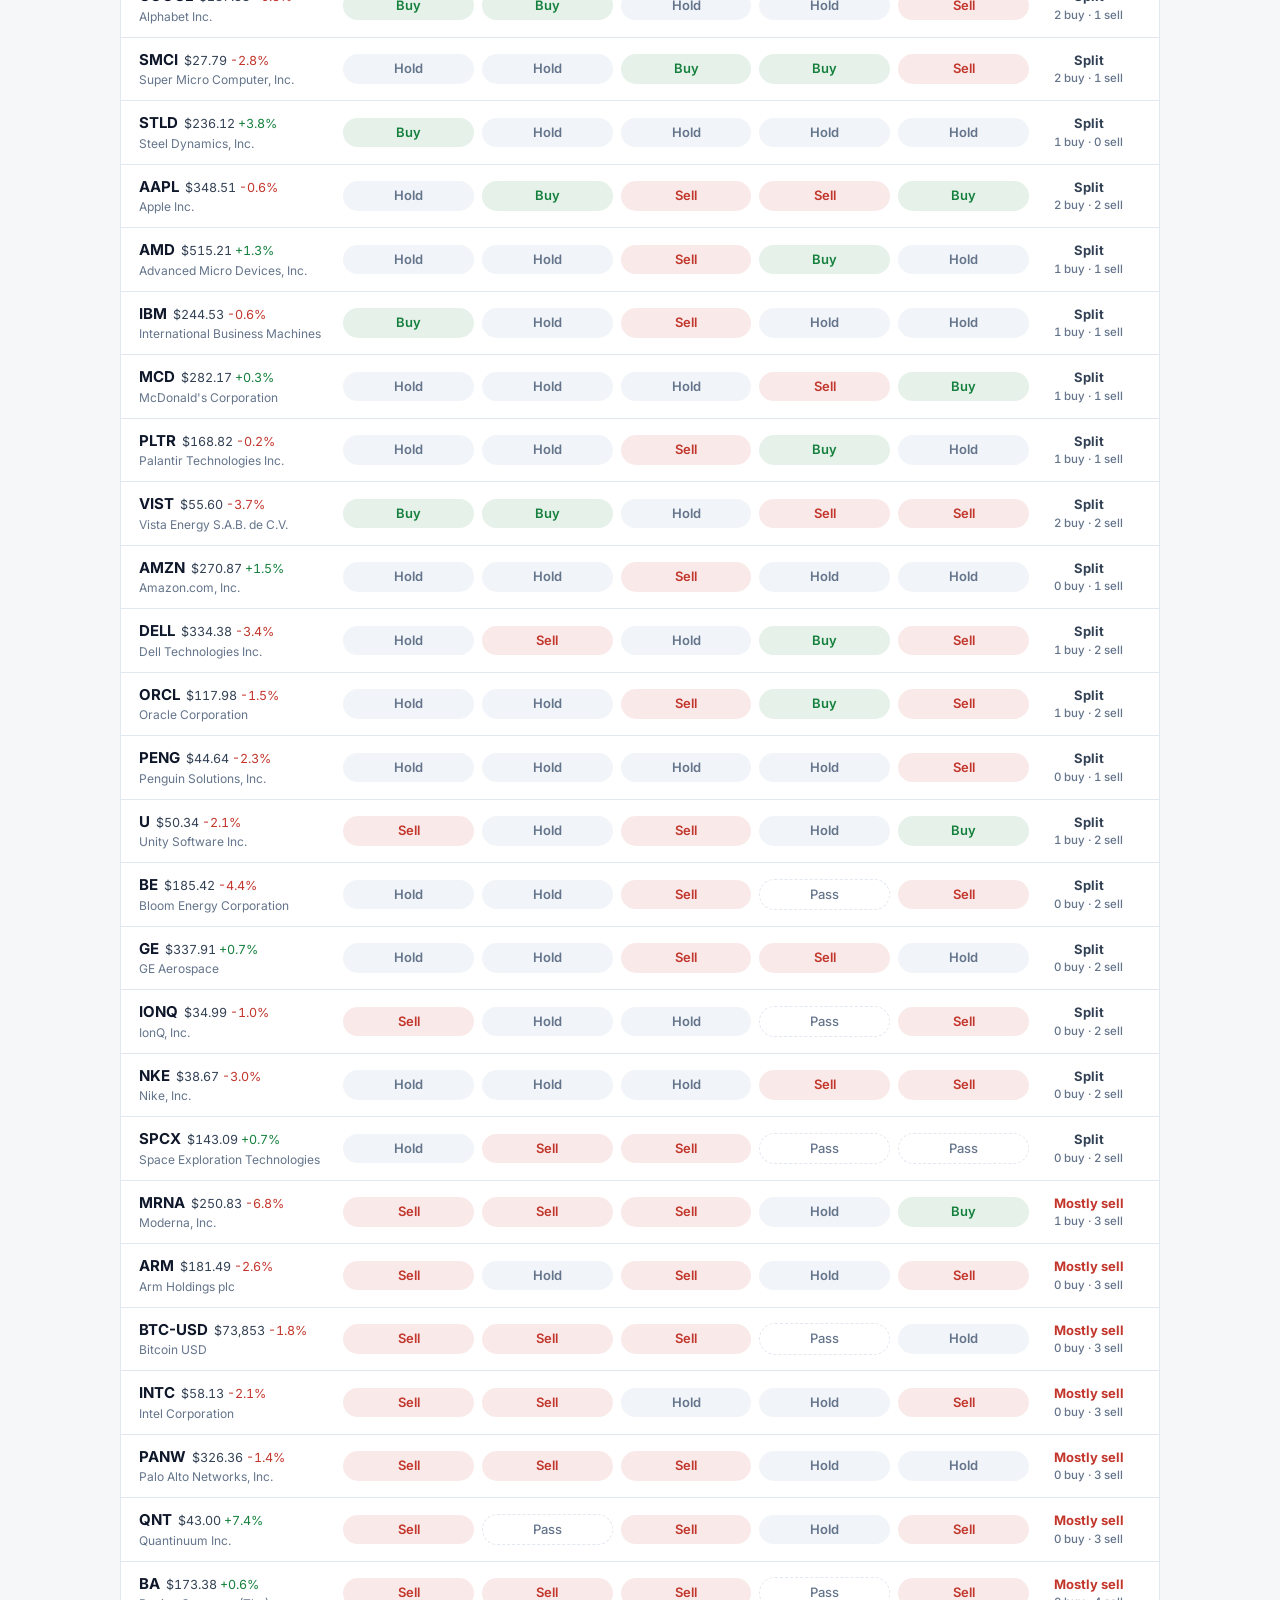
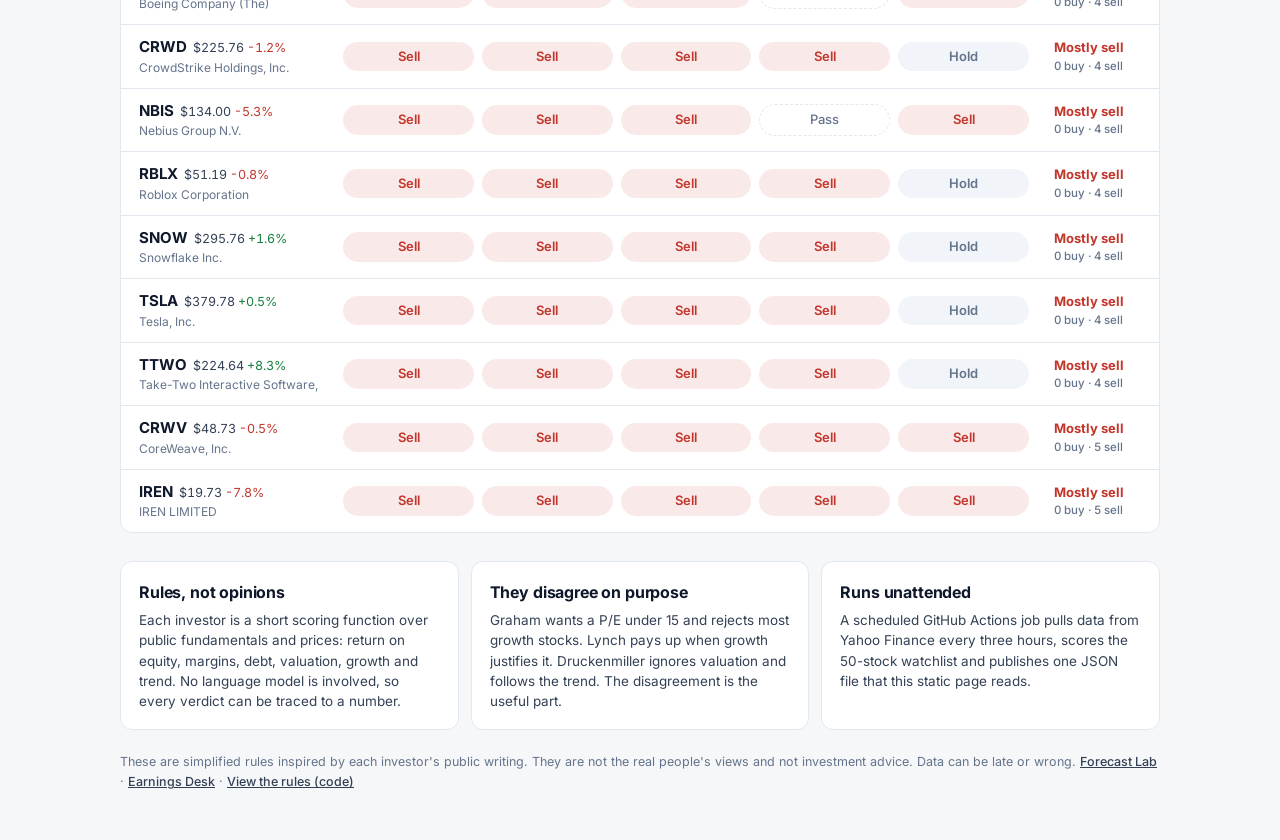
<file: site/demos/legends.html>
<!doctype html>
<html lang="en">
<head>
<meta charset="utf-8">
<meta name="viewport" content="width=device-width,initial-scale=1,viewport-fit=cover">
<title>Wall Street Legends — Isaac Kim</title>
<meta name="description" content="Five famous investors' published criteria, turned into explicit rules and applied to a 50-stock watchlist: buy, hold or sell, with the reasons. Refreshed every three hours.">
<meta property="og:title" content="Wall Street Legends — five investors, one watchlist">
<meta property="og:description" content="Buffett, Munger, Graham, Lynch and Druckenmiller as explicit rules: buy, hold or sell for 50 stocks, with reasons.">
<meta property="og:type" content="website">
<link rel="icon" href="../assets/img/favicon.ico">
<link rel="preconnect" href="https://fonts.googleapis.com">
<link rel="preconnect" href="https://fonts.gstatic.com" crossorigin>
<link rel="stylesheet" href="https://fonts.googleapis.com/css2?family=Inter:wght@400;500;600;700&display=swap">
<script async src="https://www.googletagmanager.com/gtag/js?id=G-LF9100HZBE"></script>
<script>window.dataLayer=window.dataLayer||[];function gtag(){dataLayer.push(arguments)}gtag('js',new Date());gtag('config','G-LF9100HZBE');</script>
<style>
:root{
  --bg:#f6f7f9; --surface:#ffffff; --cell:#f1f4f8; --ink:#0f172a; --ink-2:#334155; --ink-3:#64748b; --line:#e2e8f0;
  --accent:#1d3a8a; --accent-soft:rgba(29,58,138,.07); --up:#15803d; --up-soft:rgba(21,128,61,.11); --down:#c2362c; --down-soft:rgba(194,54,44,.10);
  --f-display:"Inter",-apple-system,BlinkMacSystemFont,"Apple SD Gothic Neo","Malgun Gothic","Helvetica Neue",Arial,sans-serif;
  --f-body:"Inter",-apple-system,BlinkMacSystemFont,"Apple SD Gothic Neo","Malgun Gothic","Helvetica Neue",Arial,sans-serif;
  color-scheme:light;
}
@media (prefers-color-scheme:dark){:root:not([data-theme="light"]){
  --bg:#12141c; --surface:#1a1d28; --cell:#222634; --ink:#eceef6; --ink-2:#b9bdd0; --ink-3:#8b90a8; --line:#2c3142;
  --accent:#93a7ff; --accent-soft:rgba(147,167,255,.13); --up:#4cc38a; --up-soft:rgba(76,195,138,.15); --down:#ff7b72; --down-soft:rgba(255,123,114,.14);
  color-scheme:dark;
}}
:root[data-theme="dark"]{
  --bg:#12141c; --surface:#1a1d28; --cell:#222634; --ink:#eceef6; --ink-2:#b9bdd0; --ink-3:#8b90a8; --line:#2c3142;
  --accent:#93a7ff; --accent-soft:rgba(147,167,255,.13); --up:#4cc38a; --up-soft:rgba(76,195,138,.15); --down:#ff7b72; --down-soft:rgba(255,123,114,.14);
  color-scheme:dark;
}
*,*::before,*::after{box-sizing:border-box}
body{margin:0;background:var(--bg);color:var(--ink);font-family:var(--f-body);font-size:15px;line-height:1.5;-webkit-font-smoothing:antialiased}
a{color:inherit}
button,input{font:inherit;color:inherit}
.wrap{max-width:1120px;margin:0 auto;padding:0 clamp(16px,4vw,40px)}
.num{font-variant-numeric:tabular-nums}
.up{color:var(--up)}.down{color:var(--down)}

.top{display:flex;align-items:center;justify-content:space-between;gap:12px;padding:16px 0}
.back{font-size:14px;font-weight:500;color:var(--ink-2);text-decoration:none}
.back:hover{color:var(--accent)}
.seg{display:inline-flex;padding:3px;border-radius:999px;background:var(--cell);border:1px solid var(--line)}
.seg button{border:0;background:none;padding:5px 12px;border-radius:999px;font-size:13px;font-weight:500;color:var(--ink-3);cursor:pointer}
.seg button[aria-pressed="true"]{background:var(--surface);color:var(--ink);box-shadow:0 1px 2px rgba(0,0,0,.12)}

.hero{padding:28px 0 26px}
.kicker{display:inline-flex;align-items:center;gap:8px;font-size:12px;font-weight:600;color:var(--ink-3);letter-spacing:.06em;text-transform:uppercase}
.dot{width:8px;height:8px;border-radius:50%;background:var(--up);flex:none}
.dot.off{background:var(--ink-3)}
h1{font-family:var(--f-display);font-weight:700;font-size:clamp(32px,5vw,48px);line-height:1.1;letter-spacing:-.03em;margin:10px 0 12px}
.lede{font-size:clamp(16px,1.6vw,18px);color:var(--ink-2);max-width:62ch;margin:0}
.status{font-size:13px;color:var(--ink-3);margin-top:14px}

.tiles{display:grid;grid-template-columns:repeat(3,minmax(0,1fr));gap:12px;margin-bottom:14px}
.tile{appearance:none;text-align:left;border:1px solid var(--line);background:var(--surface);border-radius:12px;padding:16px 18px;cursor:pointer;min-width:0;transition:border-color .15s,background .15s}
.tile:hover{border-color:var(--c)}
.tile.on{border-color:var(--c);background:color-mix(in srgb,var(--c) 8%,var(--surface))}
.tile .l{font-size:13px;font-weight:600;color:var(--ink-2)}
.tile .v{font-family:var(--f-display);font-size:36px;font-weight:700;letter-spacing:-.03em;line-height:1.1;color:var(--c);margin-top:2px}
.tile .v small{font-family:var(--f-body);font-size:14px;font-weight:500;color:var(--ink-3);margin-left:6px}
.tile .s{font-size:12.5px;color:var(--ink-3);margin-top:4px;white-space:nowrap;overflow:hidden;text-overflow:ellipsis}
.buy{--c:var(--up)}.sell{--c:var(--down)}.mix{--c:var(--ink-2)}

.bar{display:flex;align-items:center;justify-content:space-between;gap:12px;flex-wrap:wrap;margin-bottom:12px}
.hint{font-size:13px;color:var(--ink-3)}
.find{width:190px;max-width:100%;border:1px solid var(--line);background:var(--surface);border-radius:999px;padding:7px 14px;font-size:14px;outline:none}
.find:focus{border-color:var(--accent)}

.sheet{background:var(--surface);border:1px solid var(--line);border-radius:12px;overflow:hidden}
.row{display:grid;grid-template-columns:minmax(150px,1.5fr) repeat(5,minmax(0,1fr)) 104px;gap:8px;align-items:center;padding:11px 18px;border-top:1px solid var(--line)}
.row.head{border-top:0;font-size:12px;font-weight:600;color:var(--ink-3);background:var(--cell)}
.row.head div:not(:first-child){text-align:center}
.row.item{cursor:pointer;width:100%;text-align:left;background:none;border-left:0;border-right:0;border-bottom:0}
.row.item:hover{background:var(--accent-soft)}
.stock{min-width:0}
.stock .sym{font-weight:700;font-size:15px}
.stock .px{font-size:12.5px;margin-left:6px;color:var(--ink-2)}
.stock .nm{font-size:12px;color:var(--ink-3);white-space:nowrap;overflow:hidden;text-overflow:ellipsis}
.chip{display:block;text-align:center;font-size:13px;font-weight:600;padding:5px 0;border-radius:999px;background:var(--cell);color:var(--ink-3)}
.chip.b{background:var(--up-soft);color:var(--up)}
.chip.s{background:var(--down-soft);color:var(--down)}
.chip.p{background:none;border:1px dashed var(--line);font-weight:500}
.cons{text-align:center;font-weight:700;font-size:13px;color:var(--c)}
.cons small{display:block;font-weight:500;font-size:11.5px;color:var(--ink-3)}
.detail{padding:8px 18px 20px;border-top:1px dashed var(--line);background:var(--cell)}
.people{display:grid;grid-template-columns:repeat(5,minmax(0,1fr));gap:10px;margin-top:10px}
.who{background:var(--surface);border:1px solid var(--line);border-top:3px solid var(--c);border-radius:10px;padding:14px;min-width:0}
.who.b{--c:var(--up)}.who.s{--c:var(--down)}.who.h,.who.p{--c:var(--line)}
.who .n{display:flex;align-items:center;justify-content:space-between;gap:6px;flex-wrap:wrap}
.who .n b{font-size:16px;font-weight:700;letter-spacing:-.01em;line-height:1.2}
.who .n .chip{padding:3px 10px;flex:none}
.who .motto{font-size:11.5px;color:var(--ink-3);margin-top:4px;line-height:1.35}
.who .line{font-size:13.5px;font-weight:600;margin-top:10px;line-height:1.4}
.who ul{list-style:none;padding:0;margin:8px 0 0;font-size:12.5px;color:var(--ink-2)}
.who li{display:flex;gap:6px;padding:3px 0;line-height:1.35}
.who li i{font-style:normal;font-weight:700;flex:none;width:12px;text-align:center;color:var(--ink-3)}
.who li.pl i{color:var(--up)}.who li.mi i{color:var(--down)}
.metrics{display:flex;flex-wrap:wrap;gap:6px 8px;margin-top:12px;font-size:12px;color:var(--ink-3)}
.metrics span{background:var(--surface);border:1px solid var(--line);border-radius:999px;padding:3px 10px}
.metrics b{color:var(--ink);font-weight:600}
.empty{padding:44px 16px;text-align:center;color:var(--ink-3)}

.how{display:grid;grid-template-columns:repeat(3,minmax(0,1fr));gap:12px;margin-top:28px}
.how div{border:1px solid var(--line);border-radius:12px;padding:18px;background:var(--surface)}
.how h3{font-size:16px;font-weight:700;letter-spacing:-.01em;margin:0 0 6px}
.how p{margin:0;font-size:13.5px;color:var(--ink-2)}
.foot{font-size:12.5px;color:var(--ink-3);margin:22px 0 48px;line-height:1.6}
.foot a{color:var(--ink-2);font-weight:500}
.short{display:none}
@media (max-width:1000px){.people{grid-template-columns:repeat(2,minmax(0,1fr))}}
@media (max-width:760px){
  .row{grid-template-columns:minmax(64px,1.1fr) repeat(5,minmax(0,1fr));gap:4px;padding:10px 10px}
  .row>.cons,.row.head>div:last-child{display:none}
  .stock .nm,.stock .px{display:none}
  .chip{font-size:12px}.row .long{display:none}.row .short{display:inline}
  .row.head{font-size:11px}
  .people,.how{grid-template-columns:1fr}
  .tile{padding:12px 12px}.tile .v{font-size:28px}.tile .v small{display:none}
  .find{width:100%}
}
</style>
</head>
<body>
<div class="wrap">
  <div class="top">
    <a class="back" href="../" id="back">‹ Isaac Kim</a>
    <div class="seg" role="group" aria-label="Language">
      <button type="button" id="lang-en" aria-pressed="true">English</button>
      <button type="button" id="lang-ko" aria-pressed="false">한국어</button>
    </div>
  </div>

  <header class="hero">
    <span class="kicker"><span class="dot off" id="dot"></span><span data-t="kicker"></span></span>
    <h1 data-t="title"></h1>
    <p class="lede" data-t="lede"></p>
    <div class="status num" id="status"></div>
  </header>

  <div class="tiles" id="tiles"></div>
  <div class="bar">
    <span class="hint" id="hint"></span>
    <input class="find" id="find" type="search" autocomplete="off" spellcheck="false">
  </div>
  <div class="sheet" id="sheet"><div class="empty">…</div></div>

  <div class="how">
    <div><h3 data-t="h1"></h3><p data-t="p1"></p></div>
    <div><h3 data-t="h2"></h3><p data-t="p2"></p></div>
    <div><h3 data-t="h3"></h3><p data-t="p3"></p></div>
  </div>
  <p class="foot"><span data-t="foot"></span>
    <a href="../lab.html">Forecast Lab</a> · <a href="earnings.html">Earnings Desk</a> ·
    <a href="https://github.com/isaac-waffle/portfolio/blob/main/apps/legends.py" target="_blank" rel="noopener" data-t="code"></a></p>
</div>

<script>
(function () {
  "use strict";
  var $ = function (id) { return document.getElementById(id); };
  var esc = function (s) { return String(s == null ? "" : s).replace(/[&<>"]/g, function (c) { return { "&": "&amp;", "<": "&lt;", ">": "&gt;", '"': "&quot;" }[c]; }); };
  var qs = new URLSearchParams(location.search);
  var LIVE = qs.get("data") || "https://raw.githubusercontent.com/isaac-waffle/portfolio/legends-data/legends.json";
  var SAMPLE = "../data/legends-sample.json";

  var T = {
    en: {
      kicker: "Live · refreshed every 3 hours", title: "Wall Street Legends",
      lede: "What would five famous investors say about each stock on my watchlist? I turned their published criteria into explicit, scoreable rules. Each one returns buy, hold or sell, and shows exactly which numbers led there.",
      buyL: "Mostly buy", mixL: "Split", sellL: "Mostly sell", buyS: "3 or more say buy", mixS: "no majority", sellS: "3 or more say sell", stocks: "stocks",
      hintAll: "Select a row to see each investor's reasons. Select a number above to filter.", hintF: "Showing “{f}” only. Select it again to show all.",
      find: "Find a ticker", stock: "Stock", consensus: "Consensus", buy: "Buy", hold: "Hold", sell: "Sell", pass: "Pass",
      tally: "{b} buy · {s} sell", none: "No stock matches.", loading: "Loading…",
      asof: "Data as of {t} (your local time) · {n} stocks", sample: "Live feed unreachable. Showing a bundled snapshot from {t}.",
      weak: "The S&P 500 is below its 200-day average, so Druckenmiller marks every stock down.",
      m: { roe: "ROE", om: "Op. margin", pe: "P/E", fpe: "Fwd P/E", pb: "P/B", peg: "PEG", eg: "Earnings growth", rg: "Revenue growth", de: "Debt/equity", r6: "6 months", off_hi: "From high" },
      h1: "Rules, not opinions", p1: "Each investor is a short scoring function over public fundamentals and prices: return on equity, margins, debt, valuation, growth and trend. No language model is involved, so every verdict can be traced to a number.",
      h2: "They disagree on purpose", p2: "Graham wants a P/E under 15 and rejects most growth stocks. Lynch pays up when growth justifies it. Druckenmiller ignores valuation and follows the trend. The disagreement is the useful part.",
      h3: "Runs unattended", p3: "A scheduled GitHub Actions job pulls data from Yahoo Finance every three hours, scores the 50-stock watchlist and publishes one JSON file that this static page reads.",
      foot: "These are simplified rules inspired by each investor's public writing. They are not the real people's views and not investment advice. Data can be late or wrong. ", code: "View the rules (code)", doc: "Wall Street Legends — Isaac Kim"
    },
    ko: {
      kicker: "실시간 · 3시간마다 갱신", title: "월가 전설 5인",
      lede: "유명한 투자자 다섯 명이라면 내 관심종목을 각각 어떻게 볼까요? 이들이 책과 주주서한에서 밝힌 기준을 점수 규칙으로 옮겼습니다. 한 명씩 사자·중립·팔자를 내고, 어떤 숫자 때문인지 그대로 보여 줍니다.",
      buyL: "사자 우세", mixL: "엇갈림", sellL: "팔자 우세", buyS: "3명 이상이 사자", mixS: "의견이 갈림", sellS: "3명 이상이 팔자", stocks: "종목",
      hintAll: "줄을 누르면 다섯 사람의 이유가 펼쳐집니다. 위 숫자를 누르면 그 묶음만 봅니다.", hintF: "“{f}”만 보는 중입니다. 다시 누르면 전체가 나옵니다.",
      find: "티커 찾기", stock: "종목", consensus: "종합", buy: "사자", hold: "중립", sell: "팔자", pass: "보류",
      tally: "사자 {b} · 팔자 {s}", none: "맞는 종목이 없습니다.", loading: "불러오는 중…",
      asof: "{t} 기준 (내 시간대) · {n}종목", sample: "실시간 데이터를 받지 못해 {t}에 저장한 표본을 보여 줍니다.",
      weak: "지금 S&P500이 200일선 아래라서 드러켄밀러는 모든 종목에 감점을 줍니다.",
      m: { roe: "ROE", om: "영업이익률", pe: "PER", fpe: "예상 PER", pb: "PBR", peg: "PEG", eg: "이익 성장", rg: "매출 성장", de: "부채비율", r6: "6개월", off_hi: "고점 대비" },
      h1: "의견이 아니라 규칙", p1: "각 투자자는 공개된 재무와 주가로 점수를 매기는 짧은 함수입니다. 자기자본이익률, 이익률, 부채, 가치평가, 성장, 추세를 봅니다. 언어 모델을 쓰지 않아서 모든 판정을 숫자까지 거슬러 올라갈 수 있습니다.",
      h2: "일부러 엇갈립니다", p2: "그레이엄은 PER 15배 아래만 사서 성장주 대부분을 거절합니다. 린치는 성장이 받쳐 주면 비싸도 삽니다. 드러켄밀러는 가치평가를 보지 않고 추세를 따릅니다. 이 차이가 쓸모 있는 부분입니다.",
      h3: "혼자 돌아갑니다", p3: "GitHub Actions 예약 작업이 3시간마다 Yahoo Finance에서 데이터를 받아 관심종목 50개를 채점하고, 이 정적 페이지가 읽는 JSON 파일 하나를 올립니다.",
      foot: "각 투자자의 공개된 글을 참고해 단순화한 규칙입니다. 실제 인물의 의견이 아니며 투자 조언도 아닙니다. 데이터는 늦거나 틀릴 수 있습니다. ", code: "규칙 코드 보기", doc: "월가 전설 5인 — Isaac Kim"
    }
  };
  var lang = "en";
  try { var q = qs.get("lang") || localStorage.getItem("site-lang") || localStorage.getItem("earn-lang"); lang = q === "ko" ? "ko" : "en"; } catch (e) {}
  var t = function (k) { return T[lang][k]; };
  var fill = function (s, o) { return s.replace(/\{(\w+)\}/g, function (_, k) { return o[k]; }); };

  var D = null, sample = false, filter = "", open = "", query = "";
  var V = { "사자": ["b", "buy"], "중립": ["h", "hold"], "팔자": ["s", "sell"], "보류": ["p", "pass"] };
  var CONS = { "사자 우세": ["buy", "buyL", "buyS"], "엇갈림": ["mix", "mixL", "mixS"], "팔자 우세": ["sell", "sellL", "sellS"] };
  var RANK = { "사자 우세": 0, "엇갈림": 1, "팔자 우세": 2 };

  var money = function (x) { return x == null ? "–" : "$" + x.toLocaleString("en-US", { maximumFractionDigits: x >= 1000 ? 0 : 2, minimumFractionDigits: x >= 1000 ? 0 : 2 }); };
  var sg = function (x, d) { return (x >= 0 ? "+" : "") + (x * 100).toFixed(d == null ? 1 : d) + "%"; };
  var chip = function (v) {
    var c = V[v] || V["보류"], label = t(c[1]);
    return '<span class="chip ' + c[0] + '"><span class="long">' + label + '</span><span class="short">' + (c[0] === "p" ? "–" : lang === "ko" ? label.charAt(0) : label.charAt(0)) + "</span></span>";
  };

  function metrics(r) {
    var m = r.m, L = t("m"), x = lang === "ko" ? "배" : "x";
    var items = [["roe", m.roe != null && (m.roe * 100).toFixed(0) + "%"], ["om", m.om != null && (m.om * 100).toFixed(0) + "%"],
      ["pe", m.pe && m.pe.toFixed(0) + x], ["fpe", m.fpe && m.fpe.toFixed(0) + x], ["pb", m.pb && m.pb.toFixed(1) + x], ["peg", m.peg && m.peg.toFixed(1)],
      ["eg", m.eg != null && sg(m.eg, 0)], ["rg", m.rg != null && sg(m.rg, 0)], ["de", m.de != null && m.de.toFixed(0) + "%"],
      ["r6", m.r6 != null && sg(m.r6, 0)], ["off_hi", m.off_hi != null && sg(m.off_hi, 0)]].filter(function (i) { return i[1]; });
    return '<div class="metrics">' + items.map(function (i) { return "<span>" + L[i[0]] + ' <b class="num">' + i[1] + "</b></span>"; }).join("") + "</div>";
  }
  function detail(r) {
    var en = lang === "en";
    return '<div class="detail"><div class="people">' + D.legends.map(function (L) {
      var x = r.v[L.key], c = (V[x.v] || V["보류"])[0];
      return '<div class="who ' + c + '"><div class="n"><b>' + esc(en ? L.name_en : L.name) + "</b>" + chip(x.v) + "</div>" +
        '<div class="motto">' + esc(en ? L.motto_en : L.motto) + '</div><div class="line">' + esc(en ? x.line_en : x.line) + "</div><ul>" +
        x.why.map(function (w) { return '<li class="' + (w.p > 0 ? "pl" : w.p < 0 ? "mi" : "") + '"><i>' + (w.p > 0 ? "+" : w.p < 0 ? "−" : "·") + "</i><span>" + esc(en ? w.e : w.t) + "</span></li>"; }).join("") +
        "</ul></div>";
    }).join("") + "</div>" + metrics(r) + "</div>";
  }

  function render() {
    document.documentElement.lang = lang; document.title = t("doc");
    $("lang-en").setAttribute("aria-pressed", lang === "en"); $("lang-ko").setAttribute("aria-pressed", lang === "ko");
    document.querySelectorAll("[data-t]").forEach(function (el) { el.textContent = t(el.getAttribute("data-t")); });
    $("find").placeholder = t("find"); $("find").setAttribute("aria-label", t("find"));
    if (!D) { $("sheet").innerHTML = '<div class="empty">' + t("loading") + "</div>"; return; }
    var rows = D.rows.slice().sort(function (a, b) { return RANK[a.cons] - RANK[b.cons] || (b.buys - b.sells) - (a.buys - a.sells) || a.sym.localeCompare(b.sym); });
    var when = new Date(D.updated * 1000).toLocaleString(lang === "ko" ? "ko-KR" : "en-GB", { month: "short", day: "numeric", hour: "2-digit", minute: "2-digit" });
    $("dot").className = "dot" + (sample ? " off" : "");
    $("status").textContent = fill(t(sample ? "sample" : "asof"), { t: when, n: rows.length });
    $("tiles").innerHTML = Object.keys(CONS).map(function (k) {
      var c = CONS[k], g = rows.filter(function (r) { return r.cons === k; });
      return '<button type="button" class="tile ' + c[0] + (filter === k ? " on" : "") + '" data-f="' + k + '" aria-pressed="' + (filter === k) + '">' +
        '<div class="l">' + t(c[1]) + '</div><div class="v num">' + g.length + "<small>" + t("stocks") + "</small></div>" +
        '<div class="s">' + (g.slice(0, 6).map(function (r) { return esc(r.sym); }).join(" · ") || t(c[2])) + "</div></button>";
    }).join("");
    $("hint").textContent = D.spy_up === false ? t("weak") : filter ? fill(t("hintF"), { f: t(CONS[filter][1]) }) : t("hintAll");
    var show = rows.filter(function (r) { return (!filter || r.cons === filter) && (!query || r.sym.indexOf(query) === 0 || String(r.name).toUpperCase().indexOf(query) >= 0); });
    var en = lang === "en";
    $("sheet").innerHTML = '<div class="row head"><div>' + t("stock") + "</div>" + D.legends.map(function (L) { return "<div>" + esc(en ? L.name_en : L.name) + "</div>"; }).join("") + "<div>" + t("consensus") + "</div></div>" +
      (show.length ? show.map(function (r) {
        var c = CONS[r.cons];
        return '<button type="button" class="row item" data-sym="' + esc(r.sym) + '" aria-expanded="' + (open === r.sym) + '">' +
          '<div class="stock"><span class="sym">' + esc(r.sym) + '</span><span class="px num">' + money(r.price) + (r.chg != null ? ' <span class="' + (r.chg >= 0 ? "up" : "down") + '">' + sg(r.chg) + "</span>" : "") + "</span>" +
          '<div class="nm">' + esc(r.name) + "</div></div>" + D.legends.map(function (L) { return "<div>" + chip(r.v[L.key].v) + "</div>"; }).join("") +
          '<div class="cons ' + c[0] + '">' + t(c[1]) + '<small class="num">' + fill(t("tally"), { b: r.buys, s: r.sells }) + "</small></div></button>" +
          (open === r.sym ? detail(r) : "");
      }).join("") : '<div class="empty">' + t("none") + "</div>");
  }

  function setLang(l) { lang = l; try { localStorage.setItem("site-lang", l); localStorage.setItem("earn-lang", l); } catch (e) {} render(); }
  $("lang-en").onclick = function () { setLang("en"); };
  $("lang-ko").onclick = function () { setLang("ko"); };
  $("tiles").onclick = function (e) { var b = e.target.closest("[data-f]"); if (!b) return; filter = filter === b.getAttribute("data-f") ? "" : b.getAttribute("data-f"); render(); };
  $("sheet").onclick = function (e) { var r = e.target.closest(".row.item"); if (!r) return; var s = r.getAttribute("data-sym"); open = open === s ? "" : s; render(); };
  $("find").oninput = function () { query = this.value.trim().toUpperCase(); render(); };

  var ok = function (d) { return d && d.rows && d.rows.length && d.legends; };
  render();
  fetch(LIVE, { cache: "no-store" }).then(function (r) { if (!r.ok) throw 0; return r.json(); }).then(function (d) { if (!ok(d)) throw 0; D = d; render(); })
    .catch(function () {
      return fetch(SAMPLE).then(function (r) { return r.json(); }).then(function (d) { D = d; sample = true; render(); });
    }).catch(function () { $("sheet").innerHTML = '<div class="empty">' + t("none") + "</div>"; });
})();
</script>
</body>
</html>
</file>
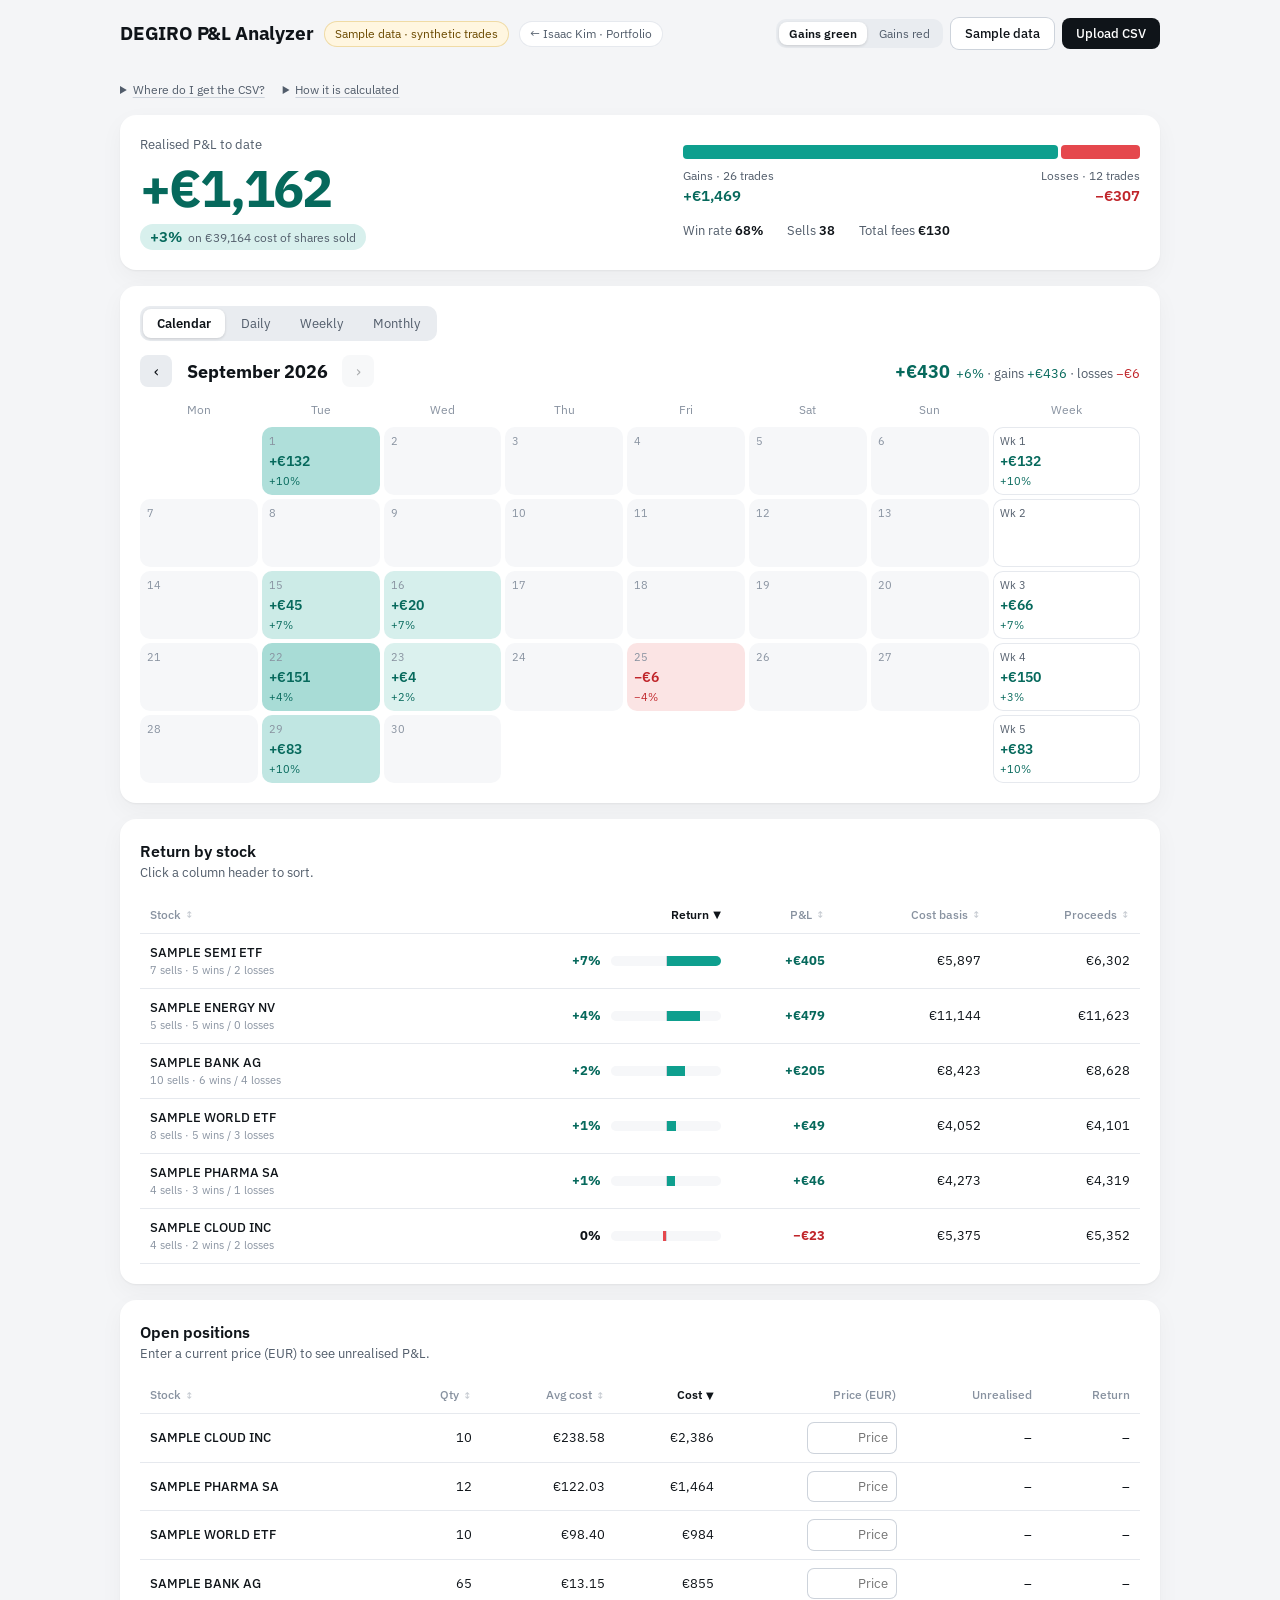
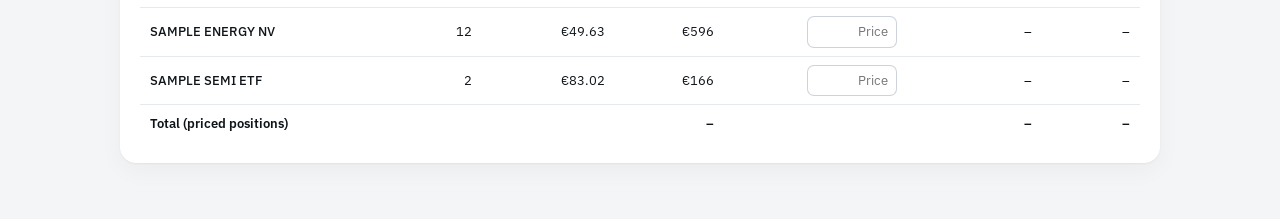
<file: site/demos/pnl.html>
<!doctype html><html lang="en"><head><meta charset=utf8><meta name=viewport content="width=device-width,initial-scale=1,viewport-fit=cover"><style>:root{color-scheme:light;box-sizing:border-box;padding-top:env(safe-area-inset-top,0px);padding-bottom:env(safe-area-inset-bottom,0px)}html{scroll-padding-top:env(safe-area-inset-top,0px)}body{margin:0;padding:0;font:14px -apple-system,BlinkMacSystemFont,sans-serif;background:#fff;color:#000}img{max-width:100%}[hidden]:not([hidden=until-found i]){display:none!important}</style></head><body>
<title>DEGIRO P&amp;L Analyzer</title>
<link rel="preconnect" href="https://fonts.googleapis.com">
<link rel="preconnect" href="https://fonts.gstatic.com" crossorigin>
<link href="https://fonts.googleapis.com/css2?family=IBM+Plex+Sans:wght@400;500;600;700&display=swap" rel="stylesheet">
<style>
/* Layout: top bar → total P&L + gain/loss split → calendar/day/week/month tabs → return by stock → open positions. One column */
:root{
  --bg:#f4f5f7; --surface:#ffffff; --cell:#f6f7f9; --seg-bg:#e9ecf0;
  --ink:#0f1419; --ink2:#525d6b; --muted:#8892a0; --line:#e6e9ee; --axis:#cdd3db; --hover:rgba(15,20,25,.05);
  --c-green:#0e9f8e; --c-green-ink:#06695c; --c-red:#e5484d; --c-red-ink:#c0252a; --c-blue:#2f6fe0; --c-blue-ink:#1c4eb0;
  --gain:var(--c-green); --loss:var(--c-red); --gain-ink:var(--c-green-ink); --loss-ink:var(--c-red-ink);
  --accent:#0f1419; --accent-ink:#ffffff; --focus:#2f6fe0;
  --note-bg:#fff6e0; --note-ink:#6b4a00; --note-line:#f0dba5; --shadow:0 1px 2px rgba(15,20,25,.05),0 8px 24px rgba(15,20,25,.04);
  --font:"IBM Plex Sans","Apple SD Gothic Neo","Malgun Gothic","Noto Sans KR",system-ui,sans-serif;
}
@media (prefers-color-scheme: dark){
  :root:not([data-theme="light"]){
    --bg:#0b0e12; --surface:#14181e; --cell:#1a1f26; --seg-bg:#232932;
    --ink:#eef1f5; --ink2:#b4bcc8; --muted:#8a93a0; --line:#232932; --axis:#394150; --hover:rgba(255,255,255,.06);
    --c-green:#16a493; --c-green-ink:#4fd6c4; --c-red:#e45e5e; --c-red-ink:#ff9ea1; --c-blue:#5b94f5; --c-blue-ink:#93b9ff;
    --accent:#eef1f5; --accent-ink:#0b0e12; --focus:#7aa8ff;
    --note-bg:#2a2412; --note-ink:#e9c76a; --note-line:#4a3f1c; --shadow:0 0 0 1px rgba(255,255,255,.02);
    color-scheme:dark;
  }
}
:root[data-theme="dark"]{
  --bg:#0b0e12; --surface:#14181e; --cell:#1a1f26; --seg-bg:#232932;
  --ink:#eef1f5; --ink2:#b4bcc8; --muted:#8a93a0; --line:#232932; --axis:#394150; --hover:rgba(255,255,255,.06);
  --c-green:#16a493; --c-green-ink:#4fd6c4; --c-red:#e45e5e; --c-red-ink:#ff9ea1; --c-blue:#5b94f5; --c-blue-ink:#93b9ff;
  --accent:#eef1f5; --accent-ink:#0b0e12; --focus:#7aa8ff;
  --note-bg:#2a2412; --note-ink:#e9c76a; --note-line:#4a3f1c; --shadow:0 0 0 1px rgba(255,255,255,.02);
  color-scheme:dark;
}
:root[data-colors="kr"]{--gain:var(--c-red);--loss:var(--c-blue);--gain-ink:var(--c-red-ink);--loss-ink:var(--c-blue-ink)}

*{box-sizing:border-box}
body{background:var(--bg);color:var(--ink);font-family:var(--font);font-size:14px;line-height:1.5;padding-inline:16px;padding-block:18px 56px}
.wrap{max-width:1040px;margin-inline:auto;display:flex;flex-direction:column;gap:16px}
h1{font-size:19px;font-weight:700;margin:0;letter-spacing:-.01em}
h2{font-size:16px;font-weight:600;margin:0;text-wrap:balance}
p{margin:0}
.sub{color:var(--ink2);font-size:13px}
.g{color:var(--gain-ink)} .r{color:var(--loss-ink)}
button{font-family:inherit}
:focus-visible{outline:2px solid var(--focus);outline-offset:2px}

.top{display:flex;flex-wrap:wrap;gap:10px 16px;align-items:center;justify-content:space-between}
.brand{display:flex;flex-wrap:wrap;gap:6px 12px;align-items:center;min-width:0}
.actions{display:flex;flex-wrap:wrap;gap:8px;align-items:center}
.pill{font-size:12px;color:var(--ink2);background:var(--surface);border-radius:999px;padding:3px 10px;box-shadow:0 0 0 1px var(--line);max-width:100%;overflow-wrap:anywhere}
.pill.sample{color:var(--note-ink);background:var(--note-bg);box-shadow:0 0 0 1px var(--note-line)}
.btn{font-size:13px;font-weight:500;border:0;background:var(--surface);color:var(--ink);border-radius:8px;padding:7px 14px;cursor:pointer;box-shadow:0 0 0 1px var(--axis)}
.btn:hover{background:var(--hover)}
.btn.primary{background:var(--accent);color:var(--accent-ink);box-shadow:none}
.btn.primary:hover{opacity:.88}

.seg{display:inline-flex;background:var(--seg-bg);border-radius:10px;padding:3px;gap:2px;max-width:100%}
.seg button{font-size:13px;background:transparent;color:var(--ink2);border:0;border-radius:8px;padding:6px 14px;cursor:pointer;white-space:nowrap}
.seg button[aria-pressed="true"]{background:var(--surface);color:var(--ink);font-weight:600;box-shadow:0 1px 3px rgba(0,0,0,.14)}
.seg.sm button{padding:4px 10px;font-size:12px}

.notes{display:flex;flex-direction:column;gap:6px}
.note{background:var(--note-bg);color:var(--note-ink);border:1px solid var(--note-line);border-radius:10px;padding:8px 12px;font-size:13px}
.note.err{background:color-mix(in srgb,var(--c-red) 12%,var(--surface));color:var(--c-red-ink);border-color:color-mix(in srgb,var(--c-red) 40%,var(--surface))}
.helps{display:flex;flex-wrap:wrap;gap:6px 18px;font-size:12px;color:var(--ink2)}
.helps details{max-width:100%}
.helps summary{cursor:pointer;color:var(--ink2);text-decoration:underline;text-underline-offset:3px;text-decoration-color:var(--axis)}
.helps ol,.helps ul{margin:8px 0 0;padding-left:18px;max-width:640px;line-height:1.7}

.card{background:var(--surface);border-radius:16px;padding:20px;box-shadow:var(--shadow);min-width:0}
body.dragging::after{content:"Drop your CSV file";position:fixed;inset:10px;border:2px dashed var(--focus);border-radius:16px;background:color-mix(in srgb,var(--surface) 80%,transparent);display:flex;align-items:center;justify-content:center;font-size:20px;font-weight:600;z-index:20;pointer-events:none}

.hero{display:grid;grid-template-columns:minmax(0,1.1fr) minmax(0,1fr);gap:20px 40px;align-items:center}
.hero .l{font-size:13px;color:var(--ink2)}
.big{font-size:52px;font-weight:700;letter-spacing:-.035em;line-height:1.1;font-variant-numeric:tabular-nums;margin-top:4px;overflow-wrap:anywhere}
.chip{display:inline-block;font-size:15px;font-weight:600;padding:2px 10px;border-radius:999px;margin-top:8px;font-variant-numeric:tabular-nums}
.chip.g{background:color-mix(in srgb,var(--gain) 16%,var(--surface))}
.chip.r{background:color-mix(in srgb,var(--loss) 16%,var(--surface))}
.chip small{font-size:12px;font-weight:400;color:var(--ink2);margin-left:6px}
.split{display:flex;gap:3px;height:14px}
.split i{display:block;min-width:4px;border-radius:4px}
.split .sg{background:var(--gain)} .split .sl{background:var(--loss)}
.splitl{display:flex;justify-content:space-between;gap:12px;margin-top:8px;font-size:15px;font-weight:600;font-variant-numeric:tabular-nums}
.splitl small{display:block;font-size:12px;font-weight:400;color:var(--ink2)}
.splitl span:last-child{text-align:right}
.mini{display:flex;flex-wrap:wrap;gap:6px 24px;margin-top:14px;font-size:13px;color:var(--ink2)}
.mini b{color:var(--ink);font-weight:600;font-variant-numeric:tabular-nums}

.sec-h{display:flex;flex-wrap:wrap;gap:10px 16px;align-items:center;justify-content:space-between;margin-bottom:14px}
.ctrls{display:flex;flex-wrap:wrap;gap:8px 14px;align-items:center}
.legend{display:flex;gap:12px;font-size:12px;color:var(--ink2)}
.legend span{display:inline-flex;align-items:center;gap:6px}
.legend i{width:10px;height:10px;border-radius:3px;display:inline-block}

/* calendar */
.calh{display:flex;flex-wrap:wrap;gap:8px 16px;align-items:center;justify-content:space-between;margin-bottom:12px}
.calh .nav{display:flex;align-items:center;gap:10px}
.calh .nav button{width:32px;height:32px;border-radius:8px;border:0;background:var(--seg-bg);color:var(--ink);font-size:16px;cursor:pointer}
.calh .nav button:disabled{opacity:.35;cursor:default}
.calh .mt{font-size:18px;font-weight:700;min-width:150px;text-align:center}
.calh .ms{font-size:13px;color:var(--ink2);font-variant-numeric:tabular-nums}
.calh .ms b{font-size:18px;margin-right:6px}
.cal{display:grid;grid-template-columns:repeat(7,minmax(0,1fr)) minmax(0,1.25fr);gap:4px}
.cal .wd{font-size:12px;color:var(--muted);text-align:center;padding:2px 0 4px}
.cd{min-height:68px;border-radius:10px;padding:6px 7px;background:var(--cell);display:flex;flex-direction:column;gap:1px;min-width:0;overflow:hidden}
.cd.out{background:transparent}
.cd .dnum{font-size:11px;color:var(--muted)}
.cd .amt{font-size:14px;font-weight:600;font-variant-numeric:tabular-nums;white-space:nowrap}
.cd .pc{font-size:11px;font-variant-numeric:tabular-nums;white-space:nowrap}
.cd.up{background:color-mix(in srgb,var(--gain) calc(var(--k)*1%),var(--surface))}
.cd.dwn{background:color-mix(in srgb,var(--loss) calc(var(--k)*1%),var(--surface))}
.cd.up .amt,.cd.up .pc{color:var(--gain-ink)}
.cd.dwn .amt,.cd.dwn .pc{color:var(--loss-ink)}
.cd.wk{background:transparent;box-shadow:inset 0 0 0 1px var(--line)}
.cd.wk .dnum{color:var(--ink2)}

/* charts / tables */
.chartbox{position:relative}
.scroll{overflow-x:auto}
svg text{font-family:var(--font);font-variant-numeric:tabular-nums}
.tick{fill:var(--muted);font-size:11px}
.dl{fill:var(--ink2);font-size:11px;font-weight:600}
.tip{position:fixed;pointer-events:none;background:var(--surface);color:var(--ink);border-radius:10px;padding:9px 11px;font-size:12px;line-height:1.55;box-shadow:0 0 0 1px var(--axis),0 8px 22px rgba(0,0,0,.18);min-width:210px;max-width:300px;z-index:30;font-variant-numeric:tabular-nums}
.tip b{display:block;font-weight:600;margin-bottom:2px}
.tip div{display:flex;justify-content:space-between;gap:14px}
.tip div span:first-child{color:var(--muted)}
.tip .st span:first-child{color:var(--ink);overflow:hidden;text-overflow:ellipsis;white-space:nowrap;max-width:150px}
.tip .st span:last-child{white-space:nowrap}
.tip hr{border:0;border-top:1px solid var(--line);margin:6px 0}
.tip small{color:var(--muted)}
[data-t]{cursor:default}
tr[data-t]:hover td{background:var(--hover)}
.tbl{overflow:auto;max-height:400px;margin-top:16px}
.tbl.flat{margin-top:0;max-height:none}
table{border-collapse:collapse;width:100%;font-variant-numeric:tabular-nums;font-size:13px}
th,td{padding:9px 10px;text-align:right;white-space:nowrap;border-bottom:1px solid var(--line)}
th.l,td:first-child{text-align:left}
th{position:sticky;top:0;background:var(--surface);z-index:1;padding:0;font-weight:500}
th button{width:100%;font:inherit;font-size:12px;color:var(--muted);background:transparent;border:0;padding:9px 10px;cursor:pointer;display:inline-flex;gap:4px;align-items:center;justify-content:flex-end;white-space:nowrap}
th.l button{justify-content:flex-start}
th button:hover{color:var(--ink)}
th[aria-sort] button{color:var(--ink);font-weight:600}
th .ar{font-size:10px;opacity:.5}
th[aria-sort] .ar{opacity:1}
th.plain{padding:9px 10px;font-size:12px;color:var(--muted)}
td.name{white-space:normal;min-width:150px;font-weight:500}
td.name small{display:block;color:var(--muted);font-size:11px;font-weight:400}
.pcell{display:flex;align-items:center;gap:10px;justify-content:flex-end;min-width:170px}
.pcell .pv{font-weight:700;min-width:50px;text-align:right}
.pb{position:relative;height:10px;width:110px;background:var(--cell);border-radius:5px;overflow:hidden;flex:none}
.pb i{position:absolute;top:0;bottom:0}
.pb i.g{background:var(--gain)} .pb i.r{background:var(--loss)}
.pb::after{content:"";position:absolute;left:50%;top:0;bottom:0;width:1px;background:var(--axis)}
.priceIn{font:inherit;font-size:13px;width:88px;text-align:right;padding:5px 8px;border:0;box-shadow:0 0 0 1px var(--axis);border-radius:6px;background:var(--surface);color:var(--ink);font-variant-numeric:tabular-nums}
tfoot td{font-weight:600;border-bottom:0}
.empty{padding:32px 8px;color:var(--muted);text-align:center}
@media (max-width:720px){
  .hero{grid-template-columns:1fr}
  .big{font-size:42px}
  .card{padding:16px}
  .cd{min-height:58px;padding:5px 4px}
  .cd .amt{font-size:11px;letter-spacing:-.02em} .cd .pc{display:none}
  .calh .mt{font-size:16px;min-width:90px}
}
@media (prefers-reduced-motion:no-preference){ .btn,.seg button{transition:background .12s} }
</style>

<div class="wrap">
  <header class="top">
    <div class="brand">
      <h1>DEGIRO P&amp;L Analyzer</h1>
      <span class="pill" id="source"></span><a class="pill" href="../#work" style="text-decoration:none">← Isaac Kim · Portfolio</a>
    </div>
    <div class="actions">
      <div class="seg sm" id="colSeg" role="group" aria-label="Gain colour">
        <button type="button" data-v="west" aria-pressed="true">Gains green</button>
        <button type="button" data-v="kr" aria-pressed="false">Gains red</button>
      </div>
      <button type="button" class="btn" id="sampleBtn">Sample data</button>
      <button type="button" class="btn primary" id="pick">Upload CSV</button>
      <input type="file" id="file" accept=".csv,text/csv" hidden>
    </div>
  </header>

  <div class="notes" id="notes"></div>
  <div class="helps">
    <details>
      <summary>Where do I get the CSV?</summary>
      <ol>
        <li>Log in to DEGIRO web (trader.degiro.nl)</li>
        <li>Go to Activity → Transactions</li>
        <li>Set the period from your first trade until today</li>
        <li>Export → CSV</li>
      </ol>
    </details>
    <details>
      <summary>How it is calculated</summary>
      <ul>
        <li>Shares bought first are treated as sold first (FIFO).</li>
        <li>P&amp;L is realised on sale, including fees, in EUR.</li>
        <li>Return is the % gain on the purchase cost of the shares sold.</li>
        <li>Splits, mergers, dividends and FX gains are not included.</li>
        <li>Your file is processed only in this browser and is never uploaded.</li>
      </ul>
    </details>
  </div>

  <section class="card hero" id="hero" aria-label="Summary"></section>

  <section class="card" aria-label="P&amp;L by period">
    <div class="sec-h">
      <div class="seg" id="viewSeg" role="group" aria-label="View">
        <button type="button" data-v="cal" aria-pressed="true">Calendar</button>
        <button type="button" data-v="day" aria-pressed="false">Daily</button>
        <button type="button" data-v="week" aria-pressed="false">Weekly</button>
        <button type="button" data-v="month" aria-pressed="false">Monthly</button>
      </div>
      <div class="ctrls">
        <div class="seg sm" id="limSeg" role="group" aria-label="Range" hidden>
          <button type="button" data-v="30" aria-pressed="false">Last 30</button>
          <button type="button" data-v="60" aria-pressed="true">Last 60</button>
          <button type="button" data-v="0" aria-pressed="false">All</button>
        </div>
        <div class="legend" id="legend" hidden><span><i style="background:var(--gain)"></i>Gain</span><span><i style="background:var(--loss)"></i>Loss</span></div>
      </div>
    </div>
    <div id="view"></div>
  </section>

  <section class="card" aria-label="Return by stock">
    <div class="sec-h">
      <div>
        <h2>Return by stock</h2>
        <p class="sub">Click a column header to sort.</p>
      </div>
    </div>
    <div class="tbl flat" id="stockTbl"></div>
  </section>

  <section class="card" aria-label="Open positions">
    <div class="sec-h">
      <div>
        <h2>Open positions</h2>
        <p class="sub">Enter a current price (EUR) to see unrealised P&amp;L.</p>
      </div>
    </div>
    <div class="tbl flat" id="holdTbl"></div>
  </section>
</div>

<script id="core">
/* ---------- parsing ---------- */
function parseCSV(text){
  text=text.replace(/^﻿/,'');
  var first=text.split(/\r?\n/,1)[0];
  var delim=first.split(';').length>first.split(',').length?';':',';
  var rows=[],row=[],cur='',q=false;
  for(var i=0;i<text.length;i++){
    var c=text[i];
    if(q){ if(c==='"'){ if(text[i+1]==='"'){cur+='"';i++;} else q=false; } else cur+=c; }
    else if(c==='"') q=true;
    else if(c===delim){row.push(cur);cur='';}
    else if(c==='\n'){row.push(cur);rows.push(row);row=[];cur='';}
    else if(c==='\r'){}
    else cur+=c;
  }
  if(cur.length||row.length){row.push(cur);rows.push(row);}
  return rows.filter(function(r){return r.some(function(x){return x.trim()!==''});});
}
function num(s){
  if(s==null) return NaN;
  s=String(s).trim().replace(/[€\s]/g,'');
  if(s==='') return NaN;
  var lc=s.lastIndexOf(','), ld=s.lastIndexOf('.');
  if(lc>-1&&ld>-1){ s = lc>ld ? s.replace(/\./g,'').replace(',','.') : s.replace(/,/g,''); }
  else if(lc>-1){ s = s.split(',').length>2 ? s.replace(/,/g,'') : s.replace(',','.'); }
  else if(ld>-1 && s.split('.').length>2){ s=s.replace(/\./g,''); }
  return parseFloat(s);
}
function parseDate(s){
  s=(s||'').trim(); var m;
  if((m=s.match(/^(\d{1,2})[-\/.](\d{1,2})[-\/.](\d{4})$/))) return m[3]+'-'+('0'+m[2]).slice(-2)+'-'+('0'+m[1]).slice(-2);
  if((m=s.match(/^(\d{4})-(\d{2})-(\d{2})/))) return m[1]+'-'+m[2]+'-'+m[3];
  return null;
}
function mapHeaders(h){
  var L=h.map(function(x){return x.trim().toLowerCase();});
  var ix=function(f){return L.findIndex(f);};
  return {
    date:ix(function(x){return x==='date'||x==='datum';}),
    time:ix(function(x){return x==='time'||x==='tijd';}),
    product:ix(function(x){return x==='product';}),
    isin:ix(function(x){return x==='isin';}),
    qty:ix(function(x){return x==='quantity'||x==='aantal';}),
    total:ix(function(x){return x.indexOf('total')===0||x.indexOf('totaal')===0;}),
    value:ix(function(x){return x==='value eur'||x==='waarde eur';}),
    fees:ix(function(x){return x.indexOf('fee')>-1||x.indexOf('kosten')>-1;})
  };
}
function buildTxs(rows){
  if(rows.length<2) throw new Error('The file has no transaction rows.');
  var m=mapHeaders(rows[0]), miss=[];
  if(m.date<0) miss.push('Date'); if(m.product<0) miss.push('Product');
  if(m.qty<0) miss.push('Quantity'); if(m.total<0&&m.value<0) miss.push('Total EUR');
  if(miss.length) throw new Error('This does not look like a Transactions export. Missing columns: '+miss.join(', ')+'. Export from Activity → Transactions, not the account statement (Account.csv).');
  var list=[],skipped=0;
  for(var i=1;i<rows.length;i++){
    var r=rows[i];
    var date=parseDate(r[m.date]), qty=num(r[m.qty]);
    var fee=m.fees>-1?num(r[m.fees]):0; if(isNaN(fee)) fee=0;
    var total=m.total>-1?num(r[m.total]):NaN;
    if(isNaN(total)&&m.value>-1){ var v=num(r[m.value]); if(!isNaN(v)) total=v+fee; }
    if(!date||isNaN(qty)||qty===0||isNaN(total)){skipped++;continue;}
    var time=m.time>-1?(r[m.time]||'').trim():'';
    list.push({date:date,dt:date+' '+(time||'00:00'),product:(r[m.product]||'').trim(),isin:m.isin>-1?(r[m.isin]||'').trim():'',qty:qty,total:total,fee:Math.abs(fee)});
  }
  if(!list.length) throw new Error('No readable transactions. Check the column names and number format.');
  return {list:list,skipped:skipped};
}
/* ---------- FIFO realised P&L ---------- */
function analyze(txs){
  txs=txs.slice().sort(function(a,b){return a.dt<b.dt?-1:a.dt>b.dt?1:((b.qty>0)-(a.qty>0));});
  var lots={},stocks={},events=[],fees=0;
  txs.forEach(function(t){
    var k=t.isin||t.product; fees+=t.fee;
    var p=stocks[k]; if(!p) p=stocks[k]={key:k,name:t.product,isin:t.isin,cost:0,proceeds:0,pnl:0,n:0,wins:0,unmatched:0};
    p.name=t.product;
    lots[k]=lots[k]||[];
    if(t.qty>0){ lots[k].push({qty:t.qty,unit:(-t.total)/t.qty}); return; }
    var need=-t.qty, unit=t.total/need, q=lots[k], mq=0, cost=0;
    while(need>1e-9&&q.length){
      var l=q[0], take=Math.min(l.qty,need);
      cost+=take*l.unit; mq+=take; l.qty-=take; need-=take;
      if(l.qty<=1e-9) q.shift();
    }
    if(need>1e-9) p.unmatched+=need;
    if(mq>0){
      var proceeds=unit*mq, pnl=proceeds-cost;
      events.push({date:t.date,key:k,name:t.product,qty:mq,cost:cost,proceeds:proceeds,pnl:pnl});
      p.cost+=cost;p.proceeds+=proceeds;p.pnl+=pnl;p.n++;if(pnl>0)p.wins++;
    }
  });
  var holdings=[];
  Object.keys(lots).forEach(function(k){
    var q=lots[k].filter(function(l){return l.qty>1e-9;});
    if(!q.length) return;
    var qty=0,cost=0; q.forEach(function(l){qty+=l.qty;cost+=l.qty*l.unit;});
    holdings.push({key:k,name:stocks[k].name,isin:stocks[k].isin,qty:qty,cost:cost});
  });
  return {events:events,stocks:Object.keys(stocks).map(function(k){return stocks[k];}).filter(function(s){return s.n>0;}),holdings:holdings,fees:fees,count:txs.length,
    first:txs[0].date,last:txs[txs.length-1].date};
}
/* ---------- period aggregation ---------- */
function mondayOf(ds){
  var d=new Date(ds+'T00:00:00Z'); d.setUTCDate(d.getUTCDate()-((d.getUTCDay()+6)%7));
  return d.toISOString().slice(0,10);
}
function addDays(ds,n){var d=new Date(ds+'T00:00:00Z');d.setUTCDate(d.getUTCDate()+n);return d.toISOString().slice(0,10);}
function byStock(evs){
  var m={};
  evs.forEach(function(e){var s=m[e.key]||(m[e.key]={name:e.name,net:0,cost:0,n:0});s.net+=e.pnl;s.cost+=e.cost;s.n++;});
  return Object.keys(m).map(function(k){var s=m[k];s.pct=s.cost>0?s.net/s.cost*100:null;return s;}).sort(function(a,b){return Math.abs(b.net)-Math.abs(a.net);});
}
function aggregate(events,mode){
  var map={};
  events.forEach(function(e){
    var k=mode==='day'?e.date:mode==='week'?mondayOf(e.date):e.date.slice(0,7);
    var a=map[k]; if(!a) a=map[k]={key:k,gain:0,loss:0,net:0,cost:0,n:0,wins:0,evs:[]};
    if(e.pnl>0){a.gain+=e.pnl;a.wins++;} else a.loss+=e.pnl;
    a.net+=e.pnl;a.cost+=e.cost;a.n++;a.evs.push(e);
  });
  return Object.keys(map).sort().map(function(k){
    var a=map[k];
    a.pct=a.cost>0?a.net/a.cost*100:null;a.stocks=byStock(a.evs);
    a.label=mode==='week'?k.slice(5)+' ~ '+addDays(k,6).slice(5):k;
    a.short=mode==='month'?k.slice(2):k.slice(5);
    return a;
  });
}
/* ---------- sample data (synthetic trades) ---------- */
function sampleCSV(){
  var seed=42; function rnd(){seed=(seed*1664525+1013904223)%4294967296;return seed/4294967296;}
  var P=[['SAMPLE WORLD ETF','XX0000000001',90,.010],['SAMPLE SEMI ETF','XX0000000002',60,.022],['SAMPLE BANK AG','XX0000000003',14,.018],
         ['SAMPLE CLOUD INC','XX0000000004',220,.026],['SAMPLE ENERGY NV','XX0000000005',32,.016],['SAMPLE PHARMA SA','XX0000000006',110,.013]];
  var st=P.map(function(p){return {p:p,price:p[2],qty:0};});
  var rows=[],id=1;
  for(var d=new Date(Date.UTC(2026,0,5)); d<=new Date(Date.UTC(2026,9,9)); d.setUTCDate(d.getUTCDate()+1)){
    var dow=d.getUTCDay(); if(dow===0||dow===6) continue;
    st.forEach(function(s){
      s.price*=1+(rnd()-.47)*2*s.p[3];
      if(rnd()>0.075) return;
      var buy=s.qty===0||rnd()<.5, q;
      if(buy) q=Math.max(1,Math.round((300+rnd()*1500)/s.price)); else q=rnd()<.55?s.qty:Math.max(1,Math.round(s.qty*(.3+rnd()*.5)));
      var sign=buy?-1:1, val=sign*q*s.price, fee=-(1+Math.round(rnd()*100)/100), total=val+fee;
      s.qty+=buy?q:-q;
      var dd=('0'+d.getUTCDate()).slice(-2)+'-'+('0'+(d.getUTCMonth()+1)).slice(-2)+'-'+d.getUTCFullYear();
      var tm=('0'+(9+Math.floor(rnd()*8))).slice(-2)+':'+('0'+Math.floor(rnd()*60)).slice(-2);
      rows.push([dd,tm,s.p[0],s.p[1],'EAM','XAMS',(buy?q:-q),s.price.toFixed(2),'EUR',val.toFixed(2),'EUR',val.toFixed(2),'',fee.toFixed(2),total.toFixed(2),'S'+(id++)].join(','));
    });
  }
  rows.reverse();
  return 'Date,Time,Product,ISIN,Reference exchange,Venue,Quantity,Price,,Local value,,Value EUR,Exchange rate,Transaction and/or third party fees EUR,Total EUR,Order ID\n'+rows.join('\n');
}
</script>

<script id="ui">
(function(){
var $=function(s){return document.querySelector(s);};
var S={res:null,view:'cal',limit:60,cal:null,source:'',sample:false,
  sortP:{key:'key',dir:-1},sortS:{key:'pct',dir:-1},sortH:{key:'cost',dir:-1}};
/* number display: amounts and returns without decimals */
function fmt(v,d){d=d||0;return v.toLocaleString('en-US',{minimumFractionDigits:d,maximumFractionDigits:d});}
function eur(v){return (Math.round(v)<0?'−':'')+'€'+fmt(Math.abs(Math.round(v)));}
function eurS(v){var r=Math.round(v);if(r===0)return '€0';return (r>0?'+':'−')+'€'+fmt(Math.abs(r));}
function eurC(v){return eurS(v);}
function pct(v){if(v==null||!isFinite(v))return '–';var r=Math.round(v);if(r===0)return '0%';return (r>0?'+':'−')+Math.abs(r)+'%';}
function cls(v){var r=Math.round(v);return r>0?'g':r<0?'r':'';}
function esc(s){return String(s).replace(/[&<>"']/g,function(c){return {'&':'&amp;','<':'&lt;','>':'&gt;','"':'&quot;',"'":'&#39;'}[c];});}
function axisFmt(v){return (v<0?'−':'')+'€'+Math.abs(v).toLocaleString('en-US',{maximumFractionDigits:0});}
var MN=['January','February','March','April','May','June','July','August','September','October','November','December'];
function pad(n){return ('0'+n).slice(-2);}
function store(k,v){try{if(v===undefined)return JSON.parse(localStorage.getItem(k)||'null');localStorage.setItem(k,JSON.stringify(v));}catch(e){return null;}}

/* ---------- hover: which stocks made or lost money ---------- */
var tipMap={},chartGeom={ml:54,slot:10};
function tipHtml(title,net,p,stocks){
  var h='<b>'+esc(title)+'</b><div><span>Net P&amp;L</span><span class="'+cls(net)+'"><b style="display:inline;margin:0">'+eurS(net)+'</b>'+(p!=null?' · '+pct(p):'')+'</span></div><hr>';
  var top=stocks.slice(0,8).sort(function(a,b){return b.net-a.net;});
  top.forEach(function(s){h+='<div class="st"><span>'+esc(s.name)+'</span><span class="'+cls(s.net)+'">'+eurS(s.net)+' · '+pct(s.pct)+'</span></div>';});
  if(stocks.length>8)h+='<div><span><small>+'+(stocks.length-8)+' more stocks</small></span><span></span></div>';
  return h;
}
var gtip=document.createElement('div');gtip.className='tip';gtip.hidden=true;document.body.appendChild(gtip);
function showTip(html,x,y){
  gtip.innerHTML=html;gtip.hidden=false;
  var w=gtip.offsetWidth,h=gtip.offsetHeight,vw=window.innerWidth||800,vh=window.innerHeight||600,left=x+14,top=y+14;
  if(left+w>vw-8)left=x-14-w;if(left<8)left=8;
  if(top+h>vh-8)top=Math.max(8,y-14-h);
  gtip.style.left=left+'px';gtip.style.top=top+'px';
}
function hideAll(){gtip.hidden=true;var h=$('#hov');if(h)h.setAttribute('visibility','hidden');}
function onTip(e){
  var t=e.target,i=t.getAttribute&&t.getAttribute('data-i');
  if(i!=null&&cur[+i]){
    var d=cur[+i],hov=$('#hov');
    if(hov){hov.setAttribute('x',chartGeom.ml+(+i)*chartGeom.slot);hov.setAttribute('visibility','visible');}
    showTip(tipHtml(d.label,d.net,d.pct,d.stocks),e.clientX,e.clientY);return;
  }
  var c=t.closest&&t.closest('[data-t]'),k=c&&c.getAttribute('data-t');
  if(k&&tipMap[k]){showTip(tipMap[k],e.clientX,e.clientY);return;}
  hideAll();
}

/* ---------- sort helpers ---------- */
function th(label,key,st,left){
  var on=st.key===key;
  return '<th class="'+(left?'l':'')+'"'+(on?' aria-sort="'+(st.dir>0?'ascending':'descending')+'"':'')+'><button type="button" data-sort="'+key+'">'+label+'<span class="ar" aria-hidden="true">'+(on?(st.dir>0?'▲':'▼'):'↕')+'</span></button></th>';
}
function sortRows(arr,st,get){
  return arr.slice().sort(function(a,b){
    var x=get(a,st.key),y=get(b,st.key),c;
    if(typeof x==='string'||typeof y==='string')c=String(x).localeCompare(String(y));
    else{x=x==null?-Infinity:x;y=y==null?-Infinity:y;c=x<y?-1:x>y?1:0;}
    return c*st.dir;
  });
}
function bindSort(id,st,fn){
  $(id).addEventListener('click',function(e){
    var b=e.target.closest('[data-sort]');if(!b)return;
    var k=b.getAttribute('data-sort');
    if(st.key===k)st.dir*=-1;else{st.key=k;st.dir=(k==='name'||k==='key')?1:-1;}
    fn();
  });
}

/* ---------- loading ---------- */
function load(text,name,isSample){
  $('#notes').innerHTML='';
  try{
    var b=buildTxs(parseCSV(text)), res=analyze(b.list);
    S.res=res;S.sample=!!isSample;S.source=name;S.cal=null;res.skipped=b.skipped;
    render();
  }catch(e){
    $('#notes').innerHTML='<div class="note err">'+esc(e.message)+'</div>';
  }
}
function render(){
  var r=S.res,src=$('#source'),out=[];
  src.textContent=S.sample?'Sample data · synthetic trades':S.source+' · '+r.count+' trades · '+r.first+' – '+r.last;
  src.className='pill'+(S.sample?' sample':'');
  if(r.skipped)out.push('Rows skipped (unreadable number or date): '+r.skipped);
  var um=r.stocks.filter(function(s){return s.unmatched>0;});
  if(um.length)out.push('Some sells have no matching buy in this file and were excluded: '+um.map(function(s){return s.name;}).join(', ')+'. Export from an earlier start date for full accuracy.');
  $('#notes').innerHTML=out.map(function(t){return '<div class="note">'+esc(t)+'</div>';}).join('');
  renderHero();renderView();renderStocks();renderHoldings();
}
function renderHero(){
  var ev=S.res.events,g=0,l=0,c=0,w=0;
  ev.forEach(function(e){if(e.pnl>0){g+=e.pnl;w++;}else l+=e.pnl;c+=e.cost;});
  var net=g+l,n=ev.length,tot=g+Math.abs(l),gw=tot>0?g/tot*100:50,p=c>0?net/c*100:null;
  $('#hero').innerHTML=
   '<div><div class="l">Realised P&amp;L to date</div><div class="big '+cls(net)+'">'+eurS(net)+'</div>'+
   '<span class="chip '+cls(p)+'">'+pct(p)+'<small>on '+eur(c)+' cost of shares sold</small></span></div>'+
   '<div><div class="split" aria-hidden="true"><i class="sg" style="width:'+gw+'%"></i><i class="sl" style="width:'+(100-gw)+'%"></i></div>'+
   '<div class="splitl"><span class="g"><small>Gains · '+w+' trades</small>'+eurS(g)+'</span><span class="r"><small>Losses · '+(n-w)+' trades</small>'+eurS(l)+'</span></div>'+
   '<div class="mini"><span>Win rate <b>'+(n?Math.round(w/n*100):0)+'%</b></span><span>Sells <b>'+n+'</b></span><span>Total fees <b>'+eur(S.res.fees)+'</b></span></div></div>';
}

/* ---------- calendar / day / week / month ---------- */
function renderView(){
  var cal=S.view==='cal';hideAll();
  $('#limSeg').hidden=cal;$('#legend').hidden=cal;
  if(cal)renderCalendar();else renderChartView(S.view);
}
function shiftMonth(ym,d){var y=+ym.slice(0,4),m=+ym.slice(5)-1+d;return new Date(Date.UTC(y,m,1)).toISOString().slice(0,7);}
function renderCalendar(){
  var box=$('#view'),ev=S.res.events;
  if(!ev.length){box.innerHTML='<div class="empty">No realised trades (sells) yet.</div>';return;}
  var days={};tipMap={};
  ev.forEach(function(e){var d=days[e.date]||(days[e.date]={net:0,cost:0,n:0,evs:[]});d.net+=e.pnl;d.cost+=e.cost;d.n++;d.evs.push(e);});
  var keys=Object.keys(days).sort(),first=keys[0].slice(0,7),last=keys[keys.length-1].slice(0,7);
  if(!S.cal||S.cal<first||S.cal>last)S.cal=last;
  var y=+S.cal.slice(0,4),m=+S.cal.slice(5);
  var lead=(new Date(Date.UTC(y,m-1,1)).getUTCDay()+6)%7,dim=new Date(Date.UTC(y,m,0)).getUTCDate();
  var mt={net:0,cost:0,gain:0,loss:0},maxAbs=0,mevs=[];
  for(var d=1;d<=dim;d++){var x=days[S.cal+'-'+pad(d)];if(x)maxAbs=Math.max(maxAbs,Math.abs(x.net));}
  ev.forEach(function(e){if(e.date.slice(0,7)!==S.cal)return;mevs.push(e);mt.net+=e.pnl;mt.cost+=e.cost;if(e.pnl>0)mt.gain+=e.pnl;else mt.loss+=e.pnl;});
  var mp=mt.cost>0?mt.net/mt.cost*100:null;tipMap.m=tipHtml(MN[m-1]+' '+y,mt.net,mp,byStock(mevs));
  var h='<div class="calh"><div class="nav"><button type="button" data-cal="-1" aria-label="Previous month"'+(S.cal<=first?' disabled':'')+'>‹</button><div class="mt">'+MN[m-1]+' '+y+'</div><button type="button" data-cal="1" aria-label="Next month"'+(S.cal>=last?' disabled':'')+'>›</button></div>'+
    '<div class="ms" data-t="m"><b class="'+cls(mt.net)+'">'+eurS(mt.net)+'</b><span class="'+cls(mp)+'">'+pct(mp)+'</span> · gains <span class="g">'+eurS(mt.gain)+'</span> · losses <span class="r">'+eurS(mt.loss)+'</span></div></div>';
  h+='<div class="cal">'+['Mon','Tue','Wed','Thu','Fri','Sat','Sun','Week'].map(function(t){return '<div class="wd">'+t+'</div>';}).join('');
  var rows=Math.ceil((lead+dim)/7);
  for(var r=0;r<rows;r++){
    var wn=0,wc=0,wany=false,wev=[];
    for(var c=0;c<7;c++){
      var dn=r*7+c-lead+1;
      if(dn<1||dn>dim){h+='<div class="cd out"></div>';continue;}
      var k=S.cal+'-'+pad(dn),x=days[k];
      if(!x){h+='<div class="cd"><span class="dnum">'+dn+'</span></div>';continue;}
      wn+=x.net;wc+=x.cost;wany=true;wev=wev.concat(x.evs);
      var p=x.cost>0?x.net/x.cost*100:null,kk=Math.round(14+22*Math.abs(x.net)/(maxAbs||1));
      tipMap['d'+k]=tipHtml(k,x.net,p,byStock(x.evs));var t=Math.round(x.net)>0?'up':Math.round(x.net)<0?'dwn':'';
      h+='<div class="cd '+t+'" style="--k:'+kk+'" data-t="d'+k+'"><span class="dnum">'+dn+'</span><span class="amt">'+eurC(x.net)+'</span><span class="pc">'+pct(p)+'</span></div>';
    }
    if(wany){var wp=wc>0?wn/wc*100:null;tipMap['w'+r]=tipHtml('Week '+(r+1)+' of the month',wn,wp,byStock(wev));h+='<div class="cd wk" data-t="w'+r+'"><span class="dnum">Wk '+(r+1)+'</span><span class="amt '+cls(wn)+'">'+eurC(wn)+'</span><span class="pc '+cls(wn)+'">'+pct(wp)+'</span></div>';}
    else h+='<div class="cd wk"><span class="dnum">Wk '+(r+1)+'</span></div>';
  }
  h+='</div>';
  box.innerHTML=h;
}
function niceScale(min,max,t){
  if(min===max)max=min+1;
  var span=max-min,s0=span/t,mag=Math.pow(10,Math.floor(Math.log10(s0))),nm=s0/mag;
  var step=(nm<=1?1:nm<=2?2:nm<=5?5:10)*mag;
  var lo=Math.floor(min/step+1e-9)*step,hi=Math.ceil(max/step-1e-9)*step,ticks=[];
  for(var v=lo;v<=hi+step/2;v+=step)ticks.push(+v.toFixed(8));
  return {lo:lo,hi:hi,ticks:ticks};
}
function barPath(x,w,y0,y1,r){
  var up=y1<y0,h=Math.abs(y1-y0);
  if(h<1)return 'M'+x+','+(y0-.5)+'h'+w+'v1h'+(-w)+'z';
  r=Math.min(r,w/2,h);
  if(up)return 'M'+x+','+y0+'V'+(y1+r)+'Q'+x+','+y1+' '+(x+r)+','+y1+'H'+(x+w-r)+'Q'+(x+w)+','+y1+' '+(x+w)+','+(y1+r)+'V'+y0+'Z';
  return 'M'+x+','+y0+'V'+(y1-r)+'Q'+x+','+y1+' '+(x+r)+','+y1+'H'+(x+w-r)+'Q'+(x+w)+','+y1+' '+(x+w)+','+(y1-r)+'V'+y0+'Z';
}
var cur=[];
function renderChartView(mode){
  var all=aggregate(S.res.events,mode),data=S.limit?all.slice(-S.limit):all;
  cur=data;tipMap={};
  var box=$('#view');
  if(!data.length){box.innerHTML='<div class="empty">No realised trades (sells) yet.</div>';return;}
  box.innerHTML='<div class="chartbox" id="chartbox"><div class="scroll" id="chartScroll"></div></div><div class="tbl" id="periodTbl"></div>';
  var sc0=$('#chartScroll');
  var W=Math.max(sc0.clientWidth||640,data.length*5+80),H=260,ml=66,mr=12,mt=14,mb=26,iw=W-ml-mr,ih=H-mt-mb;
  var nets=data.map(function(d){return d.net;});
  var sc=niceScale(Math.min(0,Math.min.apply(null,nets)),Math.max(0,Math.max.apply(null,nets)),4);
  var y=function(v){return mt+(sc.hi-v)/(sc.hi-sc.lo)*ih;},y0=y(0);
  var slot=iw/data.length,bw=Math.max(2,Math.min(slot-2,30)),rr=bw>=8?4:1;
  var s='<svg id="chart" width="'+W+'" height="'+H+'" viewBox="0 0 '+W+' '+H+'" role="img" aria-label="Net P&amp;L by period. The table below has the same values.">';
  sc.ticks.forEach(function(t){
    s+='<line x1="'+ml+'" x2="'+(W-mr)+'" y1="'+y(t)+'" y2="'+y(t)+'" stroke="var(--line)" stroke-width="1"/><text class="tick" x="'+(ml-8)+'" y="'+(y(t)+4)+'" text-anchor="end">'+axisFmt(t)+'</text>';
  });
  s+='<rect id="hov" x="0" y="'+mt+'" width="'+slot+'" height="'+ih+'" fill="var(--hover)" visibility="hidden"/>';
  s+='<line x1="'+ml+'" x2="'+(W-mr)+'" y1="'+y0+'" y2="'+y0+'" stroke="var(--axis)" stroke-width="1"/>';
  var maxI=-1,minI=-1;
  data.forEach(function(d,i){
    var x=ml+i*slot+(slot-bw)/2;
    s+='<path d="'+barPath(x,bw,y0,y(d.net),rr)+'" fill="'+(d.net>=0?'var(--gain)':'var(--loss)')+'"/>';
    if(d.net>0&&(maxI<0||d.net>data[maxI].net))maxI=i;
    if(d.net<0&&(minI<0||d.net<data[minI].net))minI=i;
  });
  [maxI,minI].forEach(function(i){
    if(i<0)return;var d=data[i],cx=Math.min(W-mr-28,Math.max(ml+28,ml+i*slot+slot/2));
    s+='<text class="dl" x="'+cx+'" y="'+(d.net>=0?y(d.net)-6:y(d.net)+14)+'" text-anchor="middle">'+eurS(d.net)+'</text>';
  });
  var every=Math.max(1,Math.ceil(56/slot));
  data.forEach(function(d,i){if(i%every)return;s+='<text class="tick" x="'+(ml+i*slot+slot/2)+'" y="'+(H-8)+'" text-anchor="middle">'+d.short+'</text>';});
  data.forEach(function(d,i){s+='<rect data-i="'+i+'" x="'+(ml+i*slot)+'" y="'+mt+'" width="'+slot+'" height="'+ih+'" fill="transparent"/>';});
  s+='</svg>';
  sc0.innerHTML=s;sc0.scrollLeft=sc0.scrollWidth;
  chartGeom={ml:ml,slot:slot};
  var rows=sortRows(all,S.sortP,function(a,k){return a[k];}).map(function(d){
    tipMap['p'+d.key]=tipHtml(d.label,d.net,d.pct,d.stocks);return '<tr data-t="p'+d.key+'"><td>'+esc(d.label)+'</td><td class="g">'+eurS(d.gain)+'</td><td class="r">'+eurS(d.loss)+'</td><td class="'+cls(d.net)+'"><b>'+eurS(d.net)+'</b></td><td class="'+cls(d.pct)+'">'+pct(d.pct)+'</td><td>'+d.n+'</td></tr>';
  }).join('');
  $('#periodTbl').innerHTML='<table><thead><tr>'+th(mode==='day'?'Date':mode==='week'?'Week (Mon–Sun)':'Month','key',S.sortP,true)+th('Gains','gain',S.sortP)+th('Losses','loss',S.sortP)+th('Net P&amp;L','net',S.sortP)+th('Return','pct',S.sortP)+th('Sells','n',S.sortP)+'</tr></thead><tbody>'+rows+'</tbody></table>';
}

/* ---------- by stock ---------- */
function renderStocks(){
  var st=S.res.stocks.map(function(s){return {name:s.name,isin:s.isin,n:s.n,wins:s.wins,cost:s.cost,proceeds:s.proceeds,pnl:s.pnl,pct:s.cost>0?s.pnl/s.cost*100:0};});
  if(!st.length){$('#stockTbl').innerHTML='<div class="empty">No realised positions yet.</div>';return;}
  var mxp=Math.max.apply(null,st.map(function(x){return Math.abs(x.pct);}))||1;
  var rows=sortRows(st,S.sortS,function(a,k){return a[k];}).map(function(x){
    var w=Math.abs(x.pct)/mxp*50;
    return '<tr><td class="name">'+esc(x.name)+'<small>'+x.n+' sells · '+x.wins+' wins / '+(x.n-x.wins)+' losses</small></td>'+
      '<td><div class="pcell"><span class="pv '+cls(x.pct)+'">'+pct(x.pct)+'</span><span class="pb" aria-hidden="true"><i class="'+(x.pct>=0?'g':'r')+'" style="left:'+(x.pct>=0?50:50-w)+'%;width:'+w+'%"></i></span></div></td>'+
      '<td class="'+cls(x.pnl)+'"><b>'+eurS(x.pnl)+'</b></td><td>'+eur(x.cost)+'</td><td>'+eur(x.proceeds)+'</td></tr>';
  }).join('');
  $('#stockTbl').innerHTML='<table><thead><tr>'+th('Stock','name',S.sortS,true)+th('Return','pct',S.sortS)+th('P&amp;L','pnl',S.sortS)+th('Cost basis','cost',S.sortS)+th('Proceeds','proceeds',S.sortS)+'</tr></thead><tbody>'+rows+'</tbody></table>';
}

/* ---------- open positions ---------- */
function renderHoldings(){
  var h=S.res.holdings.map(function(x){return {key:x.key,name:x.name,isin:x.isin,qty:x.qty,cost:x.cost,avg:x.cost/x.qty};});
  if(!h.length){$('#holdTbl').innerHTML='<div class="empty">No open positions.</div>';return;}
  h=sortRows(h,S.sortH,function(a,k){return a[k];});
  var prices=store('degiroPrices')||{};
  var rows=h.map(function(x,i){
    var pv=prices[x.key];
    return '<tr data-i="'+i+'"><td class="name">'+esc(x.name)+'</td><td>'+fmt(x.qty,x.qty%1?4:0)+'</td><td>€'+fmt(x.avg,2)+'</td><td>'+eur(x.cost)+'</td>'+
      '<td><input class="priceIn" id="pr'+i+'" inputmode="decimal" placeholder="Price" aria-label="'+esc(x.name)+' current price (EUR)" value="'+(pv!=null?pv:'')+'"></td><td class="u1">–</td><td class="u2">–</td></tr>';
  }).join('');
  $('#holdTbl').innerHTML='<table><thead><tr>'+th('Stock','name',S.sortH,true)+th('Qty','qty',S.sortH)+th('Avg cost','avg',S.sortH)+th('Cost','cost',S.sortH)+'<th class="plain">Price (EUR)</th><th class="plain">Unrealised</th><th class="plain">Return</th></tr></thead><tbody>'+rows+'</tbody><tfoot><tr><td colspan="3">Total (priced positions)</td><td class="ft0">–</td><td></td><td class="ft1">–</td><td class="ft2">–</td></tr></tfoot></table>';
  function upd(){
    var tc=0,tp=0,any=false;
    h.forEach(function(x,i){
      var tr=document.querySelector('#holdTbl tr[data-i="'+i+'"]'),v=num($('#pr'+i).value),u1=tr.querySelector('.u1'),u2=tr.querySelector('.u2');
      if(isNaN(v)){u1.textContent='–';u2.textContent='–';u1.className='u1';u2.className='u2';return;}
      var pl=v*x.qty-x.cost;any=true;tc+=x.cost;tp+=pl;
      u1.textContent=eurS(pl);u2.textContent=pct(pl/x.cost*100);u1.className='u1 '+cls(pl);u2.className='u2 '+cls(pl);
    });
    $('#holdTbl .ft0').textContent=any?eur(tc):'–';
    var f1=$('#holdTbl .ft1'),f2=$('#holdTbl .ft2');
    f1.textContent=any?eurS(tp):'–';f2.textContent=any?pct(tp/tc*100):'–';
    f1.className='ft1 '+(any?cls(tp):'');f2.className='ft2 '+(any?cls(tp):'');
  }
  h.forEach(function(x,i){
    $('#pr'+i).addEventListener('input',function(){
      var p=store('degiroPrices')||{},v=num(this.value);
      if(isNaN(v))delete p[x.key];else p[x.key]=v;
      store('degiroPrices',p);upd();
    });
  });
  upd();
}

/* ---------- controls ---------- */
function seg(id,key,conv,after){
  $(id).addEventListener('click',function(e){
    var b=e.target.closest('button');if(!b)return;
    S[key]=conv(b.getAttribute('data-v'));
    this.querySelectorAll('button').forEach(function(x){x.setAttribute('aria-pressed',x===b?'true':'false');});
    after();
  });
}
seg('#viewSeg','view',String,renderView);
seg('#limSeg','limit',Number,renderView);
bindSort('#view',S.sortP,renderView);
bindSort('#stockTbl',S.sortS,renderStocks);
bindSort('#holdTbl',S.sortH,renderHoldings);
$('#view').addEventListener('pointermove',onTip);
$('#view').addEventListener('pointerdown',onTip);
$('#view').addEventListener('pointerleave',hideAll);
window.addEventListener('pointerdown',function(e){if(!(e.target.closest&&e.target.closest('#view')))hideAll();});
$('#view').addEventListener('click',function(e){
  var b=e.target.closest('[data-cal]');if(!b||b.disabled)return;
  S.cal=shiftMonth(S.cal,+b.getAttribute('data-cal'));renderCalendar();
});
function setColors(v){
  document.documentElement.setAttribute('data-colors',v==='kr'?'kr':'west');
  $('#colSeg').querySelectorAll('button').forEach(function(x){x.setAttribute('aria-pressed',x.getAttribute('data-v')===v?'true':'false');});
}
$('#colSeg').addEventListener('click',function(e){var b=e.target.closest('button');if(!b)return;var v=b.getAttribute('data-v');setColors(v);store('degiroColors',v);});
setColors(store('degiroColors')==='kr'?'kr':'west');
$('#sampleBtn').addEventListener('click',function(){load(sampleCSV(),'Sample',true);});
$('#pick').addEventListener('click',function(){$('#file').click();});
function readFile(f){
  if(!f)return;
  var fr=new FileReader();
  fr.onload=function(){load(String(fr.result),f.name,false);};
  fr.onerror=function(){$('#notes').innerHTML='<div class="note err">Could not read the file.</div>';};
  fr.readAsText(f);
}
$('#file').addEventListener('change',function(){readFile(this.files[0]);this.value='';});
['dragenter','dragover'].forEach(function(t){window.addEventListener(t,function(e){e.preventDefault();document.body.classList.add('dragging');});});
window.addEventListener('dragleave',function(e){if(!e.relatedTarget)document.body.classList.remove('dragging');});
window.addEventListener('drop',function(e){e.preventDefault();document.body.classList.remove('dragging');if(e.dataTransfer&&e.dataTransfer.files[0])readFile(e.dataTransfer.files[0]);});
var rt;window.addEventListener('resize',function(){clearTimeout(rt);rt=setTimeout(function(){if(S.res&&S.view!=='cal')renderView();},150);});
load(sampleCSV(),'Sample',true);
})();
</script>

</body></html>
</file>
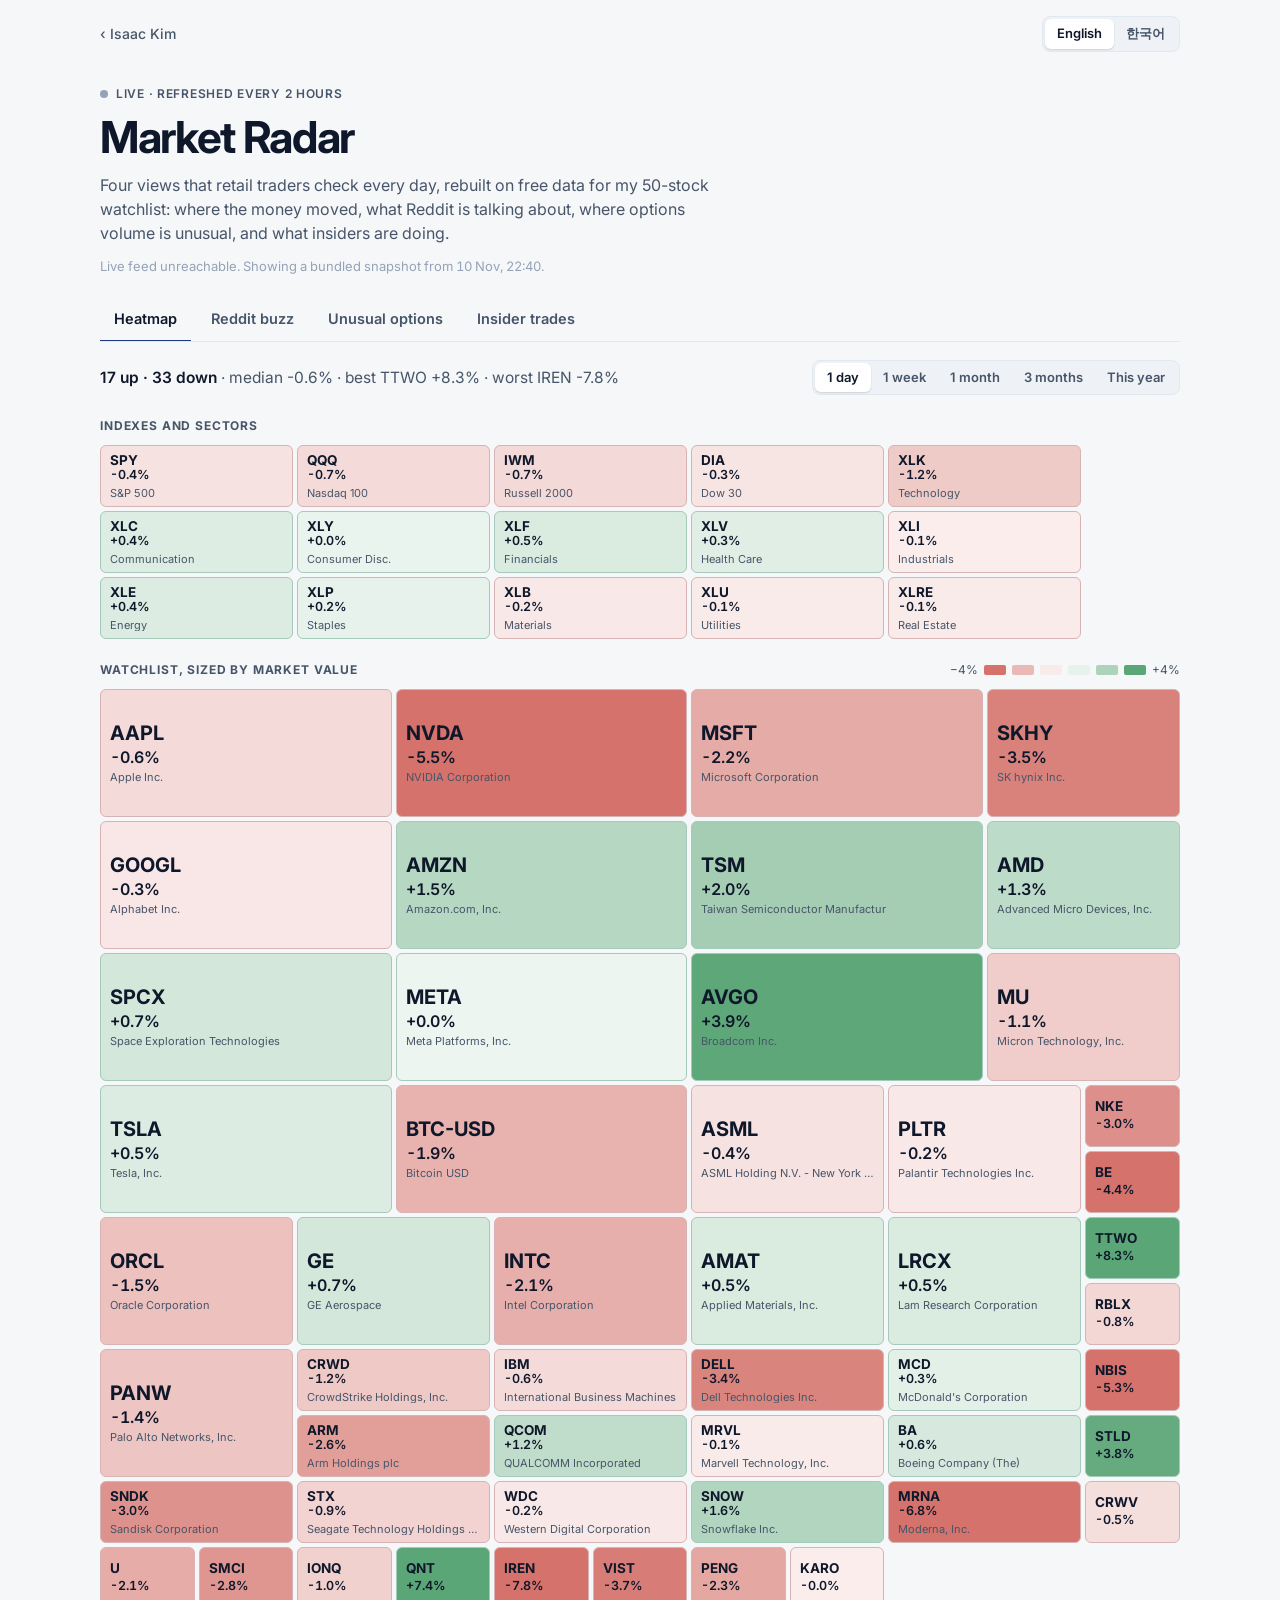
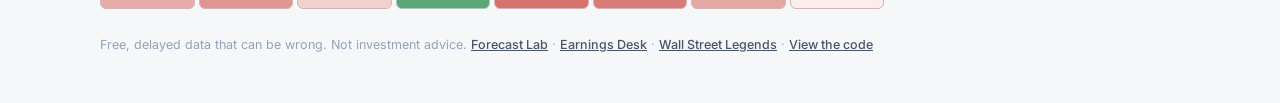
<file: site/demos/radar.html>
<!doctype html>
<html lang="en">
<head>
<meta charset="utf-8">
<meta name="viewport" content="width=device-width,initial-scale=1,viewport-fit=cover">
<title>Market Radar — Isaac Kim</title>
<meta name="description" content="Four things retail traders watch, on one page for a 50-stock watchlist: a heatmap, Reddit's most-mentioned tickers, unusual options volume and insider trades.">
<meta property="og:title" content="Market Radar — heatmap, Reddit buzz, unusual options, insider trades">
<meta property="og:description" content="Four popular trader views built on free data, refreshed every two hours.">
<meta property="og:type" content="website">
<link rel="icon" href="../assets/img/favicon.ico">
<link rel="preconnect" href="https://fonts.googleapis.com">
<link rel="preconnect" href="https://fonts.gstatic.com" crossorigin>
<link rel="stylesheet" href="https://fonts.googleapis.com/css2?family=Inter:wght@400;500;600;700&display=swap">
<style>
/* This one file is also the local app's screen: apps/radar.py serves it with the notebook theme injected,
   which overrides the colour variables below (same names as apps/notebook.css). */
:root{
  --bg:#f6f7f9; --card:#ffffff; --soft:#f1f4f8; --pill:#eef1f5; --text:#0f172a; --sub:#475569; --mute:#94a3b8; --line:#e2e8f0;
  --accent:#1d3a8a; --ink:#0f172a; --up:#15803d; --down:#c2362c; --sketch:12px; --sketch2:12px;
  --font:"Inter",-apple-system,BlinkMacSystemFont,"Apple SD Gothic Neo","Malgun Gothic","Helvetica Neue",Arial,sans-serif;
  color-scheme:light;
}
@media (prefers-color-scheme:dark){:root:not([data-theme="light"]){
  --bg:#12141c; --card:#1a1d28; --soft:#222634; --pill:#262b3a; --text:#eceef6; --sub:#b3b8cc; --mute:#7f859d; --line:#2c3142;
  --accent:#93a7ff; --ink:#eceef6; --up:#4cc38a; --down:#ff7b72; color-scheme:dark;
}}
:root[data-theme="dark"]{
  --bg:#12141c; --card:#1a1d28; --soft:#222634; --pill:#262b3a; --text:#eceef6; --sub:#b3b8cc; --mute:#7f859d; --line:#2c3142;
  --accent:#93a7ff; --ink:#eceef6; --up:#4cc38a; --down:#ff7b72; color-scheme:dark;
}
*,*::before,*::after{box-sizing:border-box}
body{margin:0;background-color:var(--bg);color:var(--text);font-family:var(--font);font-size:14.5px;line-height:1.5;-webkit-font-smoothing:antialiased}
a{color:inherit}
button{font:inherit;color:inherit;cursor:pointer}
.wrap{max-width:1160px;margin:0 auto;padding:0 clamp(16px,4vw,40px) 48px}
.num{font-variant-numeric:tabular-nums}
.up{color:var(--up)}.down{color:var(--down)}.muted{color:var(--sub)}
.top{display:flex;align-items:center;justify-content:space-between;gap:12px;padding:16px 0;min-height:60px}
.back{font-size:14px;font-weight:500;color:var(--sub);text-decoration:none}
.back:hover{color:var(--accent)}
.seg{display:inline-flex;padding:2px;border-radius:8px;background:var(--pill);border:1px solid var(--line);flex-wrap:wrap}
.seg button{border:0;background:none;padding:5px 12px;border-radius:6px;font-size:13px;font-weight:600;color:var(--sub)}
.seg button[aria-pressed="true"]{background:var(--card);color:var(--text);box-shadow:0 1px 2px rgba(0,0,0,.14)}
.top-end{display:flex;gap:8px;align-items:center}
.plain{border:1px solid var(--line);background:var(--card);border-radius:8px;padding:6px 12px;font-size:13px;font-weight:600}
.plain:hover{border-color:var(--accent)}
.plain:disabled{opacity:.5;cursor:default}

.hero{padding:14px 0 22px}
.kicker{display:inline-flex;align-items:center;gap:8px;font-size:12px;font-weight:600;color:var(--sub);letter-spacing:.06em;text-transform:uppercase}
.dot{width:8px;height:8px;border-radius:50%;background:var(--up);flex:none}
.dot.off{background:var(--mute)}
h1{font-weight:700;font-size:clamp(30px,5vw,44px);line-height:1.12;letter-spacing:-.03em;margin:10px 0 10px}
.lede{font-size:16px;color:var(--sub);max-width:64ch;margin:0}
.status{font-size:13px;color:var(--mute);margin-top:12px}

.tabs{display:flex;gap:6px;border-bottom:1px solid var(--line);margin-bottom:18px;overflow-x:auto;scrollbar-width:none}
.tabs::-webkit-scrollbar{display:none}
.tabs button{border:0;background:none;padding:10px 14px;font-size:14.5px;font-weight:600;color:var(--sub);border-bottom:2px solid transparent;margin-bottom:-1px;white-space:nowrap}
.tabs button[aria-selected="true"]{color:var(--text);border-bottom-color:var(--accent)}
.headline{display:flex;flex-wrap:wrap;align-items:center;justify-content:space-between;gap:10px 16px;margin-bottom:14px}
.headline p{margin:0;font-size:15.5px;font-weight:600}
.headline p span{font-weight:400;color:var(--sub)}
.note{font-size:12.5px;color:var(--mute);margin:14px 0 0;max-width:90ch}
h2{font-size:12px;font-weight:700;letter-spacing:.07em;text-transform:uppercase;color:var(--sub);margin:22px 0 10px}
.empty{padding:40px 16px;text-align:center;color:var(--sub);background:var(--card);border:1px solid var(--line);border-radius:var(--sketch)}

/* heatmap */
.heat{display:grid;grid-template-columns:repeat(auto-fill,minmax(88px,1fr));grid-auto-rows:62px;grid-auto-flow:dense;gap:4px}
.cell{border-radius:6px;padding:7px 9px;min-width:0;overflow:hidden;display:flex;flex-direction:column;justify-content:center;
  background:color-mix(in srgb,var(--c) var(--a),var(--card));border:1px solid color-mix(in srgb,var(--c) 30%,var(--line))}
.cell b{font-size:13.5px;font-weight:700;line-height:1.15;white-space:nowrap;overflow:hidden;text-overflow:ellipsis}
.cell span{font-size:12.5px;font-weight:600}
.cell small{font-size:11px;color:var(--sub);white-space:nowrap;overflow:hidden;text-overflow:ellipsis}
.cell.s2{grid-column:span 2}.cell.s3{grid-column:span 2;grid-row:span 2}.cell.s4{grid-column:span 3;grid-row:span 2}
.cell.s3 b,.cell.s4 b{font-size:20px}.cell.s3 span,.cell.s4 span{font-size:16px}
.scale{display:flex;align-items:center;gap:6px;font-size:12px;color:var(--sub)}
.scale i{width:22px;height:10px;border-radius:2px;background:color-mix(in srgb,var(--c) var(--a),var(--card))}

/* tables */
.sheet{background:var(--card);border:1px solid var(--line);border-radius:var(--sketch);overflow-x:auto}
table{width:100%;border-collapse:collapse;font-size:13.5px}
th,td{padding:9px 12px;text-align:right;white-space:nowrap;border-top:1px solid var(--line)}
thead th{border-top:0;font-size:11.5px;font-weight:600;color:var(--sub);background:var(--soft);letter-spacing:.02em}
th:first-child,td:first-child,.l{text-align:left}
td b{font-weight:700}
td.nm{max-width:220px;overflow:hidden;text-overflow:ellipsis;color:var(--sub)}
.star{color:var(--accent);margin-left:4px}
.tag{display:inline-block;font-size:12px;font-weight:700;padding:2px 8px;border-radius:999px}
.tag.c,.tag.buy{background:color-mix(in srgb,var(--up) 15%,transparent);color:var(--up)}
.tag.p,.tag.sell{background:color-mix(in srgb,var(--down) 14%,transparent);color:var(--down)}
.tiles{display:grid;grid-template-columns:repeat(2,minmax(0,1fr));gap:12px;margin-bottom:6px}
.tile{background:var(--card);border:1px solid var(--line);border-radius:var(--sketch);padding:14px 16px}
.tile .l{font-size:12.5px;font-weight:600;color:var(--sub);text-align:left}
.tile .v{font-size:28px;font-weight:700;letter-spacing:-.03em;line-height:1.15;color:var(--c)}
.tile .s{font-size:12.5px;color:var(--sub)}
.split{display:flex;height:10px;border-radius:5px;overflow:hidden;background:var(--pill);min-width:180px;flex:1;max-width:360px}
.split i:first-child{background:var(--up)}.split i:last-child{background:var(--down)}
.foot{font-size:12.5px;color:var(--mute);margin:26px 0 0;line-height:1.6}
.foot a{color:var(--sub);font-weight:500}
@media (max-width:640px){
  .heat{grid-template-columns:repeat(auto-fill,minmax(74px,1fr));grid-auto-rows:56px}
  .cell.s4{grid-column:span 2}
  th,td{padding:8px 9px}
  .hide-s{display:none}
}
</style>
</head>
<body>
<div class="wrap">
  <div class="top">
    <a class="back" href="../" id="back">‹ Isaac Kim</a>
    <div class="top-end">
      <button class="plain" type="button" id="refresh" hidden></button>
      <div class="seg" role="group" aria-label="Language">
        <button type="button" id="lang-en" aria-pressed="true">English</button>
        <button type="button" id="lang-ko" aria-pressed="false">한국어</button>
      </div>
    </div>
  </div>
  <header class="hero">
    <span class="kicker"><span class="dot off" id="dot"></span><span data-t="kicker"></span></span>
    <h1 data-t="title"></h1>
    <p class="lede" data-t="lede"></p>
    <div class="status num" id="status"></div>
  </header>
  <div class="tabs" role="tablist" id="tabs"></div>
  <div id="view"></div>
  <p class="foot"><span data-t="foot"></span>
    <span id="links"><a href="../lab.html">Forecast Lab</a> · <a href="earnings.html">Earnings Desk</a> · <a href="legends.html" data-t="legends"></a> ·
    <a href="https://github.com/isaac-waffle/portfolio/blob/main/apps/radar.py" target="_blank" rel="noopener" data-t="code"></a></span></p>
</div>
<script>
(function () {
  "use strict";
  var $ = function (id) { return document.getElementById(id); };
  var esc = function (s) { return String(s == null ? "" : s).replace(/[&<>"]/g, function (c) { return { "&": "&amp;", "<": "&lt;", ">": "&gt;", '"': "&quot;" }[c]; }); };
  var LOCAL = window.RADAR_LOCAL || null, qs = new URLSearchParams(location.search);
  var LIVE = LOCAL ? LOCAL.data : qs.get("data") || "https://raw.githubusercontent.com/isaac-waffle/portfolio/radar-data/radar.json";
  var SAMPLE = "../data/radar-sample.json";

  var T = {
    en: { kicker: "Live · refreshed every 2 hours", title: "Market Radar", doc: "Market Radar — Isaac Kim",
      lede: "Four views that retail traders check every day, rebuilt on free data for my 50-stock watchlist: where the money moved, what Reddit is talking about, where options volume is unusual, and what insiders are doing.",
      tabs: { heat: "Heatmap", reddit: "Reddit buzz", options: "Unusual options", insiders: "Insider trades" },
      asof: "Data as of {t} (your local time)", sample: "Live feed unreachable. Showing a bundled snapshot from {t}.", loading: "Loading…", none: "No data yet.", refresh: "Refresh", refreshing: "Refreshing…",
      per: { d: "1 day", w: "1 week", m: "1 month", q: "3 months", y: "This year" },
      heatHead: "{up} up · {down} down <span>· median {med} · best {best} · worst {worst}</span>", market: "Indexes and sectors", stocks: "Watchlist, sized by market value",
      redHead: "Fastest riser: {s} <span>· mentions {x} in 24 hours</span>", redNone: "Most mentioned: {s}", rank: "Rank", move: "Move", ticker: "Ticker", name: "Name", mentions: "Mentions", vs24: "vs 24h ago", upv: "Upvotes", today: "Price today", mine: "On my watchlist",
      redNote: "Mentions across stock subreddits such as r/wallstreetbets over the last 24 hours, from ApeWisdom. Popularity is not a signal by itself.",
      optHead: "Calls {c} · Puts {p} <span>· premium in {n} unusual contracts</span>", contract: "Contract", exp: "Expiry", vol: "Volume", oi: "Open int.", ratio: "Vol / OI", prem: "Premium", iv: "IV", otm: "From price", call: "Call", put: "Put",
      optNote: "A contract is listed when today's volume is at least twice its open interest, at least 500 contracts and $250k in premium, on the three nearest expiries. This is an approximation from end-of-day option chains: it cannot tell whether the volume was bought or sold, or opening or closing.",
      insBuys: "Open-market buys", insSells: "Sales", insS: "{n} trades in 90 days", date: "Date", who: "Insider", role: "Role", shares: "Shares", value: "Value", noBuys: "No insider bought on the open market in the last 90 days.",
      insNote: "Purchases and sales by officers and directors over the last 90 days, from filings as reported by Yahoo Finance. Stock awards, gifts and option exercises are left out. Sales are often scheduled in advance; open-market buys are rarer and more telling.",
      foot: "Free, delayed data that can be wrong. Not investment advice. ", legends: "Wall Street Legends", code: "View the code" },
    ko: { kicker: "실시간 · 2시간마다 갱신", title: "마켓 레이더", doc: "마켓 레이더 — Isaac Kim",
      lede: "개인 트레이더들이 매일 확인하는 네 가지 화면을 무료 데이터로 다시 만들어 관심종목 50개에 맞췄습니다. 돈이 어디로 움직였는지, 레딧에서 무엇이 화제인지, 옵션 거래량이 어디서 튀는지, 내부자가 무엇을 하는지 봅니다.",
      tabs: { heat: "히트맵", reddit: "레딧 인기 종목", options: "이상 옵션 거래", insiders: "내부자 매매" },
      asof: "{t} 기준 (내 시간대)", sample: "실시간 데이터를 받지 못해 {t}에 저장한 표본을 보여 줍니다.", loading: "불러오는 중…", none: "아직 데이터가 없습니다.", refresh: "새로고침", refreshing: "받는 중…",
      per: { d: "1일", w: "1주", m: "1달", q: "3달", y: "올해" },
      heatHead: "상승 {up} · 하락 {down} <span>· 중앙값 {med} · 최고 {best} · 최저 {worst}</span>", market: "지수와 섹터", stocks: "관심종목 (칸 크기는 시가총액)",
      redHead: "가장 빨리 뜨는 종목: {s} <span>· 24시간 사이 언급 {x}</span>", redNone: "가장 많이 언급: {s}", rank: "순위", move: "변동", ticker: "티커", name: "이름", mentions: "언급 수", vs24: "24시간 전 대비", upv: "추천", today: "오늘 주가", mine: "내 관심종목",
      redNote: "월스트리트베츠 등 주식 관련 레딧에서 지난 24시간 동안 언급된 횟수입니다(ApeWisdom). 인기가 많다는 것만으로는 신호가 아닙니다.",
      optHead: "콜 {c} · 풋 {p} <span>· 이상 거래 {n}건의 거래 대금</span>", contract: "계약", exp: "만기", vol: "거래량", oi: "미결제약정", ratio: "거래량/미결제", prem: "거래 대금", iv: "내재변동성", otm: "현재가 대비", call: "콜", put: "풋",
      optNote: "가까운 만기 3개에서 오늘 거래량이 미결제약정의 2배 이상이고, 500계약 이상, 거래 대금 25만 달러 이상인 계약을 골랐습니다. 장 마감 옵션 체인으로 만든 근사치라서 그 거래가 매수인지 매도인지, 신규인지 청산인지는 알 수 없습니다.",
      insBuys: "장내 매수", insSells: "매도", insS: "90일간 {n}건", date: "날짜", who: "내부자", role: "직책", shares: "주식 수", value: "금액", noBuys: "최근 90일 동안 장내에서 매수한 내부자가 없습니다.",
      insNote: "최근 90일 동안 임원과 이사가 사고판 내역입니다(Yahoo Finance가 전하는 공시 기준). 주식 보상, 증여, 옵션 행사는 뺐습니다. 매도는 미리 예약된 경우가 많고, 장내 매수는 드물어서 더 의미가 있습니다.",
      foot: "무료 지연 데이터라 틀릴 수 있습니다. 투자 조언이 아닙니다. ", legends: "월가 전설 5인", code: "코드 보기" }
  };
  var lang = "en";
  try { var q = qs.get("lang") || localStorage.getItem("site-lang") || (LOCAL && LOCAL.lang) || localStorage.getItem("earn-lang"); lang = q === "ko" ? "ko" : "en"; } catch (e) { if (LOCAL) lang = LOCAL.lang; }
  var t = function (k) { return T[lang][k]; };
  var fill = function (s, o) { return s.replace(/\{(\w+)\}/g, function (_, k) { return o[k]; }); };
  var D = null, sample = false, tab = "heat", per = "d";
  try { var h = location.hash.slice(1); if (T.en.tabs[h]) tab = h; } catch (e) {}

  var pc = function (x, d) { return x == null ? "–" : (x >= 0 ? "+" : "") + (x * 100).toFixed(d == null ? 1 : d) + "%"; };
  var cls = function (x) { return x == null ? "muted" : x >= 0 ? "up" : "down"; };
  var money = function (x) { var a = Math.abs(x); return "$" + (a >= 1e9 ? (a / 1e9).toFixed(1) + "B" : a >= 1e6 ? (a / 1e6).toFixed(a >= 1e8 ? 0 : 1) + "M" : a >= 1e3 ? (a / 1e3).toFixed(0) + "K" : a.toFixed(0)); };
  var int = function (x) { return (x || 0).toLocaleString("en-US"); };
  var day = function (s) { var p = String(s).split("-"); return lang === "ko" ? +p[1] + "/" + +p[2] : new Date(+p[0], p[1] - 1, +p[2]).toLocaleDateString("en-GB", { day: "numeric", month: "short" }); };
  var CLIP = { d: .04, w: .09, m: .16, q: .30, y: .60 };

  function cell(r, size) {
    var x = r.r[per], a = x == null ? 0 : Math.min(1, Math.abs(x) / CLIP[per]) * 62 + 8;
    return '<div class="cell ' + size + '" style="--c:var(--' + (x >= 0 ? "up" : "down") + ");--a:" + a.toFixed(0) + '%" title="' + esc(r.name) + '"><b>' + esc(r.sym) + '</b><span class="num">' + pc(x) + "</span>" +
      (size === "s1" || !r.name ? "" : "<small>" + esc(lang === "ko" && r.ko ? r.ko : r.name) + "</small>") + "</div>";
  }
  function heat() {
    var H = D.heat; if (!H || !H.stocks.length) return '<div class="empty">' + t("none") + "</div>";
    var xs = H.stocks.map(function (r) { return r.r[per]; }).filter(function (x) { return x != null; }).sort(function (a, b) { return a - b; });
    var by = H.stocks.filter(function (r) { return r.r[per] != null; }).sort(function (a, b) { return b.r[per] - a.r[per]; });
    var head = fill(t("heatHead"), { up: xs.filter(function (x) { return x >= 0; }).length, down: xs.filter(function (x) { return x < 0; }).length,
      med: pc(xs[Math.floor(xs.length / 2)]), best: by.length ? esc(by[0].sym) + " " + pc(by[0].r[per]) : "–", worst: by.length ? esc(by[by.length - 1].sym) + " " + pc(by[by.length - 1].r[per]) : "–" });
    var seg = '<div class="seg" role="group">' + Object.keys(CLIP).map(function (k) { return '<button type="button" data-per="' + k + '" aria-pressed="' + (k === per) + '">' + t("per")[k] + "</button>"; }).join("") + "</div>";
    var scale = '<div class="scale num"><span>−' + (CLIP[per] * 100).toFixed(0) + "%</span>" + [["down", 70], ["down", 35], ["down", 10], ["up", 10], ["up", 35], ["up", 70]].map(function (s) { return '<i style="--c:var(--' + s[0] + ");--a:" + s[1] + '%"></i>'; }).join("") + "<span>+" + (CLIP[per] * 100).toFixed(0) + "%</span></div>";
    var size = function (c) { return c >= 1e12 ? "s4" : c >= 2.5e11 ? "s3" : c >= 6e10 ? "s2" : "s1"; };
    return '<div class="headline"><p>' + head + "</p>" + seg + "</div>" +
      "<h2>" + t("market") + '</h2><div class="heat">' + H.market.map(function (r) { return cell(r, "s2"); }).join("") + "</div>" +
      '<div class="headline" style="margin:22px 0 10px"><h2 style="margin:0">' + t("stocks") + "</h2>" + scale + '</div><div class="heat">' + H.stocks.map(function (r) { return cell(r, size(r.cap || 0)); }).join("") + "</div>";
  }
  function reddit() {
    var R = D.reddit; if (!R || !R.length) return '<div class="empty">' + t("none") + "</div>";
    var hot = R.filter(function (r) { return r.surge != null && r.mentions >= 20; }).sort(function (a, b) { return b.surge - a.surge; })[0];
    var head = hot && hot.surge > 0 ? fill(t("redHead"), { s: esc(hot.sym), x: pc(hot.surge, 0) }) : fill(t("redNone"), { s: esc(R[0].sym) });
    return '<div class="headline"><p>' + head + '</p><span class="muted" style="font-size:13px"><span class="star">★</span> ' + t("mine") + '</span></div><div class="sheet"><table><thead><tr><th>' + t("rank") + '</th><th class="l">' + t("ticker") + '</th><th class="l hide-s">' + t("name") + "</th><th>" + t("mentions") + "</th><th>" + t("vs24") + '</th><th class="hide-s">' + t("upv") + "</th><th>" + t("today") + "</th></tr></thead><tbody>" +
      R.map(function (r) {
        var mv = r.rank0 ? r.rank0 - r.rank : 0;
        return '<tr><td class="num">' + r.rank + ' <span class="' + (mv > 0 ? "up" : mv < 0 ? "down" : "muted") + '" style="font-size:12px">' + (mv > 0 ? "▲" + mv : mv < 0 ? "▼" + -mv : "") + '</span></td><td class="l"><b>' + esc(r.sym) + "</b>" + (r.mine ? '<span class="star" title="' + t("mine") + '">★</span>' : "") + '</td><td class="l nm hide-s">' + esc(r.name) + '</td><td class="num">' + int(r.mentions) + '</td><td class="num ' + cls(r.surge) + '">' + pc(r.surge, 0) + '</td><td class="num hide-s">' + int(r.upvotes) + '</td><td class="num ' + cls(r.chg) + '">' + pc(r.chg) + "</td></tr>";
      }).join("") + '</tbody></table></div><p class="note">' + t("redNote") + "</p>";
  }
  function options() {
    var O = D.options; if (!O || !O.rows.length) return '<div class="empty">' + t("none") + "</div>";
    var tot = O.calls + O.puts || 1;
    return '<div class="headline"><p>' + fill(t("optHead"), { c: money(O.calls), p: money(O.puts), n: O.n }) + '</p><div class="split"><i style="width:' + (O.calls / tot * 100).toFixed(1) + '%"></i><i style="width:' + (O.puts / tot * 100).toFixed(1) + '%"></i></div></div>' +
      '<div class="sheet"><table><thead><tr><th class="l">' + t("contract") + "</th><th>" + t("exp") + "</th><th>" + t("prem") + "</th><th>" + t("vol") + '</th><th class="hide-s">' + t("oi") + "</th><th>" + t("ratio") + '</th><th class="hide-s">' + t("iv") + '</th><th class="hide-s">' + t("otm") + "</th></tr></thead><tbody>" +
      O.rows.map(function (r) {
        return '<tr><td class="l"><b>' + esc(r.sym) + '</b> <span class="num">' + r.strike + '</span> <span class="tag ' + (r.kind === "C" ? "c" : "p") + '">' + t(r.kind === "C" ? "call" : "put") + '</span></td><td class="num">' + day(r.exp) + '</td><td class="num"><b>' + money(r.prem) + '</b></td><td class="num">' + int(r.vol) + '</td><td class="num hide-s">' + int(r.oi) + '</td><td class="num">' + (r.ratio >= 100 ? "100×+" : r.ratio.toFixed(1) + "×") + '</td><td class="num hide-s">' + (r.iv != null ? (r.iv * 100).toFixed(0) + "%" : "–") + '</td><td class="num hide-s">' + (r.otm != null ? pc(r.otm * (r.kind === "C" ? 1 : -1), 0) : "–") + "</td></tr>";
      }).join("") + '</tbody></table></div><p class="note">' + t("optNote") + "</p>";
  }
  function insiders() {
    var I = D.insiders; if (!I || !I.rows.length) return '<div class="empty">' + t("none") + "</div>";
    var tbl = function (rows) {
      return '<div class="sheet"><table><thead><tr><th class="l">' + t("ticker") + "</th><th>" + t("date") + '</th><th class="l">' + t("who") + '</th><th class="l hide-s">' + t("role") + '</th><th class="hide-s">' + t("shares") + "</th><th>" + t("value") + "</th></tr></thead><tbody>" +
        rows.map(function (r) { return '<tr><td class="l"><b>' + esc(r.sym) + '</b></td><td class="num">' + day(r.date) + '</td><td class="l nm">' + esc(r.who) + '</td><td class="l nm hide-s">' + esc(r.role) + '</td><td class="num hide-s">' + int(r.shares) + '</td><td class="num ' + (r.side === "buy" ? "up" : "") + '"><b>' + money(r.value) + "</b></td></tr>"; }).join("") + "</tbody></table></div>";
    };
    var buys = I.rows.filter(function (r) { return r.side === "buy"; }), sells = I.rows.filter(function (r) { return r.side === "sell"; });
    return '<div class="tiles"><div class="tile" style="--c:var(--up)"><div class="l">' + t("insBuys") + '</div><div class="v num">' + money(I.buy_value) + '</div><div class="s">' + fill(t("insS"), { n: I.buys }) + '</div></div><div class="tile" style="--c:var(--down)"><div class="l">' + t("insSells") + '</div><div class="v num">' + money(I.sell_value) + '</div><div class="s">' + fill(t("insS"), { n: I.sells }) + "</div></div></div>" +
      "<h2>" + t("insBuys") + "</h2>" + (buys.length ? tbl(buys) : '<div class="empty">' + t("noBuys") + "</div>") + "<h2>" + t("insSells") + "</h2>" + tbl(sells) + '<p class="note">' + t("insNote") + "</p>";
  }
  var VIEWS = { heat: heat, reddit: reddit, options: options, insiders: insiders };

  function render() {
    document.documentElement.lang = lang; document.title = t("doc");
    $("lang-en").setAttribute("aria-pressed", lang === "en"); $("lang-ko").setAttribute("aria-pressed", lang === "ko");
    document.querySelectorAll("[data-t]").forEach(function (el) { el.textContent = t(el.getAttribute("data-t")); });
    if (LOCAL) document.querySelector('[data-t="kicker"]').textContent = lang === "ko" ? "실시간 · 가격과 레딧은 15분마다 갱신" : "Live · prices and Reddit refresh every 15 minutes";
    $("tabs").innerHTML = Object.keys(VIEWS).map(function (k) { return '<button type="button" role="tab" data-tab="' + k + '" aria-selected="' + (k === tab) + '">' + t("tabs")[k] + "</button>"; }).join("");
    if (LOCAL) { $("back").hidden = true; $("links").hidden = true; $("refresh").hidden = false; $("refresh").textContent = D && D.loading ? t("refreshing") : t("refresh"); $("refresh").disabled = !!(D && D.loading); }
    if (!D || !D.updated) { $("view").innerHTML = '<div class="empty">' + t(D ? "none" : "loading") + "</div>"; $("status").textContent = ""; return; }
    var when = new Date(D.updated * 1000).toLocaleString(lang === "ko" ? "ko-KR" : "en-GB", { month: "short", day: "numeric", hour: "2-digit", minute: "2-digit" });
    $("dot").className = "dot" + (sample ? " off" : "");
    $("status").textContent = fill(t(sample ? "sample" : "asof"), { t: when });
    $("view").innerHTML = VIEWS[tab]();
  }
  function setLang(l) { lang = l; try { localStorage.setItem("site-lang", l); localStorage.setItem("earn-lang", l); } catch (e) {} render(); }
  $("lang-en").onclick = function () { setLang("en"); };
  $("lang-ko").onclick = function () { setLang("ko"); };
  $("tabs").onclick = function (e) { var b = e.target.closest("[data-tab]"); if (!b) return; tab = b.getAttribute("data-tab"); try { history.replaceState(null, "", "#" + tab); } catch (x) {} render(); };
  $("view").onclick = function (e) { var b = e.target.closest("[data-per]"); if (b) { per = b.getAttribute("data-per"); render(); } };
  $("refresh").onclick = function () { fetch("/api/refresh", { method: "POST" }).then(function () { if (D) D.loading = true; render(); setTimeout(load, 3000); }); };

  function load() {
    fetch(LIVE, { cache: "no-store" }).then(function (r) { if (!r.ok) throw 0; return r.json(); }).then(function (d) {
      if (!LOCAL && !(d && d.heat)) throw 0; D = d; sample = false; render();
      if (LOCAL) setTimeout(load, d.loading || !d.updated ? 3000 : 60000);
    }).catch(function () {
      if (LOCAL) { setTimeout(load, 5000); return; }
      fetch(SAMPLE).then(function (r) { return r.json(); }).then(function (d) { D = d; sample = true; render(); }).catch(function () { D = {}; render(); });
    });
  }
  render(); load();
})();
</script>
</body>
</html>
</file>
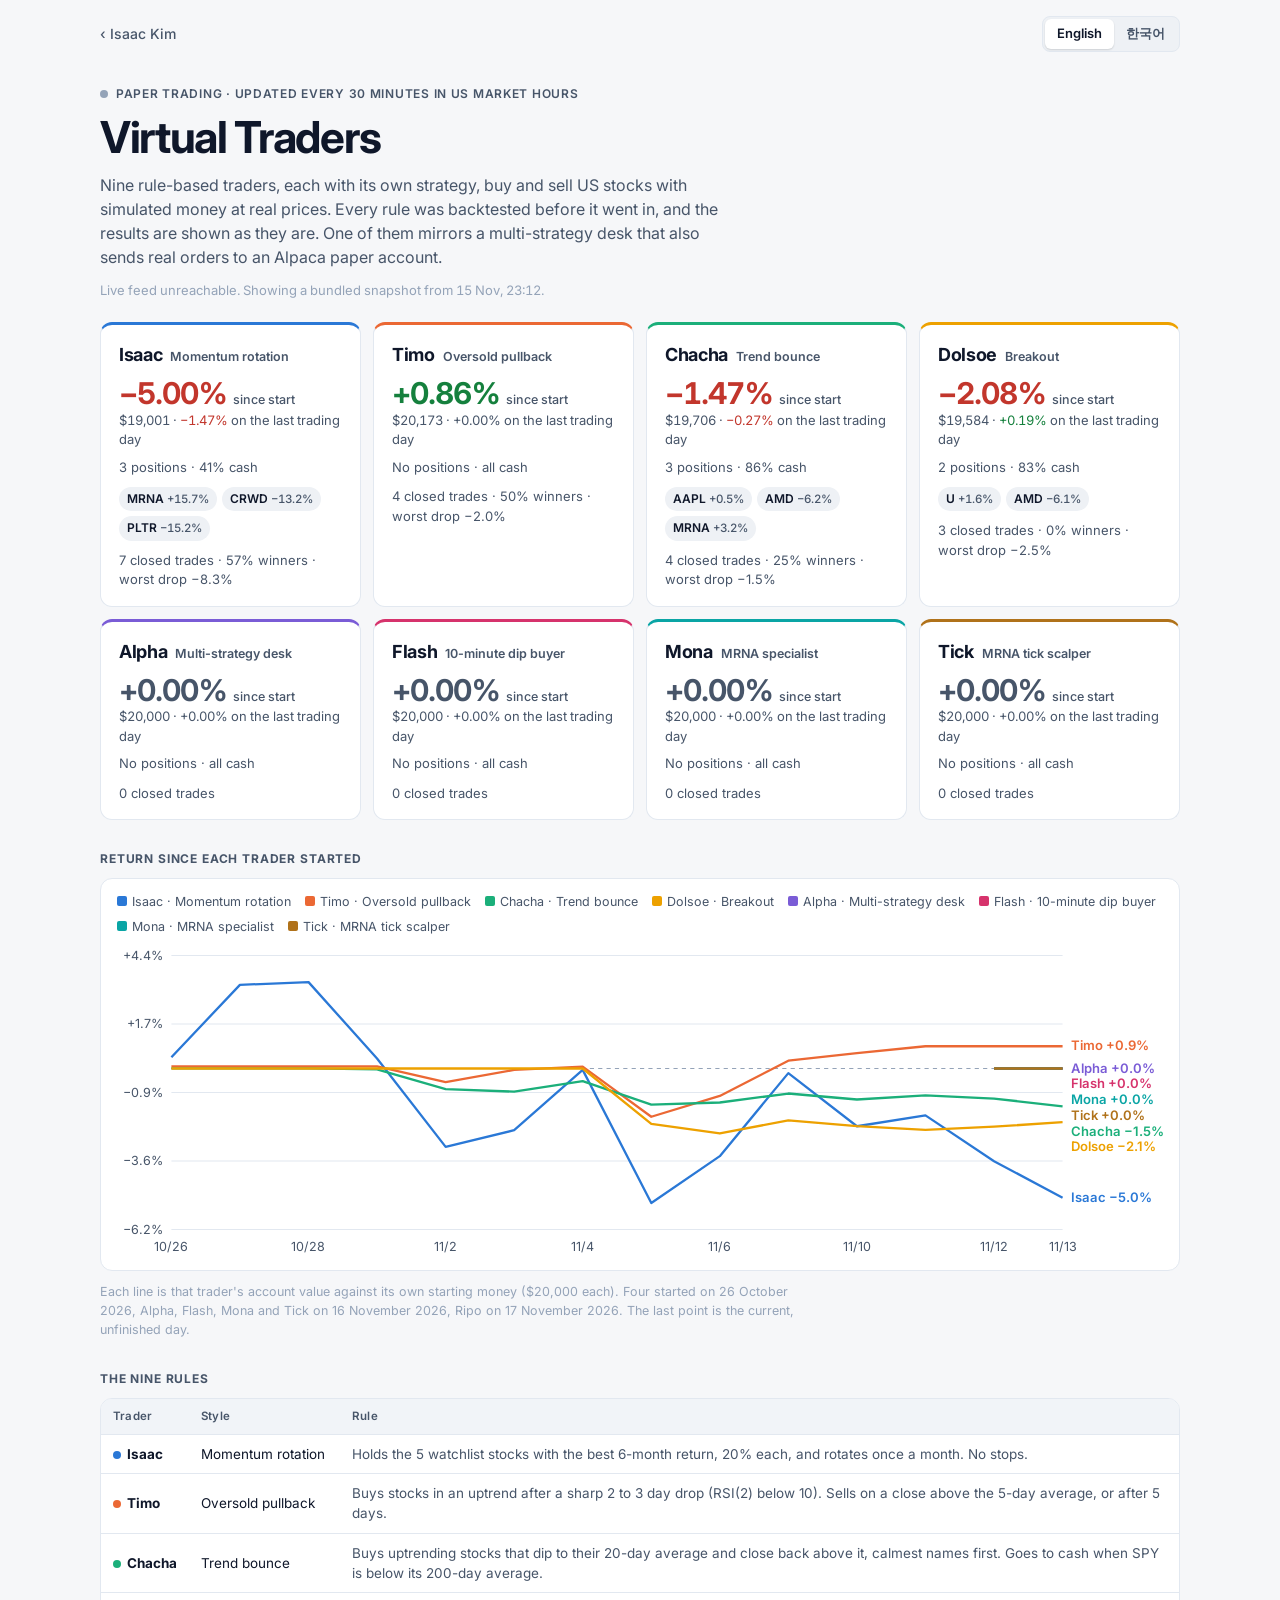
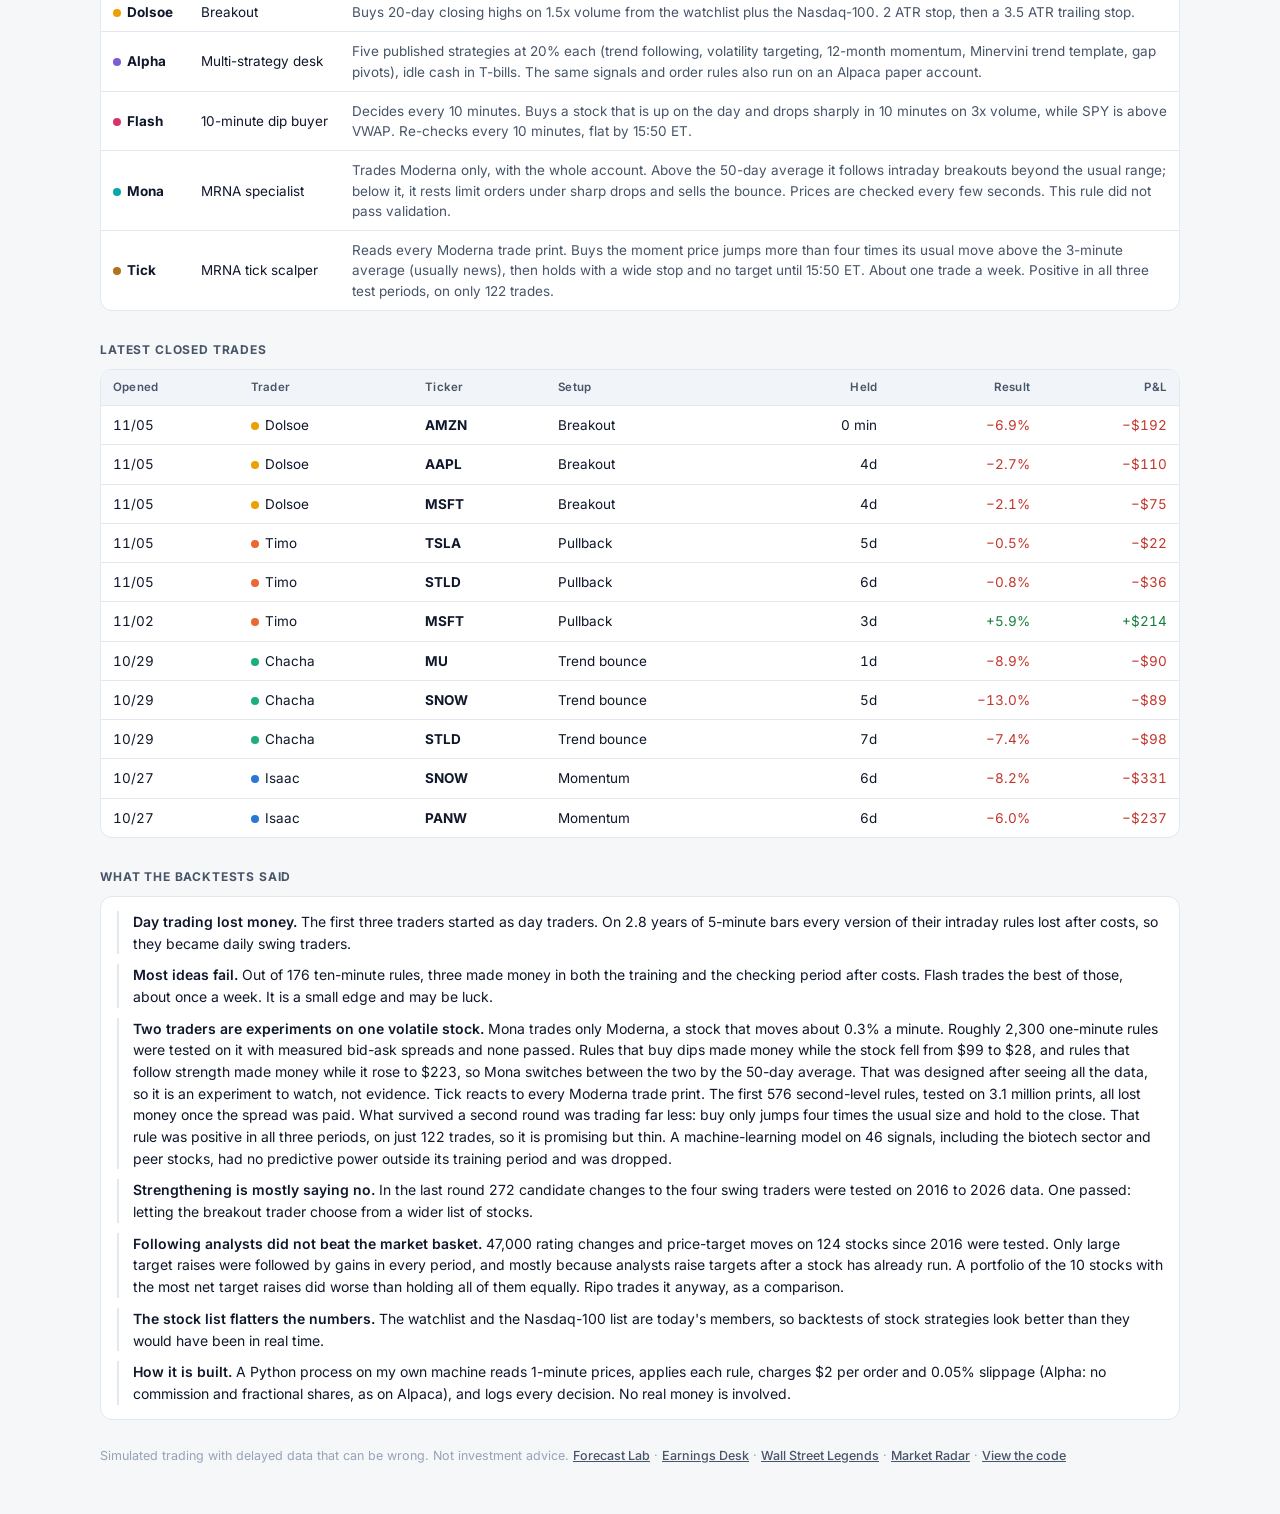
<file: site/demos/traders.html>
<!doctype html>
<html lang="en">
<head>
<meta charset="utf-8">
<meta name="viewport" content="width=device-width,initial-scale=1,viewport-fit=cover">
<title>Virtual Traders — Isaac Kim</title>
<meta name="description" content="Nine rule-based paper traders, each with its own strategy, trading US stocks with simulated money. One mirrors a multi-strategy desk that also runs on an Alpaca paper account.">
<meta property="og:title" content="Virtual Traders — nine rule-based paper traders">
<meta property="og:description" content="Simulated money, real prices, every rule backtested first. Results shown as they are.">
<meta property="og:type" content="website">
<link rel="icon" href="../assets/img/favicon.ico">
<link rel="preconnect" href="https://fonts.googleapis.com">
<link rel="preconnect" href="https://fonts.gstatic.com" crossorigin>
<link rel="stylesheet" href="https://fonts.googleapis.com/css2?family=Inter:wght@400;500;600;700&display=swap">
<style>
:root{
  --bg:#f6f7f9; --card:#ffffff; --soft:#f1f4f8; --pill:#eef1f5; --text:#0f172a; --sub:#475569; --mute:#94a3b8; --line:#e2e8f0;
  --accent:#1d3a8a; --ink:#0f172a; --up:#15803d; --down:#c2362c; --sketch:12px; --sketch2:12px;
  --font:"Inter",-apple-system,BlinkMacSystemFont,"Apple SD Gothic Neo","Malgun Gothic","Helvetica Neue",Arial,sans-serif;
  color-scheme:light;
}
@media (prefers-color-scheme:dark){:root:not([data-theme="light"]){
  --bg:#12141c; --card:#1a1d28; --soft:#222634; --pill:#262b3a; --text:#eceef6; --sub:#b3b8cc; --mute:#7f859d; --line:#2c3142;
  --accent:#93a7ff; --ink:#eceef6; --up:#4cc38a; --down:#ff7b72; color-scheme:dark;
}}
:root[data-theme="dark"]{
  --bg:#12141c; --card:#1a1d28; --soft:#222634; --pill:#262b3a; --text:#eceef6; --sub:#b3b8cc; --mute:#7f859d; --line:#2c3142;
  --accent:#93a7ff; --ink:#eceef6; --up:#4cc38a; --down:#ff7b72; color-scheme:dark;
}
*,*::before,*::after{box-sizing:border-box}
body{margin:0;background-color:var(--bg);color:var(--text);font-family:var(--font);font-size:14.5px;line-height:1.5;-webkit-font-smoothing:antialiased}
a{color:inherit}
button{font:inherit;color:inherit;cursor:pointer}
.wrap{max-width:1160px;margin:0 auto;padding:0 clamp(16px,4vw,40px) 48px}
.num{font-variant-numeric:tabular-nums}
.up{color:var(--up)}.down{color:var(--down)}.muted{color:var(--sub)}
.top{display:flex;align-items:center;justify-content:space-between;gap:12px;padding:16px 0;min-height:60px}
.back{font-size:14px;font-weight:500;color:var(--sub);text-decoration:none}
.back:hover{color:var(--accent)}
.seg{display:inline-flex;padding:2px;border-radius:8px;background:var(--pill);border:1px solid var(--line);flex-wrap:wrap}
.seg button{border:0;background:none;padding:5px 12px;border-radius:6px;font-size:13px;font-weight:600;color:var(--sub)}
.seg button[aria-pressed="true"]{background:var(--card);color:var(--text);box-shadow:0 1px 2px rgba(0,0,0,.14)}
.top-end{display:flex;gap:8px;align-items:center}
.plain{border:1px solid var(--line);background:var(--card);border-radius:8px;padding:6px 12px;font-size:13px;font-weight:600}
.plain:hover{border-color:var(--accent)}
.plain:disabled{opacity:.5;cursor:default}

.hero{padding:14px 0 22px}
.kicker{display:inline-flex;align-items:center;gap:8px;font-size:12px;font-weight:600;color:var(--sub);letter-spacing:.06em;text-transform:uppercase}
.dot{width:8px;height:8px;border-radius:50%;background:var(--up);flex:none}
.dot.off{background:var(--mute)}
h1{font-weight:700;font-size:clamp(30px,5vw,44px);line-height:1.12;letter-spacing:-.03em;margin:10px 0 10px}
.lede{font-size:16px;color:var(--sub);max-width:64ch;margin:0}
.status{font-size:13px;color:var(--mute);margin-top:12px}

h2{font-size:12px;font-weight:700;letter-spacing:.07em;text-transform:uppercase;color:var(--sub);margin:30px 0 10px}
.note{font-size:12.5px;color:var(--mute);margin:12px 0 0;max-width:90ch}
.empty{padding:40px 16px;text-align:center;color:var(--sub);background:var(--card);border:1px solid var(--line);border-radius:12px}
.cards{display:grid;grid-template-columns:repeat(4,minmax(0,1fr));gap:12px}
.card{background:var(--card);border:1px solid var(--line);border-radius:12px;padding:16px 18px;min-width:0;border-top:3px solid var(--c)}
.who{display:flex;align-items:baseline;gap:8px;flex-wrap:wrap}
.who b{font-size:18px;font-weight:700;letter-spacing:-.02em}
.who span{font-size:12.5px;font-weight:600;color:var(--sub)}
.big{font-size:30px;font-weight:700;letter-spacing:-.03em;line-height:1.15;margin-top:8px}
.big small{font-size:12.5px;font-weight:500;letter-spacing:0;color:var(--sub)}
.sub{font-size:13px;color:var(--sub)}
.rule{font-size:13.5px;color:var(--sub);margin:10px 0 0;line-height:1.5}
.pos{display:flex;flex-wrap:wrap;gap:5px;margin-top:10px}
.chip{font-size:12px;font-weight:600;padding:3px 8px;border-radius:999px;background:var(--pill);white-space:nowrap}
.chip small{font-weight:500;color:var(--sub);font-size:11.5px}
.panel{background:var(--card);border:1px solid var(--line);border-radius:12px;padding:14px 16px}
.chart svg{display:block;width:100%;height:auto}
.legend{display:flex;flex-wrap:wrap;gap:6px 14px;font-size:12.5px;color:var(--sub);margin-bottom:6px}
.legend i{display:inline-block;width:10px;height:10px;border-radius:2px;margin-right:5px;background:var(--c)}
.sheet{background:var(--card);border:1px solid var(--line);border-radius:12px;overflow-x:auto}
table{width:100%;border-collapse:collapse;font-size:13.5px}
th,td{padding:9px 12px;text-align:right;white-space:nowrap;border-top:1px solid var(--line)}
thead th{border-top:0;font-size:11.5px;font-weight:600;color:var(--sub);background:var(--soft);letter-spacing:.02em}
th:first-child,td:first-child,.l{text-align:left}
td.wrapc{white-space:normal;min-width:220px;color:var(--sub)}
.sw{display:inline-block;width:8px;height:8px;border-radius:50%;background:var(--c);margin-right:6px}
.facts{margin:0;padding:0;list-style:none;display:grid;gap:10px}
.facts li{font-size:14px;line-height:1.55;padding-left:14px;border-left:2px solid var(--line)}
.facts b{font-weight:600}
.foot{font-size:12.5px;color:var(--mute);margin:26px 0 0;line-height:1.6}
.foot a{color:var(--sub);font-weight:500}
@media (max-width:1080px){.cards{grid-template-columns:repeat(2,minmax(0,1fr))}}
@media (max-width:640px){.cards{grid-template-columns:1fr}th,td{padding:8px 9px}.hide-s{display:none}}
</style>
</head>
<body>
<div class="wrap">
  <div class="top">
    <a class="back" href="../">‹ Isaac Kim</a>
    <div class="top-end">
      <div class="seg" role="group" aria-label="Language">
        <button type="button" id="lang-en" aria-pressed="true">English</button>
        <button type="button" id="lang-ko" aria-pressed="false">한국어</button>
      </div>
    </div>
  </div>
  <header class="hero">
    <span class="kicker"><span class="dot off" id="dot"></span><span data-t="kicker"></span></span>
    <h1 data-t="title"></h1>
    <p class="lede" data-t="lede"></p>
    <div class="status num" id="status"></div>
  </header>
  <div id="view"></div>
  <p class="foot"><span data-t="foot"></span>
    <a href="../lab.html">Forecast Lab</a> · <a href="earnings.html">Earnings Desk</a> · <a href="legends.html" data-t="legends"></a> · <a href="radar.html" data-t="radar"></a> ·
    <a href="https://github.com/isaac-waffle/portfolio/blob/main/apps/traders.py" target="_blank" rel="noopener" data-t="code"></a></p>
</div>
<script>
(function () {
  "use strict";
  var $ = function (id) { return document.getElementById(id); };
  var esc = function (s) { return String(s == null ? "" : s).replace(/[&<>"]/g, function (c) { return { "&": "&amp;", "<": "&lt;", ">": "&gt;", '"': "&quot;" }[c]; }); };
  var qs = new URLSearchParams(location.search);
  var LIVE = "https://raw.githubusercontent.com/isaac-waffle/portfolio/traders-data/traders.json";
  var SAMPLE = "../data/traders-sample.json";

  var T = {
    en: { kicker: "Paper trading · updated every 30 minutes in US market hours", title: "Virtual Traders", doc: "Virtual Traders — Isaac Kim",
      lede: "Nine rule-based traders, each with its own strategy, buy and sell US stocks with simulated money at real prices. Every rule was backtested before it went in, and the results are shown as they are. One of them mirrors a multi-strategy desk that also sends real orders to an Alpaca paper account.",
      asof: "{s} · data as of {t} (your local time) · rules {r}", sample: "Live feed unreachable. Showing a bundled snapshot from {t}.", loading: "Loading…", none: "No data yet.",
      total: "since start", today: "on the last trading day", holds: "{n} positions · {c} cash", flat: "No positions · all cash", more: "+{n} more", closed: "{n} closed trades", winr: "{w} winners", dd: "worst drop {d}",
      curveH: "Return since each trader started", curveNote: "Each line is that trader's account value against its own starting money ($20,000 each). Four started on 26 October 2026, Alpha, Flash, Mona and Tick on 16 November 2026, Ripo on 17 November 2026. The last point is the current, unfinished day.",
      tradesH: "Latest closed trades", date: "Opened", trader: "Trader", ticker: "Ticker", setup: "Setup", held: "Held", result: "Result", pnl: "P&L", noTrades: "No closed trades yet.", dayU: "d", minU: "min",
      rulesH: "The nine rules", style: "Style", rule: "Rule",
      factsH: "What the backtests said",
      facts: ["<b>Day trading lost money.</b> The first three traders started as day traders. On 2.8 years of 5-minute bars every version of their intraday rules lost after costs, so they became daily swing traders.",
        "<b>Most ideas fail.</b> Out of 176 ten-minute rules, three made money in both the training and the checking period after costs. Flash trades the best of those, about once a week. It is a small edge and may be luck.",
        "<b>Two traders are experiments on one volatile stock.</b> Mona trades only Moderna, a stock that moves about 0.3% a minute. Roughly 2,300 one-minute rules were tested on it with measured bid-ask spreads and none passed. Rules that buy dips made money while the stock fell from $99 to $28, and rules that follow strength made money while it rose to $223, so Mona switches between the two by the 50-day average. That was designed after seeing all the data, so it is an experiment to watch, not evidence. Tick reacts to every Moderna trade print. The first 576 second-level rules, tested on 3.1 million prints, all lost money once the spread was paid. What survived a second round was trading far less: buy only jumps four times the usual size and hold to the close. That rule was positive in all three periods, on just 122 trades, so it is promising but thin. A machine-learning model on 46 signals, including the biotech sector and peer stocks, had no predictive power outside its training period and was dropped.",
        "<b>Strengthening is mostly saying no.</b> In the last round 272 candidate changes to the four swing traders were tested on 2016 to 2026 data. One passed: letting the breakout trader choose from a wider list of stocks.",
        "<b>Following analysts did not beat the market basket.</b> 47,000 rating changes and price-target moves on 124 stocks since 2016 were tested. Only large target raises were followed by gains in every period, and mostly because analysts raise targets after a stock has already run. A portfolio of the 10 stocks with the most net target raises did worse than holding all of them equally. Ripo trades it anyway, as a comparison.",
        "<b>The stock list flatters the numbers.</b> The watchlist and the Nasdaq-100 list are today's members, so backtests of stock strategies look better than they would have been in real time.",
        "<b>How it is built.</b> A Python process on my own machine reads 1-minute prices, applies each rule, charges $2 per order and 0.05% slippage (Alpha: no commission and fractional shares, as on Alpaca), and logs every decision. No real money is involved."],
      foot: "Simulated trading with delayed data that can be wrong. Not investment advice. ", legends: "Wall Street Legends", radar: "Market Radar", code: "View the code" },
    ko: { kicker: "모의 매매 · 미국 장중 30분마다 갱신", title: "가상 트레이더", doc: "가상 트레이더 — Isaac Kim",
      lede: "규칙으로 움직이는 트레이더 아홉 명이 각자 다른 전략으로 실제 시세에 가상 자금으로 미국 주식을 사고팝니다. 모든 규칙은 넣기 전에 백테스트했고, 결과는 있는 그대로 보여 줍니다. 그중 한 명은 Alpaca 모의계좌에 실제 주문을 내는 멀티 전략 데스크를 그대로 따라 합니다.",
      asof: "{s} · {t} 기준 (내 시간대) · 규칙 {r}", sample: "실시간 데이터를 받지 못해 {t}에 저장한 표본을 보여 줍니다.", loading: "불러오는 중…", none: "아직 데이터가 없습니다.",
      total: "시작 이후", today: "(최근 거래일)", holds: "{n}종목 보유 · 현금 {c}", flat: "보유 없음 · 전부 현금", more: "외 {n}종목", closed: "끝난 거래 {n}건", winr: "수익 거래 {w}", dd: "최대 낙폭 {d}",
      curveH: "트레이더별 시작 이후 수익률", curveNote: "각 선은 그 트레이더의 계좌 평가액을 자기 시작 자금과 비교한 값입니다(각 $20,000). 네 명은 2026년 10월 26일, 알파·번개·모나·틱은 2026년 11월 16일, 리포는 11월 17일에 시작했습니다. 마지막 점은 아직 끝나지 않은 오늘입니다.",
      tradesH: "최근 끝난 거래", date: "매수일", trader: "트레이더", ticker: "티커", setup: "셋업", held: "보유", result: "결과", pnl: "손익", noTrades: "아직 끝난 거래가 없습니다.", dayU: "일", minU: "분",
      rulesH: "아홉 가지 규칙", style: "스타일", rule: "규칙",
      factsH: "백테스트가 말해 준 것",
      facts: ["<b>단타는 돈을 잃었습니다.</b> 처음 세 명은 단타 트레이더였습니다. 2.8년치 5분봉으로 검증하니 모든 버전이 비용을 빼면 손실이어서 일봉 스윙으로 바꿨습니다.",
        "<b>대부분의 아이디어는 탈락합니다.</b> 10분 단타 규칙 176개 중 비용을 빼고도 학습 기간과 확인 기간에 모두 수익이 난 것은 세 개였습니다. 번개는 그중 가장 나은 규칙으로 일주일에 한 번쯤 매매합니다. 우위가 작아서 우연일 수 있습니다.",
        "<b>두 명은 변동성 큰 한 종목으로 하는 실험입니다.</b> 모나는 1분에 0.3%쯤 움직이는 모더나 한 종목만 매매합니다. 실제 호가 차이를 재서 1분봉 규칙 2,300여 개를 검증했지만 통과한 것이 없었습니다. 주가가 99달러에서 28달러로 내릴 때는 급락을 받는 규칙이, 223달러로 오를 때는 강세를 따라가는 규칙이 벌었기 때문에 모나는 50일선을 기준으로 둘을 바꿔 씁니다. 데이터를 다 본 뒤에 만든 규칙이라 증거가 아니라 지켜보는 실험입니다. 틱은 모더나의 체결 한 건마다 반응합니다. 체결 310만 건으로 처음 검증한 초 단위 규칙 576개는 스프레드를 내고 나면 전부 손실이었습니다. 두 번째 검증에서 살아남은 것은 훨씬 덜 매매하는 방식이었습니다. 평소의 4배가 넘는 급등만 사서 마감까지 들고 갑니다. 이 규칙은 세 기간 모두 플러스였지만 거래가 122건뿐이라, 가능성은 보이되 근거는 얇습니다. 바이오 섹터와 동종 종목까지 넣은 신호 46개짜리 머신러닝 모델은 학습 기간 밖에서 예측력이 없어 버렸습니다.",
        "<b>강화는 대부분 '안 한다'는 결정입니다.</b> 최근에는 스윙 네 명의 변경 후보 272개를 2016~2026년 데이터로 검증했습니다. 통과한 것은 돌파형의 후보 종목을 넓히는 것 하나였습니다.",
        "<b>애널리스트를 따라 해도 전 종목 보유를 못 이겼습니다.</b> 2016년 이후 124종목의 등급·목표가 변경 4만 7천 건을 검증했습니다. 큰 목표가 상향만 모든 기간에서 뒤에 올랐는데, 대부분은 주가가 이미 오른 뒤에 목표가를 올리기 때문이었습니다. 목표가 순상향이 가장 많은 10종목 포트폴리오는 모든 종목을 똑같이 들고 있는 것보다 못했습니다. 리포는 비교를 위해 그래도 이 규칙으로 매매합니다.",
        "<b>종목 목록 때문에 숫자가 부풀려집니다.</b> 관심종목과 나스닥100 목록은 지금 구성이라서, 주식 전략의 백테스트는 실제로 그때 했을 때보다 좋게 나옵니다.",
        "<b>만든 방식.</b> 제 컴퓨터에서 도는 파이썬 프로세스가 1분봉을 읽어 규칙을 적용하고, 주문당 $2와 슬리피지 0.05%를 빼고(알파는 Alpaca처럼 수수료 없이 소수점 주식으로), 모든 판단을 기록합니다. 실제 돈은 쓰지 않습니다."],
      foot: "지연 데이터로 하는 모의 매매라 틀릴 수 있습니다. 투자 조언이 아닙니다. ", legends: "월가 전설 5인", radar: "마켓 레이더", code: "코드 보기" }
  };
  var KO = { names: { Isaac: "아이작", Timo: "티모", Chacha: "차차", Dolsoe: "돌쇠", Alpha: "알파", Flash: "번개", Mona: "모나", Tick: "틱", Ripo: "리포" },
    style: { agg: "모멘텀 순환", bal: "과매도 눌림목", def: "추세 지지 반등", swing: "신고가 돌파", desk: "멀티 전략 데스크", scalp: "10분 눌림 매수", mrna: "MRNA 전문", tick: "MRNA 초단타", pt: "목표가 추종" },
    rule: { agg: "관심종목 중 6개월 수익률 상위 5종목을 20%씩 들고 한 달에 한 번 갈아탑니다. 손절은 없습니다.",
      bal: "상승 추세 종목이 2~3일 급하게 빠지면(RSI(2) 10 미만) 삽니다. 5일선 위로 마감하거나 5거래일이 지나면 팝니다.",
      def: "상승 추세 종목이 20일선까지 내려왔다가 다시 그 위에서 마감하면 삽니다. 변동성이 낮은 종목부터 고르고, SPY가 200일선 아래면 현금으로 갑니다.",
      swing: "관심종목과 나스닥100에서 거래량 1.5배와 함께 20일 종가 신고가를 낸 종목을 삽니다. 손절 2 ATR, 이후 3.5 ATR 트레일링.",
      desk: "공개된 전략 다섯 가지(추세추종, 변동성 타기팅, 12개월 모멘텀, Minervini 트렌드 템플릿, 갭 피벗)를 20%씩 섞고 남는 돈은 초단기 국채에 둡니다. 같은 신호와 주문 규칙이 Alpaca 모의계좌에서도 돌아갑니다.",
      mrna: "모더나 한 종목만 계좌 전부로 매매합니다. 50일선 위에서는 평소 변동 범위를 벗어난 장중 돌파를 따라가고, 아래에서는 급락 밑에 지정가를 걸어 두었다가 반등에 팝니다. 몇 초마다 가격을 확인합니다. 검증을 통과하지 못한 규칙입니다.",
      tick: "모더나의 체결을 한 건씩 읽습니다. 가격이 3분 평균보다 평소 변동폭의 4배 넘게 튀는 순간(대개 뉴스) 사서, 익절선 없이 넓은 손절만 두고 15:50 ET까지 들고 갑니다. 일주일에 한 번쯤 매매합니다. 세 검증 기간 모두 플러스였지만 거래는 122건뿐입니다.",
      pt: "매주 마지막 거래일 장 마감 후, 관심종목과 나스닥100 중 최근 60거래일 증권사 목표가 상향에서 하향을 뺀 건수가 가장 많은 10종목을 10%씩 들고 갑니다. 손절은 없습니다. 비교용 트레이더로, 백테스트에서는 모든 종목을 똑같이 들고 있는 것보다 못했습니다.",
      scalp: "10분마다 판단합니다. 오늘 오르는 종목이 거래량 3배와 함께 10분 사이 급락하면 삽니다(SPY가 VWAP 위일 때만). 10분마다 다시 보고 15:50 ET 전에 모두 정리합니다." },
    setup: { "Momentum": "모멘텀", "Breakout": "돌파", "Pullback": "눌림목", "Trend bounce": "지지 반등", "Desk rebalance": "비중 조정", "10-min dip": "10분 눌림", "MRNA trend": "MRNA 추세", "MRNA limit dip": "MRNA 지정가", "MRNA tick jump": "MRNA 초단타", "Price-target rank": "목표가 순위" },
    state: { "Market closed": "장 마감", "Before the open": "장 시작 전", "Pre-market": "프리마켓", "Market open": "정규장", "After hours": "애프터마켓" } };
  var lang = "en";
  try { var q = qs.get("lang") || localStorage.getItem("site-lang") || localStorage.getItem("earn-lang"); lang = q === "ko" ? "ko" : "en"; } catch (e) {}
  var t = function (k) { return T[lang][k]; };
  var fill = function (s, o) { return s.replace(/\{(\w+)\}/g, function (_, k) { return o[k]; }); };
  var ko = function (grp, k, en) { return lang === "ko" && KO[grp][k] ? KO[grp][k] : en; };
  var pc = function (x, d) { return x == null ? "–" : (x >= 0 ? "+" : "−") + Math.abs(x * 100).toFixed(d == null ? 1 : d) + "%"; };
  var cls = function (x) { return x == null || Math.abs(x) < 5e-5 ? "muted" : x > 0 ? "up" : "down"; };
  var usd = function (x) { return (x < 0 ? "−$" : "$") + Math.abs(x).toLocaleString("en-US", { maximumFractionDigits: 0 }); };
  var D = null, sample = false;

  function card(r) {
    var chips = r.pos.map(function (p) { return '<span class="chip">' + esc(p.sym) + ' <small class="num ' + cls(p.ret) + '">' + pc(p.ret) + "</small></span>"; }).join("") +
      (r.n_pos > r.pos.length ? '<span class="chip"><small>' + fill(t("more"), { n: (+r.n_pos || 0) - r.pos.length }) + "</small></span>" : "");
    var stats = [fill(t("closed"), { n: +r.trades || 0 })];
    if (r.trades && r.win != null) stats.push(fill(t("winr"), { w: (r.win * 100).toFixed(0) + "%" }));
    if (r.mdd < 0) stats.push(fill(t("dd"), { d: pc(r.mdd) }));
    return '<div class="card" style="--c:' + esc(r.color) + '"><div class="who"><b>' + esc(ko("names", r.name, r.name)) + "</b><span>" + esc(ko("style", r.key, r.style)) + "</span></div>" +
      '<div class="big num ' + cls(r.ret) + '">' + pc(r.ret, 2) + ' <small>' + t("total") + '</small></div><div class="sub num">' + usd(r.equity) + ' · <span class="' + cls(r.day_ret) + '">' + pc(r.day_ret, 2) + "</span> " + t("today") + "</div>" +
      '<div class="sub" style="margin-top:8px">' + (r.n_pos ? fill(t("holds"), { n: +r.n_pos || 0, c: (r.cash_w * 100).toFixed(0) + "%" }) : t("flat")) + "</div>" +
      (chips ? '<div class="pos">' + chips + "</div>" : "") + '<div class="sub" style="margin-top:10px">' + stats.join(" · ") + "</div></div>";
  }
  function chart(rows) {
    var dates = {}; rows.forEach(function (r) { r.curve.forEach(function (c) { dates[c[0]] = 1; }); });
    var xs = Object.keys(dates).sort(); if (xs.length < 2) return '<div class="empty">' + t("none") + "</div>";
    var W = 1000, H = 300, l = 52, rgt = 96, top = 12, bot = 26, all = [0];
    rows.forEach(function (r) { r.curve.forEach(function (c) { all.push(c[1]); }); });
    var lo = Math.min.apply(null, all), hi = Math.max.apply(null, all), pad = (hi - lo || .01) * .12; lo -= pad; hi += pad;
    var X = function (i) { return l + i / (xs.length - 1) * (W - l - rgt); }, Y = function (v) { return top + (1 - (v - lo) / (hi - lo)) * (H - top - bot); };
    var s = '<svg viewBox="0 0 ' + W + " " + H + '" role="img" aria-label="' + esc(t("curveH")) + '">';
    for (var k = 0; k <= 4; k++) { var v = lo + k / 4 * (hi - lo); s += '<line x1="' + l + '" x2="' + (W - rgt) + '" y1="' + Y(v) + '" y2="' + Y(v) + '" stroke="var(--line)"/><text x="' + (l - 8) + '" y="' + (Y(v) + 4) + '" font-size="12" fill="var(--sub)" text-anchor="end">' + pc(v) + "</text>"; }
    s += '<line x1="' + l + '" x2="' + (W - rgt) + '" y1="' + Y(0) + '" y2="' + Y(0) + '" stroke="var(--mute)" stroke-dasharray="4 4"/>';
    var step = Math.ceil(xs.length / 7);
    xs.forEach(function (d, i) { if (i % step === 0 || i === xs.length - 1) s += '<text x="' + X(i) + '" y="' + (H - 6) + '" font-size="12" fill="var(--sub)" text-anchor="middle">' + +d.slice(5, 7) + "/" + +d.slice(8) + "</text>"; });
    var ends = [];
    rows.forEach(function (r) {
      var m = {}; r.curve.forEach(function (c) { m[c[0]] = c[1]; });
      var first = xs.indexOf(r.curve.length ? r.curve[0][0] : xs[xs.length - 1]), v = 0, pts = [];
      xs.forEach(function (d, i) { if (i < first - 1) return; if (i === first - 1) { pts.push([i, 0]); return; } if (m[d] != null) v = m[d]; pts.push([i, v]); });
      if (pts.length === 1) pts.unshift([Math.max(pts[0][0] - 1, 0), 0]);
      s += '<path d="' + pts.map(function (p, i) { return (i ? "L" : "M") + X(p[0]).toFixed(1) + " " + Y(p[1]).toFixed(1); }).join("") + '" fill="none" stroke="' + esc(r.color) + '" stroke-width="2.2" stroke-linejoin="round"/>';
      ends.push({ y: Y(pts[pts.length - 1][1]), r: r, v: pts[pts.length - 1][1] });
    });
    ends.sort(function (a, b) { return a.y - b.y; });
    for (var i = 1; i < ends.length; i++) if (ends[i].y - ends[i - 1].y < 15) ends[i].y = ends[i - 1].y + 15;  // keep end labels apart
    ends.forEach(function (e) { s += '<text x="' + (W - rgt + 8) + '" y="' + (e.y + 4) + '" font-size="12.5" font-weight="600" fill="' + esc(e.r.color) + '">' + esc(ko("names", e.r.name, e.r.name)) + " " + pc(e.v) + "</text>"; });
    return '<div class="panel chart"><div class="legend">' + rows.map(function (r) { return '<span style="--c:' + esc(r.color) + '"><i></i>' + esc(ko("names", r.name, r.name)) + " · " + esc(ko("style", r.key, r.style)) + "</span>"; }).join("") + "</div>" + s + "</svg></div>";
  }
  function trades(rows, col) {
    if (!rows.length) return '<div class="empty">' + t("noTrades") + "</div>";
    return '<div class="sheet"><table><thead><tr><th class="l">' + t("date") + '</th><th class="l">' + t("trader") + '</th><th class="l">' + t("ticker") + '</th><th class="l hide-s">' + t("setup") + '</th><th class="hide-s">' + t("held") + "</th><th>" + t("result") + "</th><th>" + t("pnl") + "</th></tr></thead><tbody>" +
      rows.map(function (r) {
        var h = r.hold_min == null ? "–" : r.hold_min >= 390 ? Math.max(1, Math.round(r.hold_min / 1440)) + t("dayU") : Math.round(r.hold_min) + " " + t("minU");
        return '<tr><td class="num">' + esc(r.date.slice(5).replace("-", "/")) + '</td><td class="l"><span class="sw" style="--c:' + esc(col[r.key] || "var(--mute)") + '"></span>' + esc(ko("names", r.trader, r.trader)) + '</td><td class="l"><b>' + esc(r.sym) + '</b></td><td class="l hide-s">' + esc(ko("setup", r.setup, r.setup)) +
          '</td><td class="num hide-s">' + h + '</td><td class="num ' + cls(r.ret) + '">' + pc(r.ret) + '</td><td class="num ' + cls(r.pnl) + '">' + (r.pnl == null ? "–" : (r.pnl >= 0 ? "+" : "") + usd(r.pnl)) + "</td></tr>";
      }).join("") + "</tbody></table></div>";
  }
  function rules(rows) {
    return '<div class="sheet"><table><thead><tr><th class="l">' + t("trader") + '</th><th class="l">' + t("style") + '</th><th class="l">' + t("rule") + "</th></tr></thead><tbody>" +
      rows.map(function (r) { return '<tr><td class="l"><span class="sw" style="--c:' + esc(r.color) + '"></span><b>' + esc(ko("names", r.name, r.name)) + '</b></td><td class="l">' + esc(ko("style", r.key, r.style)) + '</td><td class="l wrapc">' + esc(ko("rule", r.key, r.rule)) + "</td></tr>"; }).join("") + "</tbody></table></div>";
  }
  function render() {
    document.documentElement.lang = lang; document.title = t("doc");
    $("lang-en").setAttribute("aria-pressed", lang === "en"); $("lang-ko").setAttribute("aria-pressed", lang === "ko");
    document.querySelectorAll("[data-t]").forEach(function (el) { el.textContent = t(el.getAttribute("data-t")); });
    if (!D || !D.traders || !D.traders.length) { $("view").innerHTML = '<div class="empty">' + t(D ? "none" : "loading") + "</div>"; $("status").textContent = ""; return; }
    var when = new Date(D.updated * 1000).toLocaleString(lang === "ko" ? "ko-KR" : "en-GB", { month: "short", day: "numeric", hour: "2-digit", minute: "2-digit" });
    $("dot").className = "dot" + (sample || D.state !== "Market open" ? " off" : "");
    $("status").textContent = sample ? fill(t("sample"), { t: when }) : fill(t("asof"), { s: esc(ko("state", D.state, D.state)), t: when, r: esc(D.rules) });
    var col = {}; D.traders.forEach(function (r) { col[r.key] = r.color; });
    $("view").innerHTML = '<div class="cards">' + D.traders.map(card).join("") + "</div>" +
      "<h2>" + t("curveH") + "</h2>" + chart(D.traders) + '<p class="note">' + t("curveNote") + "</p>" +
      "<h2>" + t("rulesH") + "</h2>" + rules(D.traders) +
      "<h2>" + t("tradesH") + "</h2>" + trades(D.trades || [], col) +
      "<h2>" + t("factsH") + '</h2><div class="panel"><ul class="facts">' + t("facts").map(function (f) { return "<li>" + f + "</li>"; }).join("") + "</ul></div>";
  }
  function setLang(l) { lang = l; try { localStorage.setItem("site-lang", l); localStorage.setItem("earn-lang", l); } catch (e) {} render(); }
  $("lang-en").onclick = function () { setLang("en"); };
  $("lang-ko").onclick = function () { setLang("ko"); };
  function load() {
    fetch(LIVE, { cache: "no-store" }).then(function (r) { if (!r.ok) throw 0; return r.json(); }).then(function (d) { if (!(d && d.traders)) throw 0; D = d; sample = false; render(); })
      .catch(function () { fetch(SAMPLE).then(function (r) { return r.json(); }).then(function (d) { D = d; sample = true; render(); }).catch(function () { D = {}; render(); }); });
  }
  render(); load();
})();
</script>
</body>
</html>
</file>
<file: site/assets/css/style.css>
/* Isaac Kim — portfolio. Clean, Apple-inspired: light canvas, system type, generous space, one dark product-style section. */
:root{
  --bg:#ffffff; --bg-2:#f5f5f7; --panel:#f5f5f7; --panel-2:#e8e8ed; --line:#e5e5ea; --line-2:#d2d2d7;
  --ink:#1d1d1f; --ink-2:#424245; --ink-3:#6e6e73; --ink-4:#a1a1a6;
  --accent:#1d1d1f; --accent-2:#000000; --accent-soft:rgba(0,0,0,.06); --accent-line:rgba(0,0,0,.25);
  --up:#1a9c48; --up-soft:rgba(52,199,89,.12); --down:#e0352b; --down-soft:rgba(255,59,48,.10);
  --f-display:-apple-system,BlinkMacSystemFont,"SF Pro Display","Inter","Helvetica Neue",Arial,sans-serif;
  --f-body:-apple-system,BlinkMacSystemFont,"SF Pro Text","Inter","Helvetica Neue",Arial,sans-serif;
  --f-mono:-apple-system,BlinkMacSystemFont,"SF Pro Text","Inter","Helvetica Neue",Arial,sans-serif;
  --r:22px; --r-lg:30px; --max:1120px; --gutter:clamp(20px,4vw,40px);
  --shadow:0 2px 6px rgba(0,0,0,.04),0 12px 32px rgba(0,0,0,.06);
  color-scheme:light;
}
*,*::before,*::after{box-sizing:border-box}
html{scroll-behavior:smooth;-webkit-text-size-adjust:100%}
body{margin:0;background:var(--bg);color:var(--ink);font-family:var(--f-body);font-size:17px;line-height:1.47;letter-spacing:-.022em;
  -webkit-font-smoothing:antialiased;-moz-osx-font-smoothing:grayscale;overflow-x:hidden}
img{max-width:100%;display:block}
a{color:inherit;text-decoration:none}
button{font:inherit;color:inherit;cursor:pointer;letter-spacing:inherit}
:focus-visible{outline:2px solid var(--accent);outline-offset:3px;border-radius:6px}
::selection{background:rgba(0,0,0,.12)}
.wrap{max-width:var(--max);margin:0 auto;padding-inline:var(--gutter)}
.mono{font-variant-numeric:tabular-nums}
.up{color:var(--up)} .down{color:var(--down)} .flat{color:var(--ink-3)}
.grad{background:linear-gradient(90deg,#1d1d1f 0%,#6e6e73 100%);-webkit-background-clip:text;background-clip:text;color:transparent}

/* ---------- nav ---------- */
.nav{position:fixed;top:0;left:0;right:0;z-index:50;background:rgba(255,255,255,.72);backdrop-filter:saturate(180%) blur(20px);-webkit-backdrop-filter:saturate(180%) blur(20px);border-bottom:1px solid transparent;transition:border-color .3s}
.nav.scrolled{border-bottom-color:rgba(0,0,0,.08)}
.nav .wrap{display:flex;align-items:center;justify-content:space-between;height:52px;gap:16px}
.brand{font-weight:600;font-size:17px;letter-spacing:-.02em}
.nav ul{display:flex;gap:2px;list-style:none;margin:0;padding:0}
.nav ul a{font-size:13px;color:var(--ink-2);padding:6px 12px;border-radius:999px;transition:color .2s}
.nav ul a:hover{color:var(--ink)}
.nav .cta{font-size:13px;font-weight:500;padding:6px 14px;border-radius:999px;background:var(--accent);color:#fff;transition:background .2s}
.nav .cta:hover{background:var(--accent-2)}
.menu-btn{display:none;background:none;border:0;width:40px;height:40px;place-items:center;margin-right:-8px}
@media (max-width:820px){
  .nav ul{position:fixed;top:52px;left:0;right:0;flex-direction:column;background:rgba(255,255,255,.97);backdrop-filter:blur(20px);padding:8px var(--gutter) 24px;transform:translateY(-6px);opacity:0;pointer-events:none;transition:.25s;border-bottom:1px solid var(--line)}
  .nav ul a{display:block;font-size:24px;font-weight:600;padding:12px 0;color:var(--ink);border-radius:0}
  .nav.open ul{transform:none;opacity:1;pointer-events:auto}
  .menu-btn{display:grid}
  .nav .cta{display:none}
}

/* ---------- hero ---------- */
.hero{padding:132px 0 40px;text-align:center;background:var(--bg)}
.hero-in{display:flex;flex-direction:column;align-items:center}
.eyebrow{display:inline-flex;align-items:center;gap:8px;font-size:15px;font-weight:600;color:var(--ink-3);margin:0 0 14px;letter-spacing:-.01em}
.dot{width:8px;height:8px;border-radius:50%;background:#34c759;box-shadow:0 0 0 0 rgba(52,199,89,.5);animation:ping 2s infinite;flex:none}
.dot.off{background:var(--ink-4);animation:none}
@keyframes ping{0%{box-shadow:0 0 0 0 rgba(52,199,89,.5)}70%{box-shadow:0 0 0 8px rgba(52,199,89,0)}100%{box-shadow:0 0 0 0 rgba(52,199,89,0)}}
h1.display{font-family:var(--f-display);font-weight:700;font-size:clamp(44px,8vw,96px);line-height:1.04;letter-spacing:-.045em;margin:0 0 22px}
.lede{font-size:clamp(19px,2.1vw,24px);line-height:1.38;color:var(--ink-3);max-width:34ch;margin:0 0 32px;font-weight:500;letter-spacing:-.02em}
.actions{display:flex;flex-wrap:wrap;gap:16px 28px;align-items:center;justify-content:center}
.btn{display:inline-flex;align-items:center;gap:8px;font-size:17px;font-weight:500;padding:12px 22px;border-radius:999px;border:1px solid var(--line-2);background:var(--bg);color:var(--ink);transition:background .2s,border-color .2s}
.btn:hover{border-color:var(--ink-4)}
.btn.primary{background:var(--accent);border-color:var(--accent);color:#fff}
.btn.primary:hover{background:var(--accent-2)}
.btn svg{width:15px;height:15px}
.link{font-size:17px;color:var(--ink);font-weight:600}
.link:hover{text-decoration:underline}
.hero-media{display:grid;grid-template-columns:minmax(0,1.25fr) minmax(0,1fr);gap:20px;margin-top:64px;text-align:left}
@media (max-width:820px){.hero-media{grid-template-columns:1fr;margin-top:48px}}
.tile{border-radius:var(--r-lg);overflow:hidden;background:var(--bg-2);position:relative;min-width:0}
.photo-tile{margin:0;display:grid;grid-template-columns:minmax(0,1fr) minmax(0,1fr);align-items:end;min-height:380px}
.photo-tile img{width:100%;height:100%;object-fit:cover;object-position:50% 22%;grid-row:1;grid-column:2;align-self:stretch;min-height:380px}
.photo-tile figcaption{grid-row:1;grid-column:1;padding:34px 30px;display:flex;flex-direction:column;gap:10px;align-self:end}
.photo-tile b{font-size:28px;font-weight:700;letter-spacing:-.03em;line-height:1.1}
.photo-tile span{font-size:15px;color:var(--ink-3);line-height:1.45}
@media (max-width:560px){.photo-tile{grid-template-columns:1fr;min-height:0}.photo-tile img{grid-column:1;grid-row:1;aspect-ratio:1/1;min-height:0;object-position:50% 8%}.photo-tile figcaption{grid-row:2;padding:22px 24px 26px}}
.tile.dark{background:var(--bg-2);color:var(--ink)}
.livebox{padding:30px;display:flex;flex-direction:column}
.livebox .hd{display:flex;align-items:center;justify-content:space-between;font-size:13px;font-weight:600;color:var(--ink-3)}
.livebox .hd span{display:inline-flex;align-items:center;gap:8px}
.livebox .row{display:flex;align-items:baseline;justify-content:space-between;gap:12px;margin-top:22px}
.livebox .tk{font-size:40px;font-weight:700;letter-spacing:-.03em;line-height:1}
.livebox .px{font-size:17px;color:var(--ink-2);font-variant-numeric:tabular-nums}

#hlSpark{display:block;width:100%;height:84px;margin:20px 0 14px}
.livebox .call{font-size:15px;color:var(--ink-3);line-height:1.45}
.livebox .call b{color:var(--ink);font-weight:600}
.livebox .call b.up{color:var(--up)}.livebox .call b.down{color:var(--down)}
.livebox a{margin-top:auto;padding-top:18px;font-size:15px;color:var(--ink);font-weight:600}
.livebox a:hover{text-decoration:underline}

/* ---------- numbers ---------- */
.numbers{padding:72px 0 88px}
.stats{display:grid;grid-template-columns:repeat(5,minmax(0,1fr));gap:24px;text-align:center}
.stats b{display:block;font-size:clamp(40px,4.4vw,56px);font-weight:700;letter-spacing:-.045em;line-height:1}
.stats span{display:block;font-size:15px;color:var(--ink-3);margin:10px auto 0;max-width:18ch;line-height:1.4}
@media (max-width:900px){.stats{grid-template-columns:repeat(3,minmax(0,1fr));row-gap:44px}}
@media (max-width:560px){.stats{grid-template-columns:repeat(2,minmax(0,1fr))}.stats div:last-child{grid-column:1/-1}}

/* ---------- ticker tape ---------- */
.tape{border-block:1px solid var(--line);background:var(--bg);overflow:hidden;position:relative}
.tape::before,.tape::after{content:"";position:absolute;top:0;bottom:0;width:100px;z-index:2;pointer-events:none}
.tape::before{left:0;background:linear-gradient(90deg,var(--bg),transparent)}
.tape::after{right:0;background:linear-gradient(-90deg,var(--bg),transparent)}
.tape-track{display:flex;width:max-content;animation:tape 80s linear infinite}
.tape:hover .tape-track{animation-play-state:paused}
@keyframes tape{to{transform:translateX(-50%)}}
.tape-item{display:flex;align-items:center;gap:10px;padding:14px 28px;font-size:14px;white-space:nowrap;font-variant-numeric:tabular-nums}
.tape-item b{font-weight:600}
.tape-item .p{color:var(--ink-3)}
.tape-item .sig{font-size:12px;font-weight:600;padding:2px 8px;border-radius:999px}
.tape-item .sig.up{background:var(--up-soft)} .tape-item .sig.down{background:var(--down-soft)} .tape-item .sig.flat{background:var(--bg-2)}

/* ---------- sections ---------- */
section.block{padding:clamp(96px,12vw,150px) 0;position:relative}
.sec-head{text-align:center;max-width:820px;margin:0 auto 64px}
.kicker{font-size:17px;font-weight:600;color:var(--ink-3);margin-bottom:10px;letter-spacing:-.01em}
h2.title{font-family:var(--f-display);font-weight:700;font-size:clamp(40px,6vw,72px);line-height:1.05;letter-spacing:-.045em;margin:0}
h2.title em{font-style:normal;color:var(--ink-4);display:block}
.sec-head p{color:var(--ink-3);margin:22px auto 0;max-width:46ch;font-size:clamp(17px,1.7vw,21px);line-height:1.45;font-weight:500;letter-spacing:-.015em}

/* reveal */
.reveal{opacity:0;transform:translateY(28px);transition:opacity 1s cubic-bezier(.2,.7,.2,1),transform 1s cubic-bezier(.2,.7,.2,1)}
.reveal.in{opacity:1;transform:none}
.rise{animation:rise 1.1s cubic-bezier(.2,.7,.2,1) both;animation-delay:var(--d,0ms)}
@keyframes rise{from{opacity:0;transform:translateY(24px)}to{opacity:1;transform:none}}
@media (prefers-reduced-motion:reduce){.reveal{opacity:1;transform:none;transition:none}.rise{animation:none}.tape-track{animation:none}.dot{animation:none}html{scroll-behavior:auto}}

/* ---------- forecast lab (dark, product-page style) ---------- */
.lab{background:var(--bg)}
.lab-bar{display:flex;flex-wrap:wrap;align-items:center;justify-content:space-between;gap:14px;margin-bottom:20px}
.status{display:inline-flex;align-items:center;gap:8px;font-size:14px;color:var(--ink-3);font-variant-numeric:tabular-nums}
.status .sep{color:var(--ink-4)}
.seg{display:inline-flex;padding:3px;border-radius:999px;background:var(--panel)}
.seg button{border:0;background:none;padding:7px 18px;border-radius:999px;font-size:14px;color:var(--ink-3);font-weight:500;transition:.2s}
.seg button[aria-pressed="true"]{background:var(--bg);color:var(--ink);box-shadow:0 1px 3px rgba(0,0,0,.12)}
.seg button:not([aria-pressed="true"]):hover{color:var(--ink)}
.lab-grid{display:grid;grid-template-columns:minmax(0,1fr) 316px;gap:20px;align-items:start}
@media (max-width:1080px){.lab-grid{grid-template-columns:1fr}}
.cards{display:grid;grid-template-columns:repeat(3,minmax(0,1fr));gap:16px}
@media (max-width:900px){.cards{grid-template-columns:repeat(2,minmax(0,1fr))}}
.tcard{position:relative;text-align:left;border:0;border-radius:22px;background:var(--panel);padding:24px 24px 22px;transition:transform .3s cubic-bezier(.2,.7,.2,1),background .2s;min-width:0}
.tcard:hover{transform:scale(1.02);background:var(--panel-2)}
.tcard .top{display:flex;justify-content:space-between;align-items:baseline;gap:8px}
.tcard .sym{font-weight:700;font-size:17px;letter-spacing:-.02em}
.tcard .nm{font-size:12px;color:var(--ink-3);white-space:nowrap;overflow:hidden;text-overflow:ellipsis}
.tcard .px{font-size:21px;font-weight:600;margin-top:8px;letter-spacing:-.02em;font-variant-numeric:tabular-nums}
.tcard .chg{font-size:13px;font-weight:500;font-variant-numeric:tabular-nums}
.tcard svg{display:block;width:100%;height:72px;margin:18px 0 16px;overflow:visible}
.prob{display:flex;align-items:center;justify-content:space-between;gap:10px;font-size:12px;color:var(--ink-3)}
.prob{font-size:14px}
.prob b{font-size:17px;font-weight:600;color:var(--ink);font-variant-numeric:tabular-nums}
.pbar{position:relative;height:4px;background:var(--panel-2);border-radius:2px;margin-top:7px;overflow:hidden}
.pbar::after{content:"";position:absolute;left:50%;top:0;bottom:0;width:1px;background:var(--ink-4)}
.pbar i{position:absolute;top:0;bottom:0;border-radius:2px}
.tcard .tgt{display:flex;justify-content:space-between;gap:6px;font-size:12px;color:var(--ink-3);margin-top:10px}
.tcard .tgt span{white-space:nowrap}
.tcard .tgt span:last-child{color:var(--ink-2);font-variant-numeric:tabular-nums}
.side{display:flex;flex-direction:column;gap:12px;position:sticky;top:72px}
@media (max-width:1080px){.side{position:static;display:grid;grid-template-columns:repeat(auto-fit,minmax(260px,1fr))}}
.panel{border-radius:18px;background:var(--panel);padding:20px}
.panel h3{margin:0 0 6px;font-size:15px;font-weight:600;color:var(--ink)}
.panel .note{font-size:13px;color:var(--ink-3);margin:12px 0 0;line-height:1.45}
.score-row{display:grid;grid-template-columns:1fr auto;gap:2px 10px;padding:12px 0;border-bottom:1px solid var(--line)}
.score-row:last-of-type{border-bottom:0}
.score-row .h{font-size:15px;font-weight:500}
.score-row .v{font-size:22px;font-weight:600;text-align:right;letter-spacing:-.02em;font-variant-numeric:tabular-nums}
.score-row .s{grid-column:1/-1;font-size:12px;color:var(--ink-3);font-variant-numeric:tabular-nums}
.score-row .bar{grid-column:1/-1;position:relative;height:6px;border-radius:3px;background:var(--panel-2);margin-top:8px}
.score-row .bar i{position:absolute;top:0;bottom:0;left:0;border-radius:3px;background:var(--accent)}
.score-row .bar .mk{position:absolute;top:-3px;bottom:-3px;width:2px;background:var(--ink-2);border-radius:1px}
.score-row .bar .mk.half{background:var(--ink-4)}
.legend{display:flex;gap:14px;flex-wrap:wrap;font-size:12px;color:var(--ink-3);margin-top:10px}
.legend span{display:inline-flex;align-items:center;gap:6px}
.legend i{display:inline-block;width:10px;height:3px;border-radius:2px}
.minichart svg{display:block;width:100%;height:110px;margin-top:8px}
.recent{display:flex;flex-wrap:wrap;gap:4px;margin-top:10px}
.recent i{width:12px;height:12px;border-radius:4px;background:var(--panel-2)}
.recent i.ok{background:var(--up)} .recent i.no{background:var(--down)}
.method{margin-top:72px;display:grid;grid-template-columns:repeat(4,minmax(0,1fr));gap:32px}
@media (max-width:900px){.method{grid-template-columns:repeat(2,minmax(0,1fr))}}
@media (max-width:520px){.method{grid-template-columns:1fr}}
.step .n{font-size:13px;font-weight:600;color:var(--ink-4)}
.step h4{margin:8px 0 8px;font-size:21px;font-weight:600;letter-spacing:-.025em;line-height:1.2}
.step p{margin:0;font-size:15px;color:var(--ink-3);line-height:1.5}
.disclaimer{margin-top:40px;font-size:12px;color:var(--ink-4);max-width:90ch;line-height:1.5}

/* ---------- work ---------- */

.work-grid{display:grid;grid-template-columns:repeat(12,minmax(0,1fr));gap:20px}
.proj{grid-column:span 6;display:flex;flex-direction:column;border:0;border-radius:var(--r-lg);background:var(--panel);overflow:hidden;text-align:left;transition:transform .45s cubic-bezier(.2,.7,.2,1),box-shadow .45s;min-width:0;padding:0}
.proj.wide{grid-column:span 12}
@media (max-width:760px){.proj,.proj.wide{grid-column:span 12}}
.proj:hover{transform:translateY(-6px);box-shadow:var(--shadow)}
.proj .vis{position:relative;aspect-ratio:16/10;background:var(--panel);overflow:hidden}
.proj.wide .vis{aspect-ratio:21/8}
@media (max-width:760px){.proj.wide .vis{aspect-ratio:16/10}}
.proj .vis svg{position:absolute;inset:0;width:100%;height:100%}
.proj .vis .chip{position:absolute;left:22px;top:20px;z-index:2}
.chip{display:inline-flex;align-items:center;gap:7px;font-size:12px;font-weight:600;padding:5px 11px;border-radius:999px;background:rgba(255,255,255,.92);color:var(--ink-2);backdrop-filter:blur(8px);box-shadow:0 0 0 1px rgba(0,0,0,.06)}
.chip.live{color:var(--up)}
.proj .body{padding:6px 30px 30px;display:flex;flex-direction:column;gap:8px;flex:1}
.proj .meta{font-size:13px;font-weight:600;color:var(--ink-4)}
.proj h3{margin:0;font-size:clamp(24px,2.4vw,30px);font-weight:700;letter-spacing:-.035em;line-height:1.12}
.proj p{margin:2px 0 0;color:var(--ink-3);font-size:17px;line-height:1.45}
.tags{display:flex;flex-wrap:wrap;gap:6px;margin-top:auto;padding-top:12px}
.tags span{font-size:12px;font-weight:500;color:var(--ink-2);padding:4px 10px;border-radius:999px;background:var(--bg);box-shadow:inset 0 0 0 1px var(--line)}
.proj .more{display:inline-flex;align-items:center;gap:6px;font-size:17px;font-weight:600;color:var(--ink);margin-top:10px}
.proj .more svg{width:13px;height:13px;transition:transform .25s}
.proj:hover .more svg{transform:translateX(3px)}
.kpis{display:flex;flex-wrap:wrap;gap:28px;margin:4px 0 2px}
.kpis div b{display:block;font-size:34px;font-weight:700;line-height:1;letter-spacing:-.04em}
.kpis div span{font-size:13px;color:var(--ink-3)}

/* ---------- modal ---------- */
dialog.case{border:0;border-radius:var(--r-lg);background:var(--bg);color:var(--ink);padding:0;width:min(900px,calc(100vw - 24px));max-height:calc(100svh - 32px);overflow:auto;box-shadow:0 30px 80px rgba(0,0,0,.25)}
dialog.case::backdrop{background:rgba(0,0,0,.4);backdrop-filter:blur(8px)}
dialog.case[open]{animation:pop .4s cubic-bezier(.2,.7,.2,1)}
@keyframes pop{from{opacity:0;transform:translateY(20px) scale(.98)}to{opacity:1;transform:none}}
.case .cv{position:relative;aspect-ratio:21/8;background:var(--bg-2)}
.case .cv svg{position:absolute;inset:0;width:100%;height:100%}
.case .x{position:absolute;right:16px;top:16px;z-index:3;width:36px;height:36px;border-radius:50%;border:0;background:rgba(0,0,0,.06);color:var(--ink-2);display:grid;place-items:center;backdrop-filter:blur(8px)}
.case .x:hover{background:rgba(0,0,0,.1)}
.case .cb{padding:34px clamp(22px,5vw,52px) 44px}
.case .meta{font-size:13px!important;font-weight:600;color:var(--ink-4)!important}
.case h3{font-weight:700;font-size:clamp(30px,4.4vw,44px);line-height:1.08;letter-spacing:-.04em;margin:8px 0 14px}
.case .sum{font-size:19px;color:var(--ink-3);margin:0 0 28px;max-width:60ch;line-height:1.45}
.case .cols{display:grid;grid-template-columns:repeat(2,minmax(0,1fr));gap:28px 40px}
@media (max-width:680px){.case .cols{grid-template-columns:1fr}}
.case h4{font-size:17px;font-weight:600;color:var(--ink);margin:0 0 10px}
.case ul{margin:0;padding-left:18px;color:var(--ink-3);font-size:15px;line-height:1.5}
.case li{margin-bottom:8px}
.case li b{color:var(--ink);font-weight:600}
.case .links{display:flex;flex-wrap:wrap;gap:12px;margin-top:30px}
.case .kpis{margin:0 0 30px;padding:22px 0;border-block:1px solid var(--line)}

/* ---------- experience ---------- */
.timeline{display:flex;flex-direction:column;gap:20px}
.job{display:grid;grid-template-columns:200px minmax(0,1fr) minmax(0,1.3fr);gap:16px 40px;padding:36px;border-radius:var(--r-lg);background:var(--panel)}
@media (max-width:900px){.job{grid-template-columns:1fr;gap:10px;padding:28px}}
.job .when{font-size:14px;color:var(--ink-3);padding-top:6px;font-variant-numeric:tabular-nums}
.job .when .now{display:inline-flex;align-items:center;gap:7px;color:var(--up);font-weight:600;margin-top:6px}
.job h3{margin:0;font-size:26px;font-weight:700;letter-spacing:-.035em;line-height:1.15}
.job .org{color:var(--ink-2);margin-top:6px;font-weight:500}
.job .org span{color:var(--ink-3);font-weight:400}
.job ul{margin:0;padding:0;list-style:none;display:flex;flex-direction:column;gap:12px}
.job li{position:relative;padding-left:18px;color:var(--ink-3);font-size:15px;line-height:1.5}
.job li::before{content:"";position:absolute;left:0;top:10px;width:6px;height:6px;border-radius:50%;background:var(--ink-4)}
.job li b{color:var(--ink);font-weight:600}

/* ---------- about / credentials ---------- */

.about{display:grid;grid-template-columns:minmax(0,1.1fr) minmax(0,1fr);gap:56px}
@media (max-width:900px){.about{grid-template-columns:1fr;gap:40px}}
.about .big{font-size:clamp(28px,3.2vw,40px);line-height:1.15;letter-spacing:-.035em;margin:0 0 20px;font-weight:700}
.about .big em{font-style:normal;text-decoration:underline;text-decoration-thickness:3px;text-underline-offset:6px}
.about p{color:var(--ink-3);font-size:17px;line-height:1.5}
.cred{display:flex;flex-direction:column;gap:10px}
.cred .item{display:grid;grid-template-columns:minmax(0,1fr) auto;gap:2px 16px;padding:18px 22px;border-radius:18px;background:var(--panel);transition:transform .25s}
.cred a.item:hover{transform:translateY(-2px)}
.cred .item b{font-weight:600;font-size:16px;grid-column:1;grid-row:1}
.cred .item span{color:var(--ink-3);font-size:14px;grid-column:1}
.cred .item .yr{font-size:14px;color:var(--ink-3);text-align:right;grid-row:1;grid-column:2;padding-top:1px;font-variant-numeric:tabular-nums}
.cred .item .badge{grid-column:1/-1;margin-top:8px;display:inline-flex;gap:8px;flex-wrap:wrap}
.cred .item .badge em{font-style:normal;font-size:12px;font-weight:600;padding:3px 10px;border-radius:999px;background:var(--accent-soft);color:var(--accent)}
.skills{display:grid;grid-template-columns:repeat(3,minmax(0,1fr));gap:20px;margin-top:64px}
@media (max-width:860px){.skills{grid-template-columns:1fr}}
.skill{padding:28px;border-radius:var(--r-lg);background:var(--panel)}
.skill h4{margin:0 0 16px;font-size:19px;font-weight:600;letter-spacing:-.02em}
.skill .tags{padding-top:0}
.sub-h{font-size:13px;font-weight:600;color:var(--ink-4);margin:40px 0 12px;text-transform:uppercase;letter-spacing:.04em}
.sub-h:first-child{margin-top:0}


/* ---------- contact ---------- */
.contact{text-align:center;padding:clamp(110px,14vw,170px) 0}
.contact .kicker{display:block}
.contact h2{font-weight:700;font-size:clamp(44px,8vw,96px);line-height:1.04;letter-spacing:-.05em;margin:6px 0 26px}
.contact p{color:var(--ink-3);max-width:44ch;margin:0 auto 30px;font-size:19px;line-height:1.45}
.contact .actions{justify-content:center}
.mail{font-size:clamp(19px,2.4vw,24px);font-weight:600;color:var(--ink);border-bottom:2px solid var(--ink)}
.mail:hover{color:var(--ink-3);border-color:var(--ink-3)}
footer{background:var(--bg);border-top:1px solid var(--line);padding:22px 0;color:var(--ink-3);font-size:12px}
footer .wrap{display:flex;flex-wrap:wrap;gap:10px;justify-content:space-between}
footer a{color:var(--ink);font-weight:500}
footer a:hover{text-decoration:underline}

/* ---------- ticker modal ---------- */
.tm .cb{padding-top:30px}
.tm .head{display:flex;flex-wrap:wrap;align-items:baseline;gap:6px 16px;padding-right:44px}
.tm .head b{font-size:34px;font-weight:700;letter-spacing:-.03em}
.tm .head .p{font-size:24px;font-weight:600;font-variant-numeric:tabular-nums}
.tm .big-chart svg{display:block;width:100%;height:240px;margin:20px 0 8px;overflow:visible}
.hz-table{width:100%;border-collapse:collapse;font-size:15px;margin-top:14px;font-variant-numeric:tabular-nums}
.hz-table th,.hz-table td{padding:12px 8px;text-align:right;border-bottom:1px solid var(--line);white-space:nowrap}
.hz-table th{font-size:12px;color:var(--ink-3);font-weight:600}
.hz-table th:first-child,.hz-table td:first-child{text-align:left}
.hz-table td:first-child{font-weight:600}
.tbl-scroll{overflow-x:auto}

@media (max-width:600px){
  body{font-size:16px}
  .cards{grid-template-columns:repeat(2,minmax(0,1fr));gap:8px}
  .tcard{padding:14px 12px 12px;border-radius:16px}
  .tcard .px{font-size:18px}
  .tcard svg{height:46px}
  .tcard .tgt{flex-direction:column;gap:2px}
  .hzl{display:none}
  .lab-bar .seg{width:100%}.lab-bar .seg button{flex:1;padding:8px 6px}
  .proj .body{padding:4px 22px 24px}
  .livebox{padding:24px}
}

/* simplified lab */
.more-wrap{display:flex;justify-content:center;margin-top:28px}
.scores{margin-top:80px;text-align:center}
.score-hd{font-size:17px;font-weight:600;color:var(--ink-3);margin-bottom:28px}
.score-grid{display:grid;grid-template-columns:repeat(3,minmax(0,1fr));gap:24px}
.score{display:flex;flex-direction:column;align-items:center;gap:6px}
.score .h{font-size:15px;color:var(--ink-3);font-weight:500}
.score b{font-size:clamp(40px,5vw,56px);font-weight:700;letter-spacing:-.045em;line-height:1.05}
.score .s{font-size:14px;color:var(--ink-2);font-weight:500}
.score .s2{font-size:13px;color:var(--ink-4)}
.lab .disclaimer{text-align:center;margin:48px auto 0}
@media (max-width:600px){.score-grid{grid-template-columns:1fr;gap:36px}.tcard{padding:16px 14px 14px}}

/* ===================== compact one-glance layout ===================== */
.intro{padding:96px 0 40px}
.intro-grid{display:grid;grid-template-columns:minmax(0,1.15fr) minmax(0,.85fr);gap:56px;align-items:center}
.intro-text{text-align:left}
.intro .eyebrow{margin:0 0 8px;font-size:15px}
.name{font-size:clamp(48px,7vw,84px);font-weight:700;letter-spacing:-.05em;line-height:1;margin:0 0 18px}
.pitch{font-size:clamp(19px,2vw,23px);line-height:1.38;color:var(--ink-3);font-weight:500;margin:0 0 24px;max-width:30ch;letter-spacing:-.02em}
.facts{list-style:none;margin:0 0 28px;padding:0;display:flex;flex-direction:column;gap:8px;font-size:16px}
.facts li{display:flex;gap:12px}
.facts span{width:84px;flex:none;color:var(--ink-4);font-size:14px;padding-top:1px}
.intro .actions{justify-content:flex-start;gap:10px}
.icon-btn{width:46px;height:46px;border-radius:50%;display:grid;place-items:center;border:1px solid var(--line-2);color:var(--ink)}
.icon-btn:hover{border-color:var(--ink-4)}
.icon-btn svg{width:18px;height:18px}
.portrait{margin:0;border-radius:28px;overflow:hidden;aspect-ratio:4/5;max-height:72vh;justify-self:end;width:100%;background:var(--bg-2)}
.portrait img{width:100%;height:100%;object-fit:cover;object-position:50% 20%}
.kpi-row{display:grid;grid-template-columns:repeat(5,minmax(0,1fr));margin-top:48px;border-top:1px solid var(--line);padding-top:22px}
.kpi-row b{display:block;font-size:30px;font-weight:700;letter-spacing:-.04em;line-height:1.1}
.kpi-row span{font-size:13px;color:var(--ink-3)}
@media (max-width:860px){
  .intro{padding-top:80px}
  .intro-grid{grid-template-columns:1fr;gap:28px}
  .portrait{order:-1;max-height:none;aspect-ratio:1/1;justify-self:stretch}
  .portrait img{object-position:50% 12%}
  .kpi-row{grid-template-columns:repeat(3,minmax(0,1fr));row-gap:18px;margin-top:32px}
}
.sec{padding:64px 0}
.sec + .sec{border-top:1px solid var(--line)}
.sec-row{display:flex;align-items:baseline;justify-content:space-between;gap:16px;margin-bottom:28px;flex-wrap:wrap}
.sec-row h2{font-size:clamp(30px,3.6vw,40px);font-weight:700;letter-spacing:-.04em;margin:0}
.sec-row p{margin:0;color:var(--ink-3);font-size:15px}
#work .work-grid{grid-template-columns:repeat(3,minmax(0,1fr));gap:16px}
#work .proj,#work .proj.wide{grid-column:auto;border-radius:22px;background:var(--bg-2)}
#work .proj:hover{transform:translateY(-3px);box-shadow:none;background:var(--panel-2)}
#work .proj .vis,#work .proj.wide .vis{aspect-ratio:16/10;background:var(--bg-2)}
#work .proj .vis .chip{left:14px;top:12px}
#work .proj .body{padding:2px 20px 20px;gap:6px}
#work .proj h3{font-size:19px;letter-spacing:-.025em}
#work .proj p{font-size:14px;line-height:1.45;display:-webkit-box;-webkit-line-clamp:2;-webkit-box-orient:vertical;overflow:hidden}
#work .proj .meta{font-size:12px}
#work .proj .more{display:none}
@media (max-width:900px){#work .work-grid{grid-template-columns:repeat(2,minmax(0,1fr))}#work .work-grid > .proj:last-child:nth-child(odd){grid-column:1 / -1}}
@media (max-width:560px){#work .work-grid{grid-template-columns:1fr}}
.xp{display:flex;flex-direction:column}
.xp-row{display:grid;grid-template-columns:130px minmax(0,1fr) minmax(0,1.6fr);gap:8px 28px;padding:18px 0;border-bottom:1px solid var(--line);align-items:baseline}
.xp-row:last-child{border-bottom:0}
.xp-row .when{font-size:14px;color:var(--ink-4);font-variant-numeric:tabular-nums}
.xp-row b{display:block;font-size:17px;font-weight:600}
.xp-row .org{font-size:14px;color:var(--ink-3)}
.xp-row p{margin:0;font-size:15px;color:var(--ink-3);line-height:1.5}
@media (max-width:760px){.xp-row{grid-template-columns:1fr;gap:4px}}
.about-grid{display:grid;grid-template-columns:repeat(3,minmax(0,1fr));gap:16px}
@media (max-width:900px){.about-grid{grid-template-columns:1fr}}
.box{background:var(--bg-2);border-radius:22px;padding:24px}
.box h3{margin:0 0 12px;font-size:15px;font-weight:600;color:var(--ink-4)}
.box p{margin:0 0 14px;font-size:15px;line-height:1.5;color:var(--ink-2)}
.box p:last-child{margin-bottom:0}
.box b{color:var(--ink);font-weight:600}
.pill{display:inline-block;font-size:12px;font-weight:600;padding:2px 9px;border-radius:999px;background:var(--bg);margin-top:6px}
.clean{list-style:none;margin:0;padding:0;display:flex;flex-direction:column;gap:10px;font-size:15px}
.clean li{display:flex;justify-content:space-between;gap:12px}
.clean li span{color:var(--ink-4);font-variant-numeric:tabular-nums}
.ul{border-bottom:1px solid var(--line-2)}
.ul:hover{border-color:var(--ink)}
.box .tags{padding-top:0}
.contact-grid{display:flex;justify-content:space-between;align-items:center;gap:24px;flex-wrap:wrap}
.contact-band h2{font-size:clamp(30px,3.6vw,40px);font-weight:700;letter-spacing:-.04em;margin:0 0 6px}
.contact-band p{margin:0;color:var(--ink-3);max-width:52ch;font-size:15px}
.contact-band .actions{justify-content:flex-start;gap:10px}
.lab.block{padding:56px 0 72px}

/* content shows immediately: no entrance animations */
.rise,.reveal{animation:none!important;opacity:1!important;transform:none!important;transition:none!important}
</file>
<file: site/assets/css/home.css>
/* Home page look (loaded after style.css, scoped to body.home so lab.html keeps its own styling).
   Restrained and professional: white canvas, slate ink, one navy accent, hairline dividers, one sans typeface. */
.home{
  --bg:#ffffff; --bg-2:#ffffff; --panel:#ffffff; --panel-2:#f6f7f9; --line:#e2e8f0; --line-2:#cbd5e1;
  --ink:#0f172a; --ink-2:#334155; --ink-3:#64748b; --ink-4:#94a3b8;
  --accent:#1d3a8a; --accent-2:#162d6c; --accent-soft:rgba(29,58,138,.07);
  --up:#15803d;
  --f-display:"Inter",-apple-system,BlinkMacSystemFont,"Apple SD Gothic Neo","Malgun Gothic","Helvetica Neue",Arial,sans-serif;
  --f-body:var(--f-display);
  --r:12px;
  background:var(--bg);color:var(--ink);font-family:var(--f-body);font-size:16px;line-height:1.6;letter-spacing:0;
}
.home ::selection{background:rgba(29,58,138,.16)}
.home :focus-visible{outline:2px solid var(--accent);outline-offset:3px}
html:lang(ko) .home{word-break:keep-all}

/* nav */
.home .nav{background:rgba(255,255,255,.86)}
.home .nav.scrolled{border-bottom-color:var(--line)}
.home .nav .wrap{height:60px}
.home .brand{font-size:16px;font-weight:700;letter-spacing:-.01em}
.home .nav ul a{font-size:14px;font-weight:500;color:var(--ink-3);padding:7px 12px}
.home .nav ul a:hover{color:var(--ink)}
.nav-end{display:flex;align-items:center;gap:10px}
.lang{display:inline-flex;padding:2px;border-radius:8px;background:var(--panel-2);border:1px solid var(--line)}
.lang button{border:0;background:none;padding:4px 10px;border-radius:6px;font-size:12.5px;font-weight:600;color:var(--ink-3)}
.lang button[aria-pressed="true"]{background:#fff;color:var(--ink);box-shadow:0 1px 2px rgba(15,23,42,.12)}
.home .nav .cta{font-size:14px;font-weight:600;padding:8px 14px;border-radius:8px;background:var(--ink)}
.home .nav .cta:hover{background:var(--accent)}
@media (max-width:820px){
  .home .nav ul{top:60px;background:rgba(255,255,255,.98)}
  .home .nav ul a{font-size:22px;font-weight:600;color:var(--ink)}
}

/* hero */
.home .intro{padding:120px 0 56px}
.home .intro-grid{gap:64px}
.home .intro .eyebrow{font-size:12px;font-weight:600;letter-spacing:.08em;text-transform:uppercase;color:var(--ink-3);margin:0 0 18px}
.home .dot{background:var(--up);box-shadow:none;animation:none}
.home .dot.off{background:var(--ink-4)}
.home .name{font-weight:700;font-size:clamp(48px,6.4vw,76px);letter-spacing:-.04em;line-height:1.02;margin:0 0 20px}
.home .pitch{font-size:clamp(18px,1.8vw,21px);line-height:1.5;color:var(--ink-2);font-weight:400;max-width:34ch;letter-spacing:-.005em;margin:0 0 30px}
.home .pitch em{font-style:normal;color:var(--ink);font-weight:600}
.home .facts{gap:0;margin:0 0 32px;border-top:1px solid var(--line);max-width:520px}
.home .facts li{padding:11px 0;border-bottom:1px solid var(--line);align-items:baseline}
.home .facts span{width:96px;font-size:11.5px;font-weight:600;letter-spacing:.07em;text-transform:uppercase;color:var(--ink-4);padding:0}
.home .facts b{font-weight:500;font-size:15px;color:var(--ink-2)}
.home .btn{font-size:15px;font-weight:600;padding:11px 20px;border-radius:8px;background:#fff;border-color:var(--line-2)}
.home .btn:hover{border-color:var(--ink);color:var(--ink)}
.home .btn.primary{background:var(--ink);border-color:var(--ink);color:#fff}
.home .btn.primary:hover{background:var(--accent);border-color:var(--accent);color:#fff}
.home .icon-btn{width:44px;height:44px;border-radius:8px;background:#fff;border-color:var(--line-2);color:var(--ink-2)}
.home .icon-btn:hover{border-color:var(--ink);color:var(--ink)}
.home .portrait{border-radius:16px;max-width:400px;border:1px solid var(--line)}
.home .kpi-row{margin-top:64px;padding:0;gap:0;border-top:1px solid var(--line);border-bottom:1px solid var(--line)}
.home .kpi-row div{padding:22px 24px;border-left:1px solid var(--line)}
.home .kpi-row div:first-child{border-left:0;padding-left:0}
.home .kpi-row b{font-weight:700;font-size:30px;letter-spacing:-.035em;color:var(--ink)}
.home .kpi-row span{font-size:13px;color:var(--ink-3)}
@media (max-width:860px){
  .home .intro{padding-top:88px}
  .home .intro-grid{gap:28px}
  .home .portrait{max-width:none}
  /* 3 columns, then 2: draw the dividers as 1px gaps so they stay right at any column count */
  .home .kpi-row{margin-top:40px;gap:1px;background:var(--line)}
  .home .kpi-row div,.home .kpi-row div:first-child{padding:16px;border:0;background:var(--bg)}
  .home .kpi-row div:last-child{grid-column:span 2}
}
@media (max-width:560px){
  .home .kpi-row{grid-template-columns:repeat(2,minmax(0,1fr))}
  .home .kpi-row div,.home .kpi-row div:first-child{padding:14px 12px}
  .home .kpi-row div:last-child{grid-column:1 / -1}
  .home .kpi-row b{font-size:26px}
}

/* sections */
.home .sec{padding:80px 0}
.home .sec + .sec{border-top:1px solid var(--line)}
.home .sec-row{margin-bottom:32px;align-items:baseline}
.home .sec-row h2,.home .contact-sec h2{font-weight:700;font-size:clamp(26px,3vw,32px);letter-spacing:-.03em;line-height:1.15;margin:0}
.home .sec-row p{font-size:15px;color:var(--ink-3)}

/* live tools */
.tool-grid{display:grid;grid-template-columns:repeat(auto-fit,minmax(180px,1fr));gap:12px}
.tool{display:flex;flex-direction:column;gap:10px;padding:18px;border:1px solid var(--line);border-radius:var(--r);background:#fff;min-width:0;
  transition:border-color .2s,box-shadow .2s}
.tool:hover{border-color:var(--ink-4);box-shadow:0 8px 24px -16px rgba(15,23,42,.35)}
.tool-top{display:flex;align-items:center;gap:8px;font-size:12px;font-weight:600;letter-spacing:.02em;color:var(--ink-3)}
.tool h3{font-weight:700;font-size:20px;letter-spacing:-.02em;line-height:1.2;margin:4px 0 0}
.tool p{margin:0;font-size:14.5px;color:var(--ink-2);line-height:1.55}
.tool-live{font-size:12.5px;font-weight:600;color:var(--ink-2);font-variant-numeric:tabular-nums;padding:7px 10px;border-radius:6px;background:var(--panel-2);align-self:flex-start}
.tool .go{margin-top:auto;padding-top:10px;font-size:14px;font-weight:600;color:var(--accent)}
.tool .go::after{content:" →"}
@media (max-width:620px){.tool-grid{grid-template-columns:1fr}}

/* work */
.home #work .work-grid{gap:16px}
.home #work .proj,.home #work .proj.wide{background:#fff;border:1px solid var(--line);border-radius:var(--r);transition:border-color .2s,box-shadow .2s}
.home #work .proj:hover{background:#fff;border-color:var(--ink-4);transform:none;box-shadow:0 8px 24px -16px rgba(15,23,42,.35)}
.home #work .proj .vis,.home #work .proj.wide .vis{background:var(--panel-2);border-bottom:1px solid var(--line)}
.home #work .proj .body{padding:16px 20px 20px}
.home #work .proj .meta{font-size:11px;font-weight:600;letter-spacing:.06em;text-transform:uppercase;color:var(--ink-4)}
.home #work .proj h3{font-weight:700;font-size:17px;letter-spacing:-.015em;line-height:1.3}
.home #work .proj p{font-size:14px;color:var(--ink-3);line-height:1.55;-webkit-line-clamp:3}
.home .chip{border-radius:6px;background:rgba(255,255,255,.95);color:var(--ink-2);box-shadow:0 0 0 1px var(--line)}
.home .chip.live{color:var(--up)}
.home .tags span{border-radius:6px;background:var(--panel-2);box-shadow:none;color:var(--ink-2)}

/* case study dialog */
.home dialog.case{background:#fff;border-radius:16px}
.home dialog.case::backdrop{background:rgba(15,23,42,.5)}
.home .case .cv{background:var(--panel-2)}
.home .case .x{border-radius:8px}
.home .case h3{font-weight:700;letter-spacing:-.03em;font-size:clamp(26px,3.6vw,34px)}
.home .case .sum{color:var(--ink-2);font-size:17px}
.home .case h4{font-size:12px;font-weight:700;letter-spacing:.07em;text-transform:uppercase;color:var(--ink-3)}
.home .case ul{color:var(--ink-2)}
.home .kpis div b{font-weight:700;font-size:28px;letter-spacing:-.03em}

/* experience */
.home .xp{border-top:1px solid var(--line)}
.home .xp-row{grid-template-columns:140px minmax(0,1fr) minmax(0,1.6fr);padding:24px 0}
.home .xp-row:last-child{border-bottom:1px solid var(--line)}
.home .xp-row .when{font-size:13px;font-weight:500;color:var(--ink-3)}
.home .xp-row b{font-size:16px;font-weight:700;letter-spacing:-.01em}
.home .xp-row .org{color:var(--ink-3)}
.home .xp-row p{color:var(--ink-2);font-size:14.5px;line-height:1.6}
@media (max-width:760px){.home .xp-row{grid-template-columns:1fr}}

/* about */
.home .box{background:#fff;border:1px solid var(--line);border-radius:var(--r)}
.home .box h3{font-size:11.5px;font-weight:700;letter-spacing:.07em;text-transform:uppercase;color:var(--ink-3)}
.home .pill{border-radius:6px;background:var(--panel-2);color:var(--ink-2)}
.home .clean li span{color:var(--ink-4)}
.home .ul:hover{border-color:var(--accent);color:var(--accent)}

/* contact */
.home .contact-sec{background:var(--panel-2)}
.home .contact-grid{display:grid;grid-template-columns:minmax(0,1fr) minmax(0,1.1fr);gap:56px;align-items:start}
.home .contact-sec .label{font-size:12px;font-weight:600;letter-spacing:.08em;text-transform:uppercase;color:var(--ink-3);margin:0 0 12px}
.home .contact-sec h2{margin:0 0 14px;font-size:clamp(30px,3.6vw,40px)}
.home .contact-text p:last-child{margin:0;color:var(--ink-2);font-size:15.5px;line-height:1.6;max-width:44ch}
.contact-list{list-style:none;margin:0;padding:0;background:#fff;border:1px solid var(--line);border-radius:var(--r);overflow:hidden}
.contact-list li + li{border-top:1px solid var(--line)}
.contact-list a,.contact-list div{display:grid;grid-template-columns:96px minmax(0,1fr) auto;gap:12px;align-items:baseline;padding:16px 20px}
.contact-list span{font-size:11.5px;font-weight:600;letter-spacing:.07em;text-transform:uppercase;color:var(--ink-4)}
.contact-list b{font-size:15.5px;font-weight:600;color:var(--ink);overflow-wrap:anywhere}
.contact-list i{font-style:normal;color:var(--ink-4);transition:color .2s,transform .2s}
.contact-list a:hover{background:var(--accent-soft)}
.contact-list a:hover b,.contact-list a:hover i{color:var(--accent)}
.contact-list a:focus-visible{outline-offset:-2px}
@media (max-width:860px){.home .contact-grid{grid-template-columns:1fr;gap:28px}}
@media (max-width:480px){.contact-list a,.contact-list div{grid-template-columns:minmax(0,1fr) auto;gap:2px 12px}.contact-list span{grid-column:1 / -1}}
.home footer{background:var(--panel-2);border-top:1px solid var(--line);padding:24px 0;font-size:13px}
.home footer a{font-weight:500}
.home footer a:hover{color:var(--accent)}
</file>
